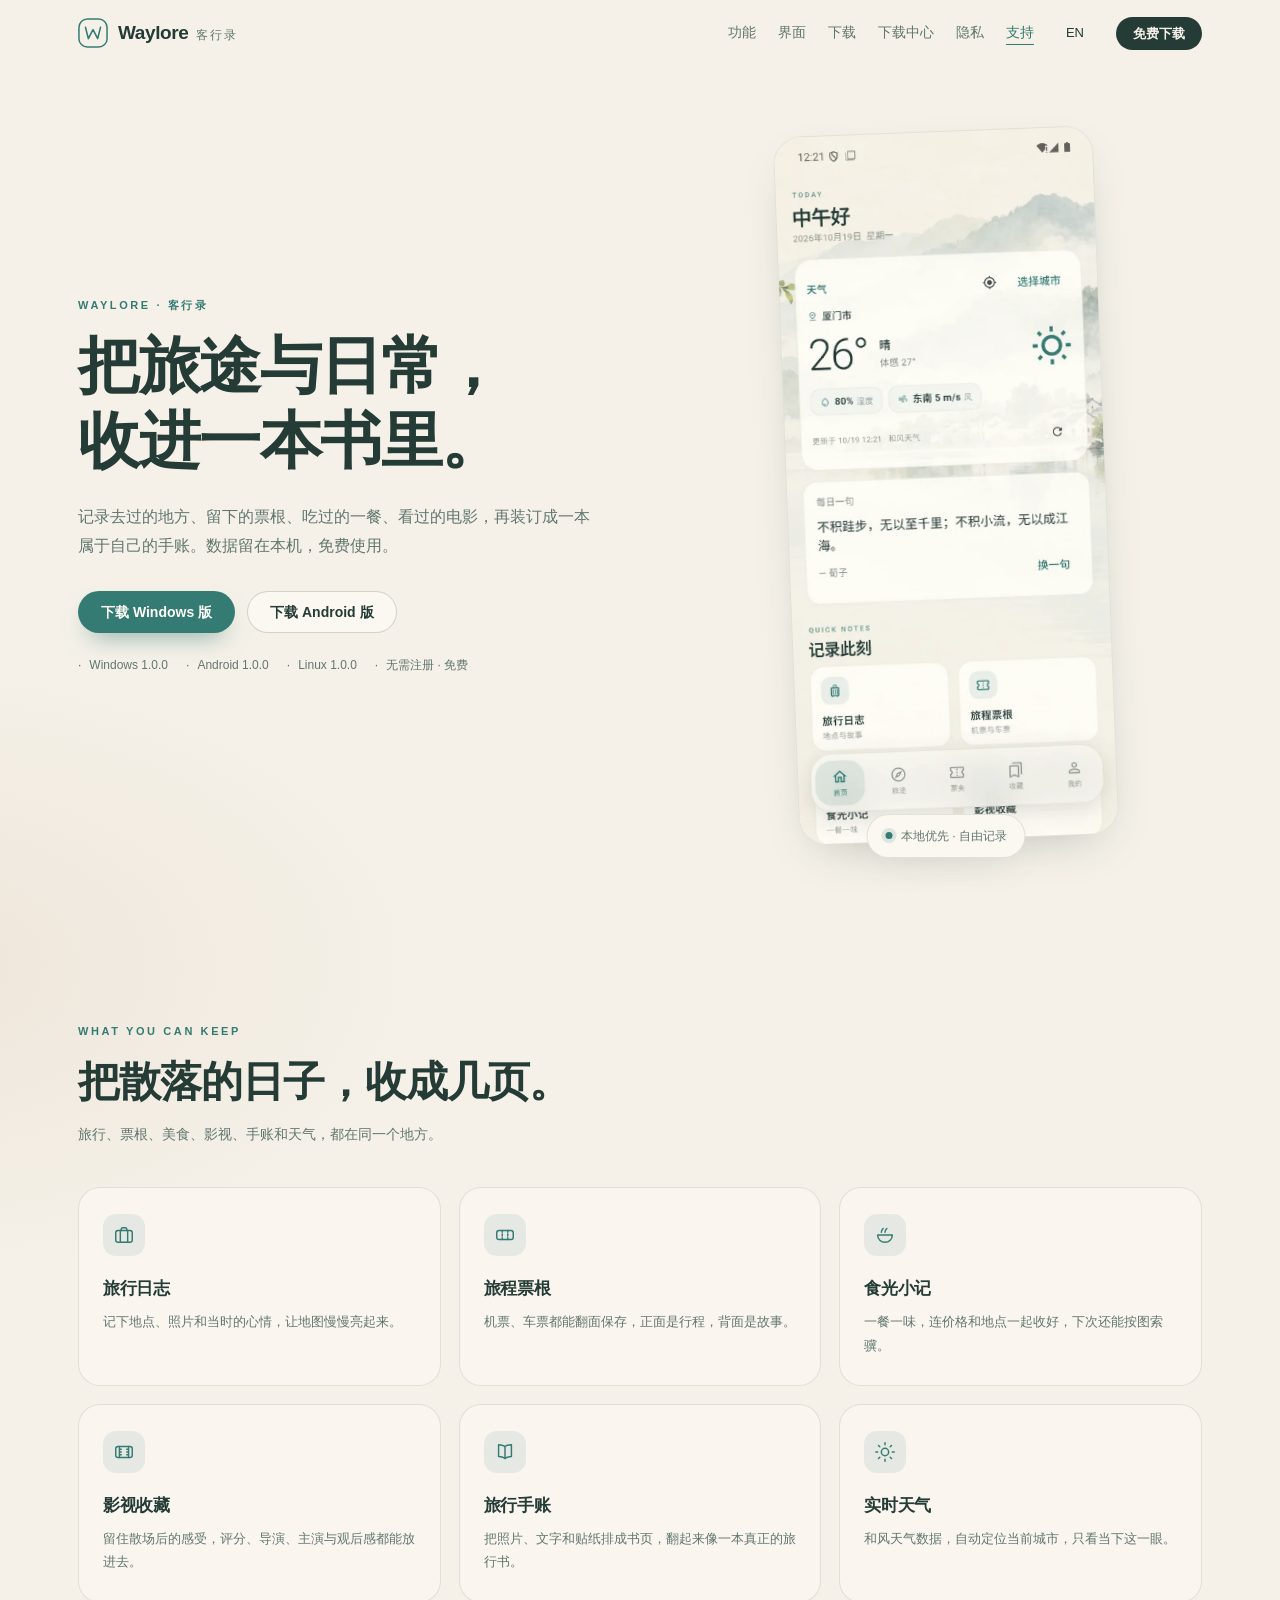
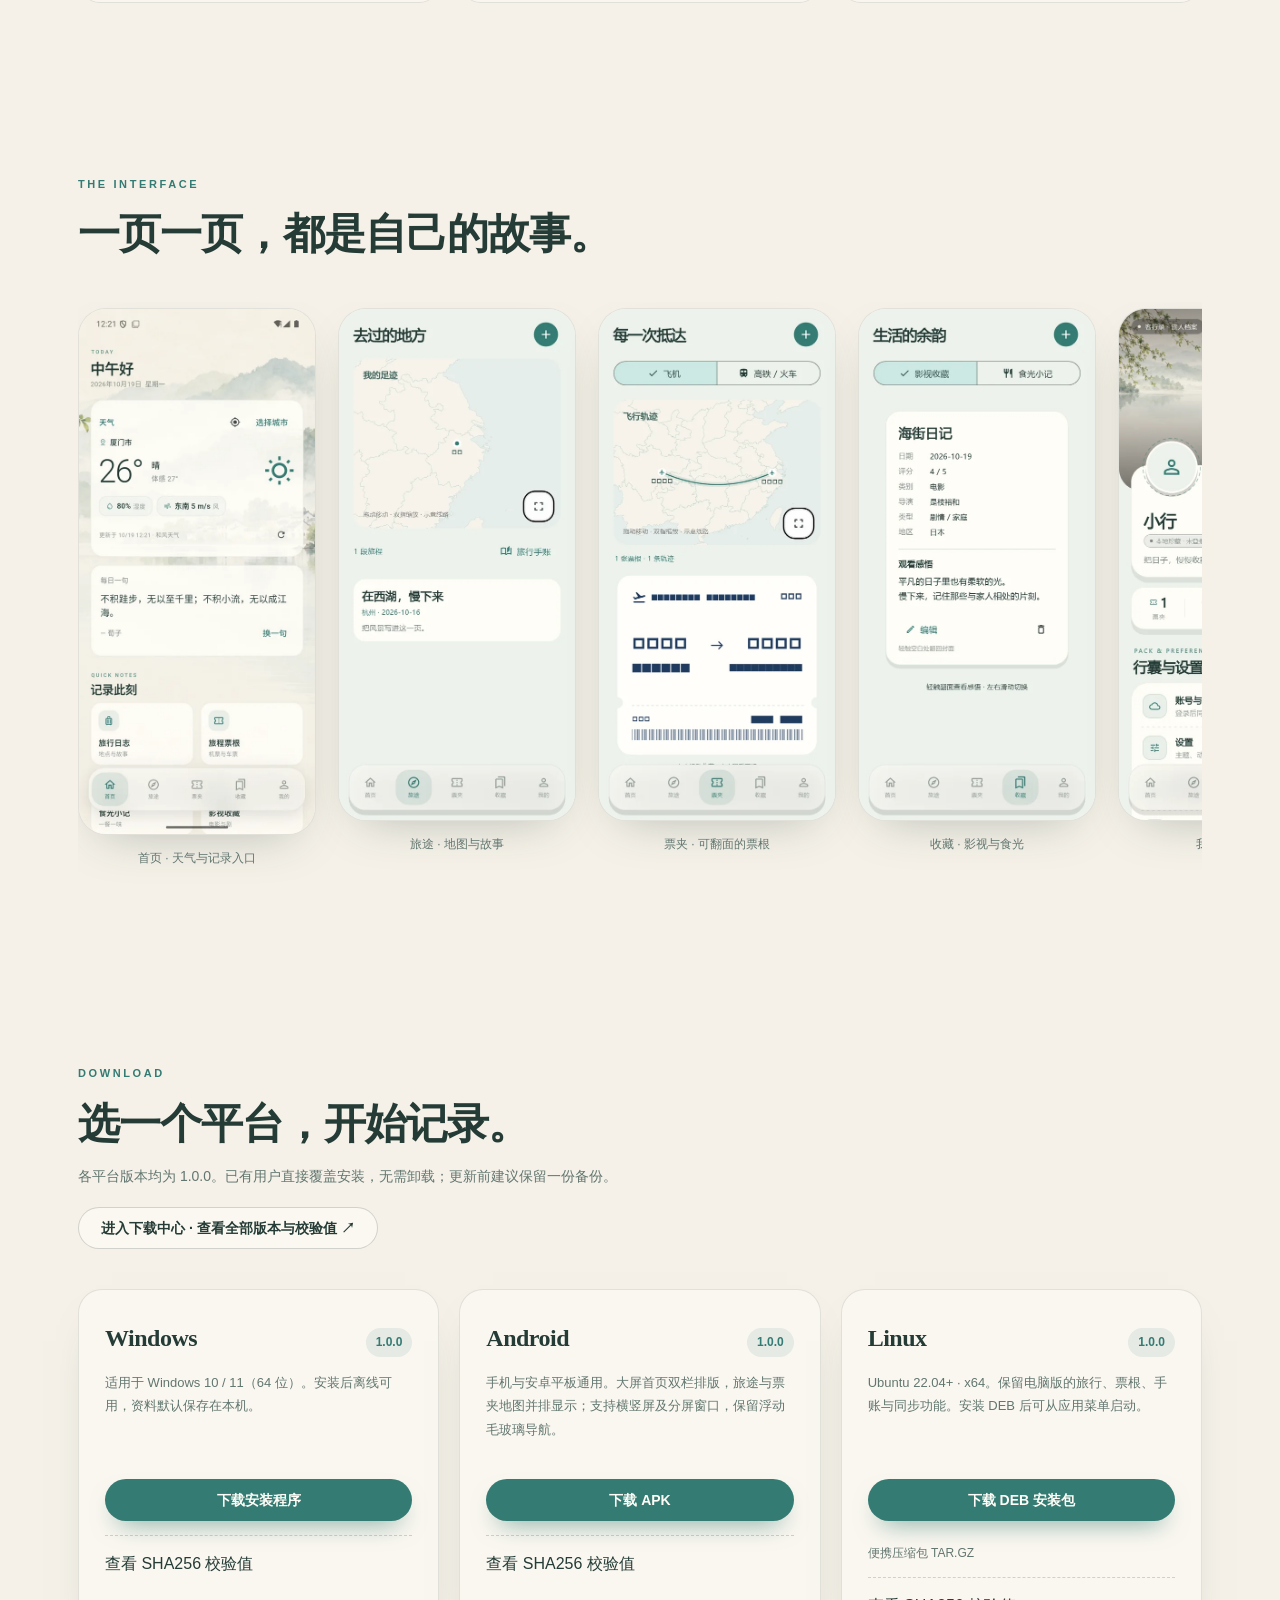
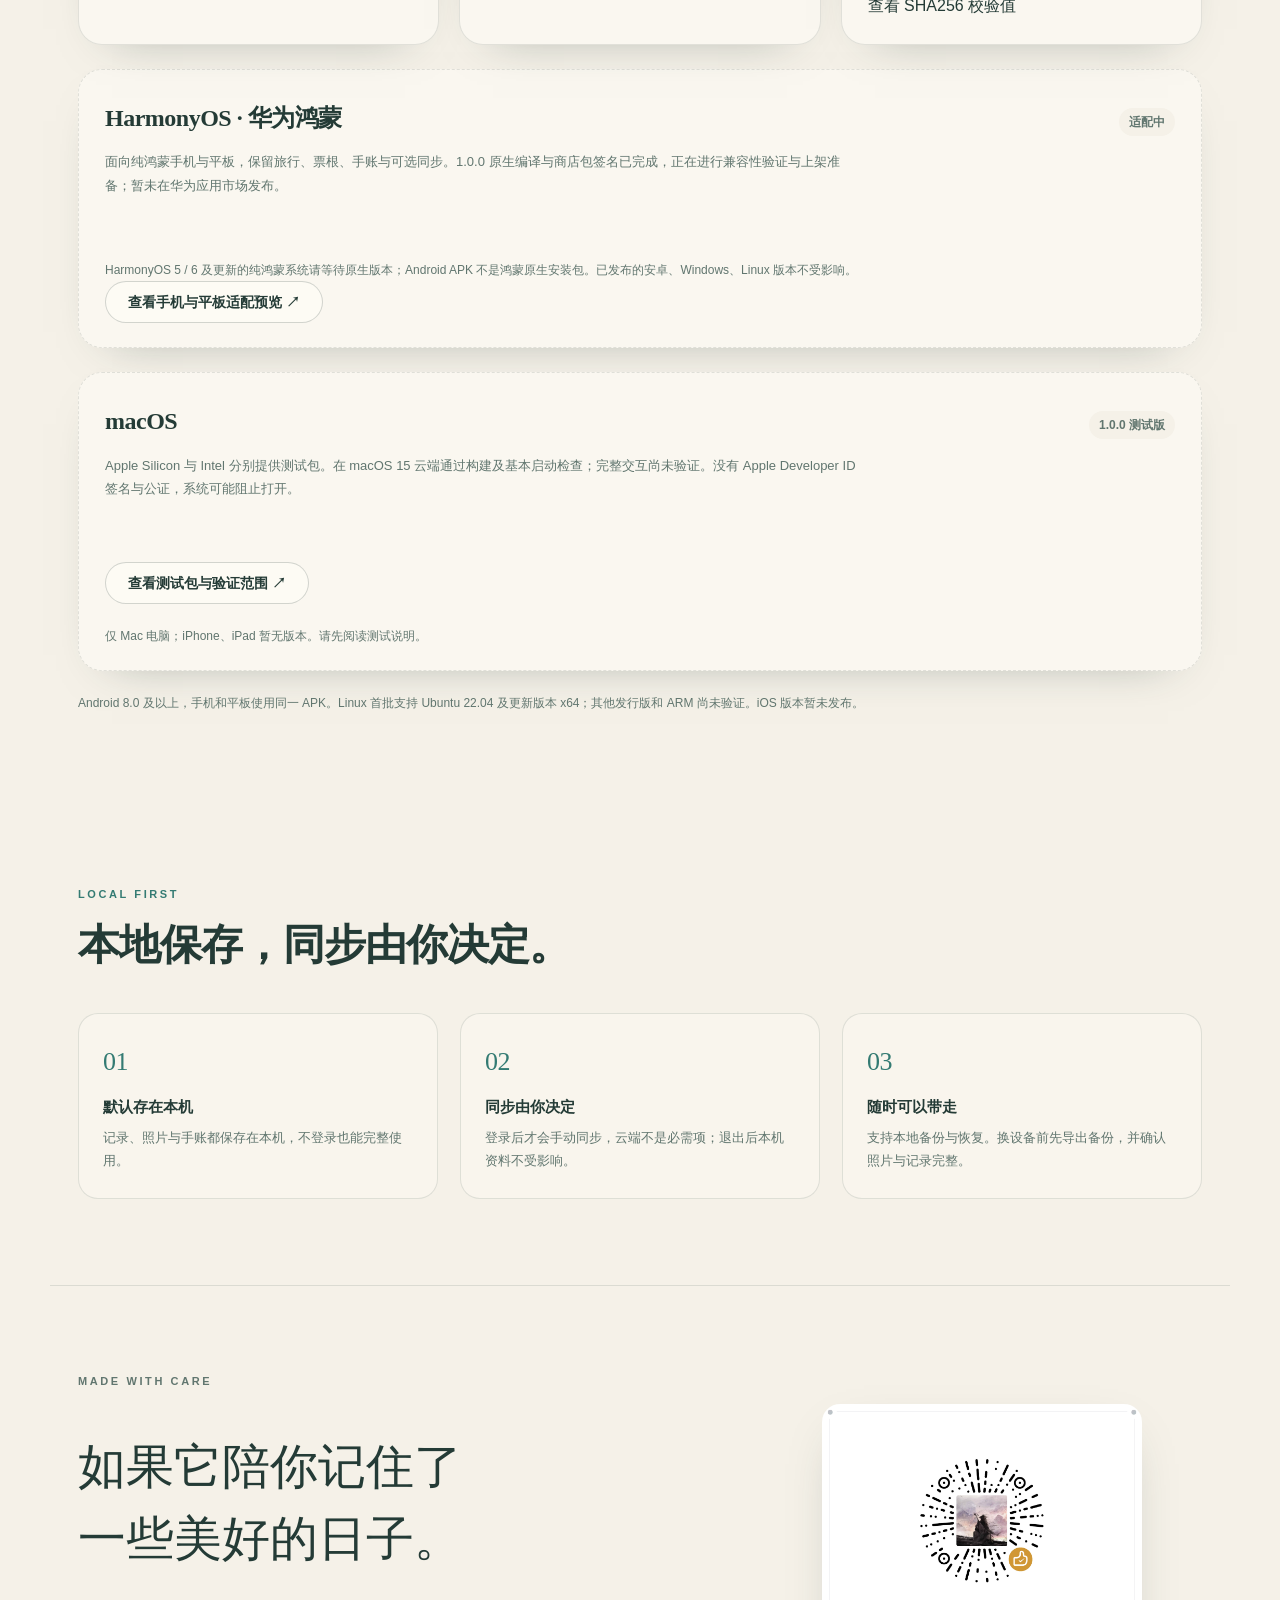
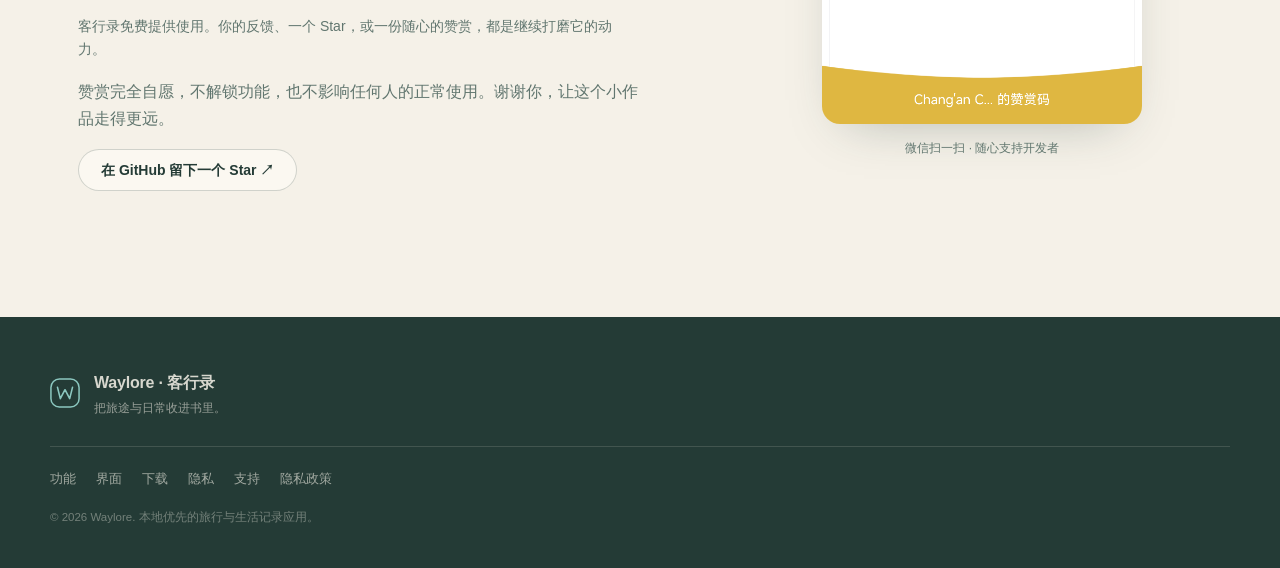
<file: index.html>
<!doctype html>
<html lang="zh-CN">
<head>
  <meta charset="utf-8">
  <meta name="viewport" content="width=device-width, initial-scale=1">
  <title>Waylore · 客行录 — 把旅途与日常收进书里</title>
  <meta name="description" content="Waylore（客行录）是一款本地优先的旅行与生活记录应用：旅行日志、票根、食光、影视、手账与实时天气。支持 Windows 与 Android，免费下载。">
  <meta property="og:title" content="Waylore · 客行录">
  <meta property="og:description" content="把旅途与日常，收进一本书里。">
  <meta property="og:image" content="assets/app.png">
  <link rel="icon" href="assets/app.png">
  <link rel="stylesheet" href="styles.css">
</head>
<body>
  <header class="site-header">
    <a class="brand" href="#top" aria-label="Waylore 首页">
      <svg class="mark" viewBox="0 0 32 32" aria-hidden="true">
        <rect x="1" y="1" width="30" height="30" rx="9" fill="none" stroke="currentColor" stroke-width="1.6"/>
        <path d="M8 10l3 12 5-9.5 5 9.5 3-12" fill="none" stroke="currentColor" stroke-width="1.7" stroke-linecap="round" stroke-linejoin="round"/>
      </svg>
      <span class="brand-text">Waylore<span class="brand-cn">客行录</span></span>
    </a>
    <nav class="site-nav">
      <a href="#features">功能</a>
      <a href="#screens">界面</a>
      <a href="#download">下载</a>
      <a href="download.html">下载中心</a>
      <a href="#privacy">隐私</a>
      <a href="#support">支持</a>
    </nav>
    <a class="language-link" href="en.html" lang="en">EN</a>
    <a class="btn btn-small" href="#download">免费下载</a>
  </header>

  <main id="top">
    <section class="hero">
      <div class="hero-copy">
        <p class="eyebrow">WAYLORE · 客行录</p>
        <h1>把旅途与日常，<br>收进一本书里。</h1>
        <p class="lede">记录去过的地方、留下的票根、吃过的一餐、看过的电影，再装订成一本属于自己的手账。数据留在本机，免费使用。</p>
        <div class="cta-row">
          <a class="btn btn-primary" href="https://github.com/changanhe1205-afk/kexinglu/releases/latest/download/Kexinglu-Setup-1.0.0.exe" download>下载 Windows 版</a>
          <a class="btn btn-ghost" href="https://github.com/changanhe1205-afk/kexinglu/releases/latest/download/Kexinglu-Android-1.0.0.apk" download>下载 Android 版</a>
        </div>
        <ul class="hero-meta">
          <li>Windows 1.0.0</li>
          <li>Android 1.0.0</li>
          <li>Linux 1.0.0</li>
          <li>无需注册 · 免费</li>
        </ul>
      </div>
      <div class="hero-art">
        <div class="phone hero-phone">
          <img src="assets/screenshots/home.webp" alt="Waylore 首页：问候、实时天气、每日一句与快捷记录">
        </div>
        <div class="float-card"><span class="dot"></span>本地优先 · 自由记录</div>
      </div>
    </section>

    <section id="features" class="section">
      <div class="section-head">
        <p class="eyebrow">WHAT YOU CAN KEEP</p>
        <h2>把散落的日子，收成几页。</h2>
        <p class="section-sub">旅行、票根、美食、影视、手账和天气，都在同一个地方。</p>
      </div>
      <div class="feature-grid">
        <article class="feature">
          <span class="icon"><svg viewBox="0 0 24 24" fill="none" stroke="currentColor" stroke-width="1.6" stroke-linecap="round" stroke-linejoin="round"><rect x="3" y="7" width="18" height="13" rx="2.5"/><path d="M9 7V5.5A1.5 1.5 0 0 1 10.5 4h3A1.5 1.5 0 0 1 15 5.5V7"/><path d="M8 7v13M16 7v13"/></svg></span>
          <h3>旅行日志</h3>
          <p>记下地点、照片和当时的心情，让地图慢慢亮起来。</p>
        </article>
        <article class="feature">
          <span class="icon"><svg viewBox="0 0 24 24" fill="none" stroke="currentColor" stroke-width="1.6" stroke-linecap="round" stroke-linejoin="round"><rect x="3" y="7" width="18" height="10" rx="2.5"/><path d="M9 7v10M15 7v10" stroke-dasharray="2 2"/></svg></span>
          <h3>旅程票根</h3>
          <p>机票、车票都能翻面保存，正面是行程，背面是故事。</p>
        </article>
        <article class="feature">
          <span class="icon"><svg viewBox="0 0 24 24" fill="none" stroke="currentColor" stroke-width="1.6" stroke-linecap="round" stroke-linejoin="round"><path d="M4 12h16a8 8 0 0 1-16 0Z"/><path d="M8 9c0-2 1-3 2-4M12 9c0-2 1-3 2-4"/></svg></span>
          <h3>食光小记</h3>
          <p>一餐一味，连价格和地点一起收好，下次还能按图索骥。</p>
        </article>
        <article class="feature">
          <span class="icon"><svg viewBox="0 0 24 24" fill="none" stroke="currentColor" stroke-width="1.6" stroke-linecap="round" stroke-linejoin="round"><rect x="3" y="6" width="18" height="12" rx="2.5"/><path d="M7 6v12M17 6v12M7 9h2M7 12h2M7 15h2M15 9h2M15 12h2M15 15h2"/></svg></span>
          <h3>影视收藏</h3>
          <p>留住散场后的感受，评分、导演、主演与观后感都能放进去。</p>
        </article>
        <article class="feature">
          <span class="icon"><svg viewBox="0 0 24 24" fill="none" stroke="currentColor" stroke-width="1.6" stroke-linecap="round" stroke-linejoin="round"><path d="M12 6c-2-1.5-4.5-2-7-2v13c2.5 0 5 .5 7 2 2-1.5 4.5-2 7-2V4c-2.5 0-5 .5-7 2Z"/><path d="M12 6v13"/></svg></span>
          <h3>旅行手账</h3>
          <p>把照片、文字和贴纸排成书页，翻起来像一本真正的旅行书。</p>
        </article>
        <article class="feature">
          <span class="icon"><svg viewBox="0 0 24 24" fill="none" stroke="currentColor" stroke-width="1.6" stroke-linecap="round" stroke-linejoin="round"><circle cx="12" cy="12" r="4"/><path d="M12 2v2M12 20v2M2 12h2M20 12h2M4.9 4.9l1.4 1.4M17.7 17.7l1.4 1.4M19.1 4.9l-1.4 1.4M6.3 17.7l-1.4 1.4"/></svg></span>
          <h3>实时天气</h3>
          <p>和风天气数据，自动定位当前城市，只看当下这一眼。</p>
        </article>
      </div>
    </section>

    <section id="screens" class="section">
      <div class="section-head">
        <p class="eyebrow">THE INTERFACE</p>
        <h2>一页一页，都是自己的故事。</h2>
      </div>
      <div class="shots" aria-label="应用界面预览">
        <figure class="shot"><div class="phone"><img src="assets/screenshots/home.webp" alt="首页"></div><figcaption>首页 · 天气与记录入口</figcaption></figure>
        <figure class="shot"><div class="phone"><img src="assets/screenshots/travel.webp" alt="旅途"></div><figcaption>旅途 · 地图与故事</figcaption></figure>
        <figure class="shot"><div class="phone"><img src="assets/screenshots/tickets.webp" alt="票夹"></div><figcaption>票夹 · 可翻面的票根</figcaption></figure>
        <figure class="shot"><div class="phone"><img src="assets/screenshots/collection.webp" alt="收藏"></div><figcaption>收藏 · 影视与食光</figcaption></figure>
        <figure class="shot"><div class="phone"><img src="assets/screenshots/profile.webp" alt="我的"></div><figcaption>我的 · 旅人档案</figcaption></figure>
        <figure class="shot"><div class="phone"><img src="assets/screenshots/search.webp" alt="城市搜索"></div><figcaption>城市搜索 · 全国区县</figcaption></figure>
      </div>
    </section>

    <section id="download" class="section download">
      <div class="section-head">
        <p class="eyebrow">DOWNLOAD</p>
        <h2>选一个平台，开始记录。</h2>
        <p class="section-sub">各平台版本均为 1.0.0。已有用户直接覆盖安装，无需卸载；更新前建议保留一份备份。</p>
        <p style="margin-top:18px"><a class="btn btn-ghost" href="download.html">进入下载中心 · 查看全部版本与校验值 ↗</a></p>
      </div>
      <div class="download-grid">
        <article class="download-card">
          <div class="download-top">
            <span class="platform">Windows</span>
            <span class="ver">1.0.0</span>
          </div>
          <p class="desc">适用于 Windows 10 / 11（64 位）。安装后离线可用，资料默认保存在本机。</p>
          <a class="btn btn-primary full" href="https://github.com/changanhe1205-afk/kexinglu/releases/latest/download/Kexinglu-Setup-1.0.0.exe" download>下载安装程序</a>
          <div class="hash"><a href="https://github.com/changanhe1205-afk/kexinglu/releases/latest/download/SHA256SUMS.txt">查看 SHA256 校验值</a></div>
        </article>
        <article class="download-card">
          <div class="download-top">
            <span class="platform">Android</span>
            <span class="ver">1.0.0</span>
          </div>
          <p class="desc">手机与安卓平板通用。大屏首页双栏排版，旅途与票夹地图并排显示；支持横竖屏及分屏窗口，保留浮动毛玻璃导航。</p>
          <a class="btn btn-primary full" href="https://github.com/changanhe1205-afk/kexinglu/releases/latest/download/Kexinglu-Android-1.0.0.apk" download>下载 APK</a>
          <div class="hash"><a href="https://github.com/changanhe1205-afk/kexinglu/releases/latest/download/SHA256SUMS.txt">查看 SHA256 校验值</a></div>
        </article>
        <article class="download-card"><div class="download-top"><span class="platform">Linux</span><span class="ver">1.0.0</span></div><p class="desc">Ubuntu 22.04+ · x64。保留电脑版的旅行、票根、手账与同步功能。安装 DEB 后可从应用菜单启动。</p><a class="btn btn-primary full" href="https://github.com/changanhe1205-afk/kexinglu/releases/latest/download/Kexinglu-Linux-1.0.0-amd64.deb">下载 DEB 安装包</a><p class="note"><a href="https://github.com/changanhe1205-afk/kexinglu/releases/latest/download/Kexinglu-Linux-1.0.0-x86_64.tar.gz">便携压缩包 TAR.GZ</a></p><div class="hash"><a href="https://github.com/changanhe1205-afk/kexinglu/releases/latest/download/SHA256SUMS.txt">查看 SHA256 校验值</a></div></article>
      </div>
      <article class="download-card harmony-status" id="harmonyos">
        <div class="download-top"><span class="platform">HarmonyOS · 华为鸿蒙</span><span class="ver">适配中</span></div>
        <p class="desc">面向纯鸿蒙手机与平板，保留旅行、票根、手账与可选同步。1.0.0 原生编译与商店包签名已完成，正在进行兼容性验证与上架准备；暂未在华为应用市场发布。</p>
        <p class="note">HarmonyOS 5 / 6 及更新的纯鸿蒙系统请等待原生版本；Android APK 不是鸿蒙原生安装包。已发布的安卓、Windows、Linux 版本不受影响。</p>
        <a class="btn btn-ghost" href="harmony.html">查看手机与平板适配预览 ↗</a>
      </article>
      <article class="download-card harmony-status" id="macos"><div class="download-top"><span class="platform">macOS</span><span class="ver">1.0.0 测试版</span></div><p class="desc">Apple Silicon 与 Intel 分别提供测试包。在 macOS 15 云端通过构建及基本启动检查；完整交互尚未验证。没有 Apple Developer ID 签名与公证，系统可能阻止打开。</p><a class="btn btn-ghost" href="https://github.com/changanhe1205-afk/kexinglu/releases/tag/v1.0.0-macos-preview1">查看测试包与验证范围 ↗</a><p class="note">仅 Mac 电脑；iPhone、iPad 暂无版本。请先阅读测试说明。</p></article>
      <p class="note">Android 8.0 及以上，手机和平板使用同一 APK。Linux 首批支持 Ubuntu 22.04 及更新版本 x64；其他发行版和 ARM 尚未验证。iOS 版本暂未发布。</p>
    </section>

    <section id="privacy" class="section privacy">
      <div class="section-head">
        <p class="eyebrow">LOCAL FIRST</p>
        <h2>本地保存，同步由你决定。</h2>
      </div>
      <div class="privacy-grid">
        <article><span class="num">01</span><h3>默认存在本机</h3><p>记录、照片与手账都保存在本机，不登录也能完整使用。</p></article>
        <article><span class="num">02</span><h3>同步由你决定</h3><p>登录后才会手动同步，云端不是必需项；退出后本机资料不受影响。</p></article>
        <article><span class="num">03</span><h3>随时可以带走</h3><p>支持本地备份与恢复。换设备前先导出备份，并确认照片与记录完整。</p></article>
      </div>
    </section>
    <section id="support" class="section support-section">
      <div><p class="eyebrow">MADE WITH CARE</p><h2>如果它陪你记住了<br>一些美好的日子。</h2>
      <p class="section-sub">客行录免费提供使用。你的反馈、一个 Star，或一份随心的赞赏，都是继续打磨它的动力。</p>
      <p>赞赏完全自愿，不解锁功能，也不影响任何人的正常使用。谢谢你，让这个小作品走得更远。</p>
      <a class="btn btn-ghost" href="https://github.com/changanhe1205-afk/kexinglu" target="_blank" rel="noopener">在 GitHub 留下一个 Star ↗</a></div>
      <figure class="support-code"><a href="assets/support-wechat.png" target="_blank" rel="noopener"><img src="assets/support-wechat.png" alt="开发者的微信赞赏码，点击查看原图" loading="lazy" width="1229" height="1229"></a><figcaption>微信扫一扫 · 随心支持开发者</figcaption></figure>
    </section>
  </main>

  <footer class="site-footer">
    <div class="footer-brand">
      <svg class="mark" viewBox="0 0 32 32" aria-hidden="true">
        <rect x="1" y="1" width="30" height="30" rx="9" fill="none" stroke="currentColor" stroke-width="1.6"/>
        <path d="M8 10l3 12 5-9.5 5 9.5 3-12" fill="none" stroke="currentColor" stroke-width="1.7" stroke-linecap="round" stroke-linejoin="round"/>
      </svg>
      <div>
        <strong>Waylore · 客行录</strong>
        <span>把旅途与日常收进书里。</span>
      </div>
    </div>
    <div class="footer-links">
      <a href="#features">功能</a>
      <a href="#screens">界面</a>
      <a href="#download">下载</a>
      <a href="#privacy">隐私</a>
      <a href="#support">支持</a>
      <a href="privacy.html">隐私政策</a>
    </div>
    <p class="copyright">© 2026 Waylore. 本地优先的旅行与生活记录应用。</p>
  </footer>

  <script src="app.js"></script>
</body>
</html>
</file>
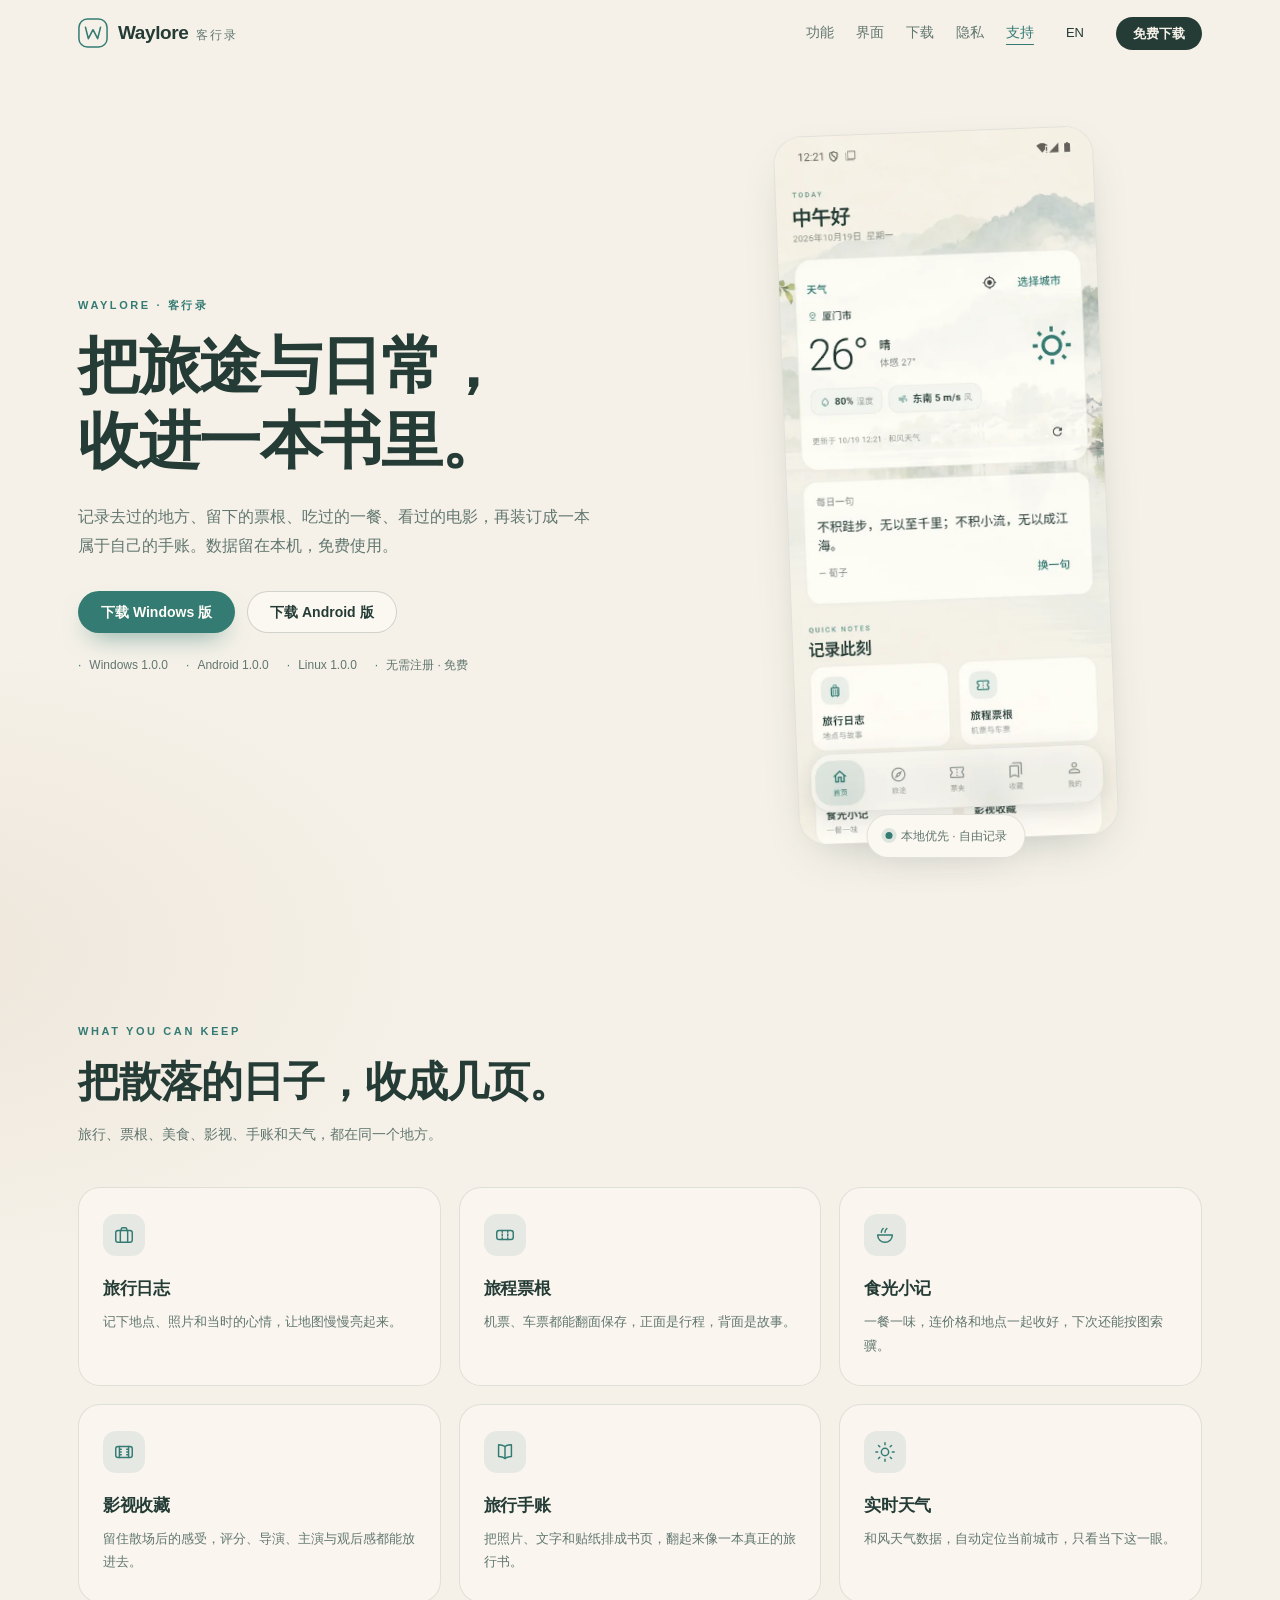
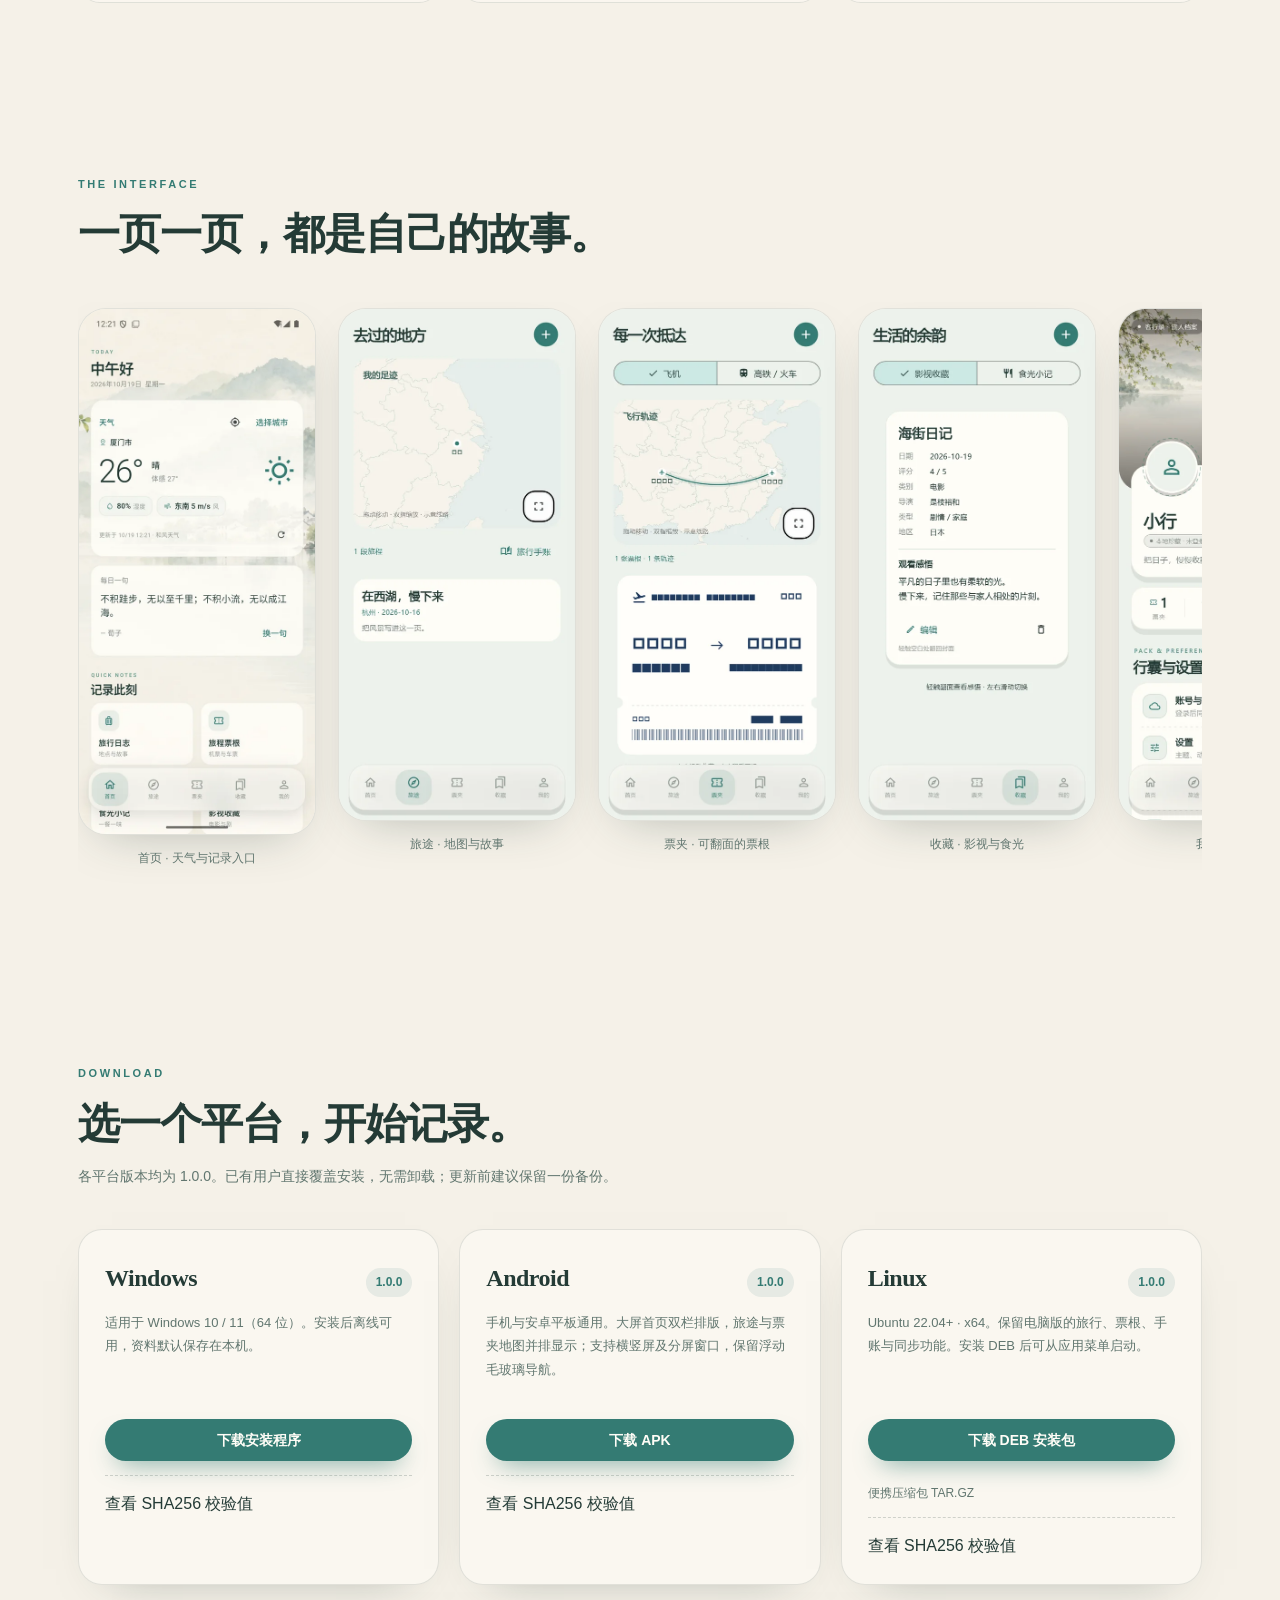
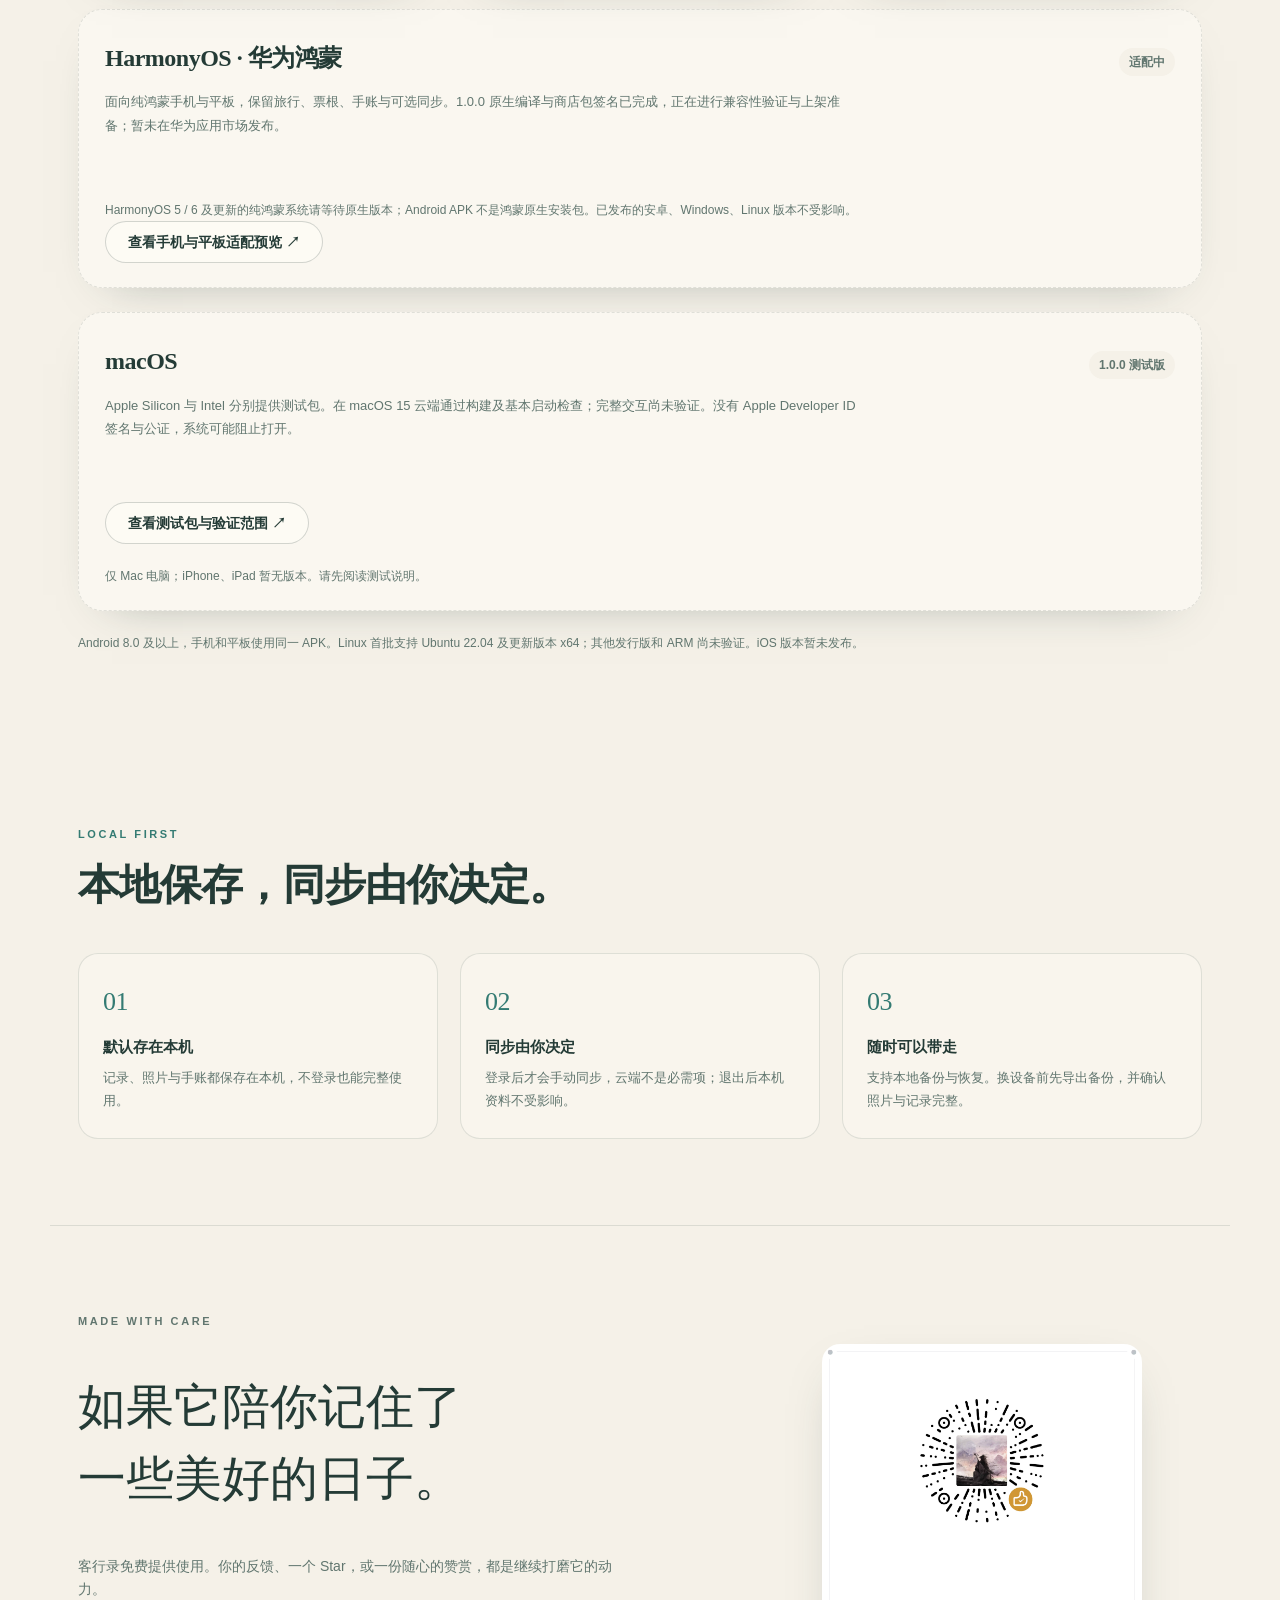
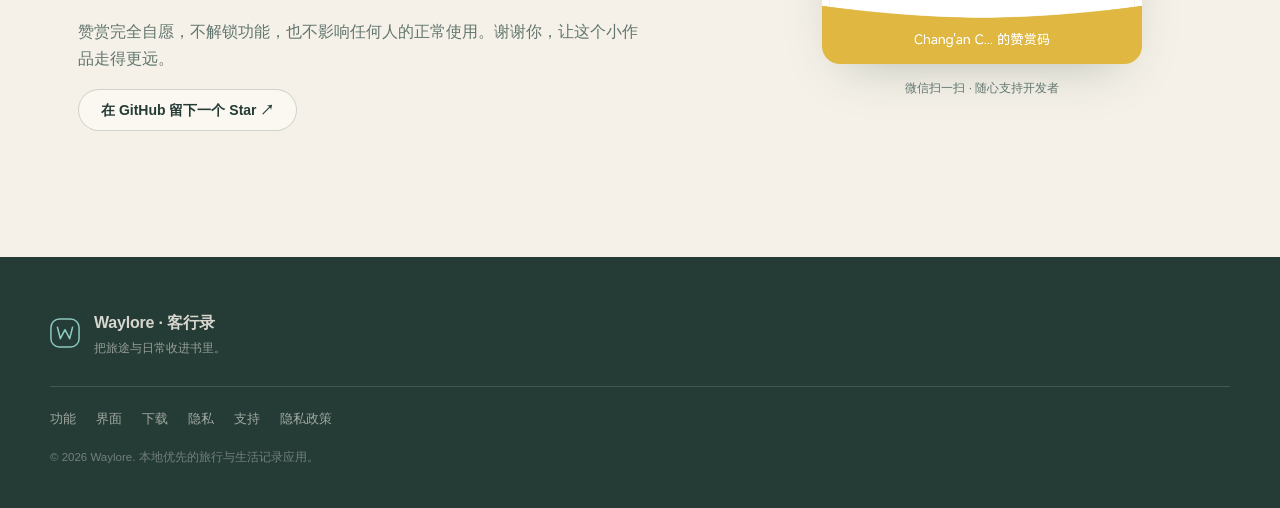
<file: website/index.html>
<!doctype html>
<html lang="zh-CN">
<head>
  <meta charset="utf-8">
  <meta name="viewport" content="width=device-width, initial-scale=1">
  <title>Waylore · 客行录 — 把旅途与日常收进书里</title>
  <meta name="description" content="Waylore（客行录）是一款本地优先的旅行与生活记录应用：旅行日志、票根、食光、影视、手账与实时天气。支持 Windows 与 Android，免费下载。">
  <meta property="og:title" content="Waylore · 客行录">
  <meta property="og:description" content="把旅途与日常，收进一本书里。">
  <meta property="og:image" content="assets/app.png">
  <link rel="icon" href="assets/app.png">
  <link rel="stylesheet" href="styles.css">
</head>
<body>
  <header class="site-header">
    <a class="brand" href="#top" aria-label="Waylore 首页">
      <svg class="mark" viewBox="0 0 32 32" aria-hidden="true">
        <rect x="1" y="1" width="30" height="30" rx="9" fill="none" stroke="currentColor" stroke-width="1.6"/>
        <path d="M8 10l3 12 5-9.5 5 9.5 3-12" fill="none" stroke="currentColor" stroke-width="1.7" stroke-linecap="round" stroke-linejoin="round"/>
      </svg>
      <span class="brand-text">Waylore<span class="brand-cn">客行录</span></span>
    </a>
    <nav class="site-nav">
      <a href="#features">功能</a>
      <a href="#screens">界面</a>
      <a href="#download">下载</a>
      <a href="#privacy">隐私</a>
      <a href="#support">支持</a>
    </nav>
    <a class="language-link" href="en.html" lang="en">EN</a>
    <a class="btn btn-small" href="#download">免费下载</a>
  </header>

  <main id="top">
    <section class="hero">
      <div class="hero-copy">
        <p class="eyebrow">WAYLORE · 客行录</p>
        <h1>把旅途与日常，<br>收进一本书里。</h1>
        <p class="lede">记录去过的地方、留下的票根、吃过的一餐、看过的电影，再装订成一本属于自己的手账。数据留在本机，免费使用。</p>
        <div class="cta-row">
          <a class="btn btn-primary" href="https://github.com/changanhe1205-afk/kexinglu/releases/latest/download/Kexinglu-Setup-1.0.0.exe" download>下载 Windows 版</a>
          <a class="btn btn-ghost" href="https://github.com/changanhe1205-afk/kexinglu/releases/latest/download/Kexinglu-Android-1.0.0.apk" download>下载 Android 版</a>
        </div>
        <ul class="hero-meta">
          <li>Windows 1.0.0</li>
          <li>Android 1.0.0</li>
          <li>Linux 1.0.0</li>
          <li>无需注册 · 免费</li>
        </ul>
      </div>
      <div class="hero-art">
        <div class="phone hero-phone">
          <img src="assets/screenshots/home.webp" alt="Waylore 首页：问候、实时天气、每日一句与快捷记录">
        </div>
        <div class="float-card"><span class="dot"></span>本地优先 · 自由记录</div>
      </div>
    </section>

    <section id="features" class="section">
      <div class="section-head">
        <p class="eyebrow">WHAT YOU CAN KEEP</p>
        <h2>把散落的日子，收成几页。</h2>
        <p class="section-sub">旅行、票根、美食、影视、手账和天气，都在同一个地方。</p>
      </div>
      <div class="feature-grid">
        <article class="feature">
          <span class="icon"><svg viewBox="0 0 24 24" fill="none" stroke="currentColor" stroke-width="1.6" stroke-linecap="round" stroke-linejoin="round"><rect x="3" y="7" width="18" height="13" rx="2.5"/><path d="M9 7V5.5A1.5 1.5 0 0 1 10.5 4h3A1.5 1.5 0 0 1 15 5.5V7"/><path d="M8 7v13M16 7v13"/></svg></span>
          <h3>旅行日志</h3>
          <p>记下地点、照片和当时的心情，让地图慢慢亮起来。</p>
        </article>
        <article class="feature">
          <span class="icon"><svg viewBox="0 0 24 24" fill="none" stroke="currentColor" stroke-width="1.6" stroke-linecap="round" stroke-linejoin="round"><rect x="3" y="7" width="18" height="10" rx="2.5"/><path d="M9 7v10M15 7v10" stroke-dasharray="2 2"/></svg></span>
          <h3>旅程票根</h3>
          <p>机票、车票都能翻面保存，正面是行程，背面是故事。</p>
        </article>
        <article class="feature">
          <span class="icon"><svg viewBox="0 0 24 24" fill="none" stroke="currentColor" stroke-width="1.6" stroke-linecap="round" stroke-linejoin="round"><path d="M4 12h16a8 8 0 0 1-16 0Z"/><path d="M8 9c0-2 1-3 2-4M12 9c0-2 1-3 2-4"/></svg></span>
          <h3>食光小记</h3>
          <p>一餐一味，连价格和地点一起收好，下次还能按图索骥。</p>
        </article>
        <article class="feature">
          <span class="icon"><svg viewBox="0 0 24 24" fill="none" stroke="currentColor" stroke-width="1.6" stroke-linecap="round" stroke-linejoin="round"><rect x="3" y="6" width="18" height="12" rx="2.5"/><path d="M7 6v12M17 6v12M7 9h2M7 12h2M7 15h2M15 9h2M15 12h2M15 15h2"/></svg></span>
          <h3>影视收藏</h3>
          <p>留住散场后的感受，评分、导演、主演与观后感都能放进去。</p>
        </article>
        <article class="feature">
          <span class="icon"><svg viewBox="0 0 24 24" fill="none" stroke="currentColor" stroke-width="1.6" stroke-linecap="round" stroke-linejoin="round"><path d="M12 6c-2-1.5-4.5-2-7-2v13c2.5 0 5 .5 7 2 2-1.5 4.5-2 7-2V4c-2.5 0-5 .5-7 2Z"/><path d="M12 6v13"/></svg></span>
          <h3>旅行手账</h3>
          <p>把照片、文字和贴纸排成书页，翻起来像一本真正的旅行书。</p>
        </article>
        <article class="feature">
          <span class="icon"><svg viewBox="0 0 24 24" fill="none" stroke="currentColor" stroke-width="1.6" stroke-linecap="round" stroke-linejoin="round"><circle cx="12" cy="12" r="4"/><path d="M12 2v2M12 20v2M2 12h2M20 12h2M4.9 4.9l1.4 1.4M17.7 17.7l1.4 1.4M19.1 4.9l-1.4 1.4M6.3 17.7l-1.4 1.4"/></svg></span>
          <h3>实时天气</h3>
          <p>和风天气数据，自动定位当前城市，只看当下这一眼。</p>
        </article>
      </div>
    </section>

    <section id="screens" class="section">
      <div class="section-head">
        <p class="eyebrow">THE INTERFACE</p>
        <h2>一页一页，都是自己的故事。</h2>
      </div>
      <div class="shots" aria-label="应用界面预览">
        <figure class="shot"><div class="phone"><img src="assets/screenshots/home.webp" alt="首页"></div><figcaption>首页 · 天气与记录入口</figcaption></figure>
        <figure class="shot"><div class="phone"><img src="assets/screenshots/travel.webp" alt="旅途"></div><figcaption>旅途 · 地图与故事</figcaption></figure>
        <figure class="shot"><div class="phone"><img src="assets/screenshots/tickets.webp" alt="票夹"></div><figcaption>票夹 · 可翻面的票根</figcaption></figure>
        <figure class="shot"><div class="phone"><img src="assets/screenshots/collection.webp" alt="收藏"></div><figcaption>收藏 · 影视与食光</figcaption></figure>
        <figure class="shot"><div class="phone"><img src="assets/screenshots/profile.webp" alt="我的"></div><figcaption>我的 · 旅人档案</figcaption></figure>
        <figure class="shot"><div class="phone"><img src="assets/screenshots/search.webp" alt="城市搜索"></div><figcaption>城市搜索 · 全国区县</figcaption></figure>
      </div>
    </section>

    <section id="download" class="section download">
      <div class="section-head">
        <p class="eyebrow">DOWNLOAD</p>
        <h2>选一个平台，开始记录。</h2>
        <p class="section-sub">各平台版本均为 1.0.0。已有用户直接覆盖安装，无需卸载；更新前建议保留一份备份。</p>
      </div>
      <div class="download-grid">
        <article class="download-card">
          <div class="download-top">
            <span class="platform">Windows</span>
            <span class="ver">1.0.0</span>
          </div>
          <p class="desc">适用于 Windows 10 / 11（64 位）。安装后离线可用，资料默认保存在本机。</p>
          <a class="btn btn-primary full" href="https://github.com/changanhe1205-afk/kexinglu/releases/latest/download/Kexinglu-Setup-1.0.0.exe" download>下载安装程序</a>
          <div class="hash"><a href="https://github.com/changanhe1205-afk/kexinglu/releases/latest/download/SHA256SUMS.txt">查看 SHA256 校验值</a></div>
        </article>
        <article class="download-card">
          <div class="download-top">
            <span class="platform">Android</span>
            <span class="ver">1.0.0</span>
          </div>
          <p class="desc">手机与安卓平板通用。大屏首页双栏排版，旅途与票夹地图并排显示；支持横竖屏及分屏窗口，保留浮动毛玻璃导航。</p>
          <a class="btn btn-primary full" href="https://github.com/changanhe1205-afk/kexinglu/releases/latest/download/Kexinglu-Android-1.0.0.apk" download>下载 APK</a>
          <div class="hash"><a href="https://github.com/changanhe1205-afk/kexinglu/releases/latest/download/SHA256SUMS.txt">查看 SHA256 校验值</a></div>
        </article>
        <article class="download-card"><div class="download-top"><span class="platform">Linux</span><span class="ver">1.0.0</span></div><p class="desc">Ubuntu 22.04+ · x64。保留电脑版的旅行、票根、手账与同步功能。安装 DEB 后可从应用菜单启动。</p><a class="btn btn-primary full" href="https://github.com/changanhe1205-afk/kexinglu/releases/latest/download/Kexinglu-Linux-1.0.0-amd64.deb">下载 DEB 安装包</a><p class="note"><a href="https://github.com/changanhe1205-afk/kexinglu/releases/latest/download/Kexinglu-Linux-1.0.0-x86_64.tar.gz">便携压缩包 TAR.GZ</a></p><div class="hash"><a href="https://github.com/changanhe1205-afk/kexinglu/releases/latest/download/SHA256SUMS.txt">查看 SHA256 校验值</a></div></article>
      </div>
      <article class="download-card harmony-status" id="harmonyos">
        <div class="download-top"><span class="platform">HarmonyOS · 华为鸿蒙</span><span class="ver">适配中</span></div>
        <p class="desc">面向纯鸿蒙手机与平板，保留旅行、票根、手账与可选同步。1.0.0 原生编译与商店包签名已完成，正在进行兼容性验证与上架准备；暂未在华为应用市场发布。</p>
        <p class="note">HarmonyOS 5 / 6 及更新的纯鸿蒙系统请等待原生版本；Android APK 不是鸿蒙原生安装包。已发布的安卓、Windows、Linux 版本不受影响。</p>
        <a class="btn btn-ghost" href="harmony.html">查看手机与平板适配预览 ↗</a>
      </article>
      <article class="download-card harmony-status" id="macos"><div class="download-top"><span class="platform">macOS</span><span class="ver">1.0.0 测试版</span></div><p class="desc">Apple Silicon 与 Intel 分别提供测试包。在 macOS 15 云端通过构建及基本启动检查；完整交互尚未验证。没有 Apple Developer ID 签名与公证，系统可能阻止打开。</p><a class="btn btn-ghost" href="https://github.com/changanhe1205-afk/kexinglu/releases/tag/v1.0.0-macos-preview1">查看测试包与验证范围 ↗</a><p class="note">仅 Mac 电脑；iPhone、iPad 暂无版本。请先阅读测试说明。</p></article>
      <p class="note">Android 8.0 及以上，手机和平板使用同一 APK。Linux 首批支持 Ubuntu 22.04 及更新版本 x64；其他发行版和 ARM 尚未验证。iOS 版本暂未发布。</p>
    </section>

    <section id="privacy" class="section privacy">
      <div class="section-head">
        <p class="eyebrow">LOCAL FIRST</p>
        <h2>本地保存，同步由你决定。</h2>
      </div>
      <div class="privacy-grid">
        <article><span class="num">01</span><h3>默认存在本机</h3><p>记录、照片与手账都保存在本机，不登录也能完整使用。</p></article>
        <article><span class="num">02</span><h3>同步由你决定</h3><p>登录后才会手动同步，云端不是必需项；退出后本机资料不受影响。</p></article>
        <article><span class="num">03</span><h3>随时可以带走</h3><p>支持本地备份与恢复。换设备前先导出备份，并确认照片与记录完整。</p></article>
      </div>
    </section>
    <section id="support" class="section support-section">
      <div><p class="eyebrow">MADE WITH CARE</p><h2>如果它陪你记住了<br>一些美好的日子。</h2>
      <p class="section-sub">客行录免费提供使用。你的反馈、一个 Star，或一份随心的赞赏，都是继续打磨它的动力。</p>
      <p>赞赏完全自愿，不解锁功能，也不影响任何人的正常使用。谢谢你，让这个小作品走得更远。</p>
      <a class="btn btn-ghost" href="https://github.com/changanhe1205-afk/kexinglu" target="_blank" rel="noopener">在 GitHub 留下一个 Star ↗</a></div>
      <figure class="support-code"><a href="assets/support-wechat.png" target="_blank" rel="noopener"><img src="assets/support-wechat.png" alt="开发者的微信赞赏码，点击查看原图" loading="lazy" width="1229" height="1229"></a><figcaption>微信扫一扫 · 随心支持开发者</figcaption></figure>
    </section>
  </main>

  <footer class="site-footer">
    <div class="footer-brand">
      <svg class="mark" viewBox="0 0 32 32" aria-hidden="true">
        <rect x="1" y="1" width="30" height="30" rx="9" fill="none" stroke="currentColor" stroke-width="1.6"/>
        <path d="M8 10l3 12 5-9.5 5 9.5 3-12" fill="none" stroke="currentColor" stroke-width="1.7" stroke-linecap="round" stroke-linejoin="round"/>
      </svg>
      <div>
        <strong>Waylore · 客行录</strong>
        <span>把旅途与日常收进书里。</span>
      </div>
    </div>
    <div class="footer-links">
      <a href="#features">功能</a>
      <a href="#screens">界面</a>
      <a href="#download">下载</a>
      <a href="#privacy">隐私</a>
      <a href="#support">支持</a>
      <a href="privacy.html">隐私政策</a>
    </div>
    <p class="copyright">© 2026 Waylore. 本地优先的旅行与生活记录应用。</p>
  </footer>

  <script src="app.js"></script>
</body>
</html>
</file>
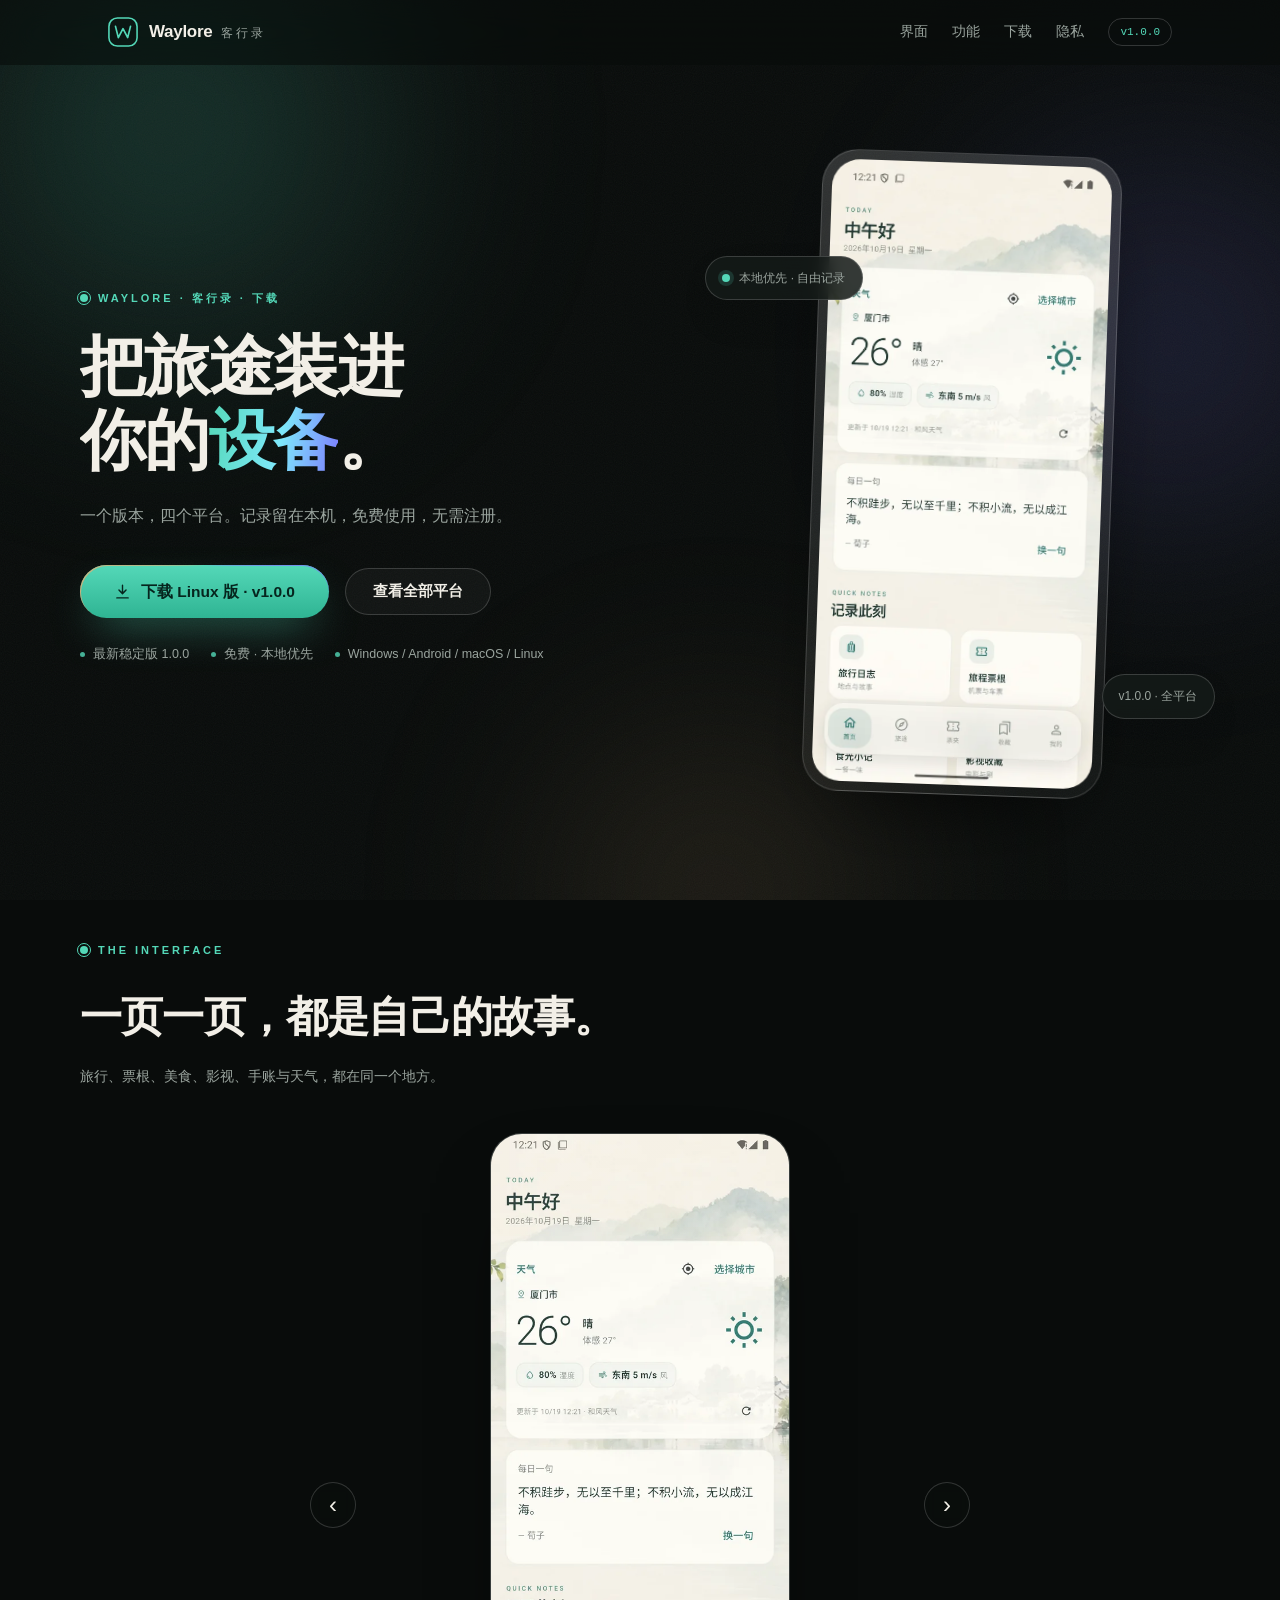
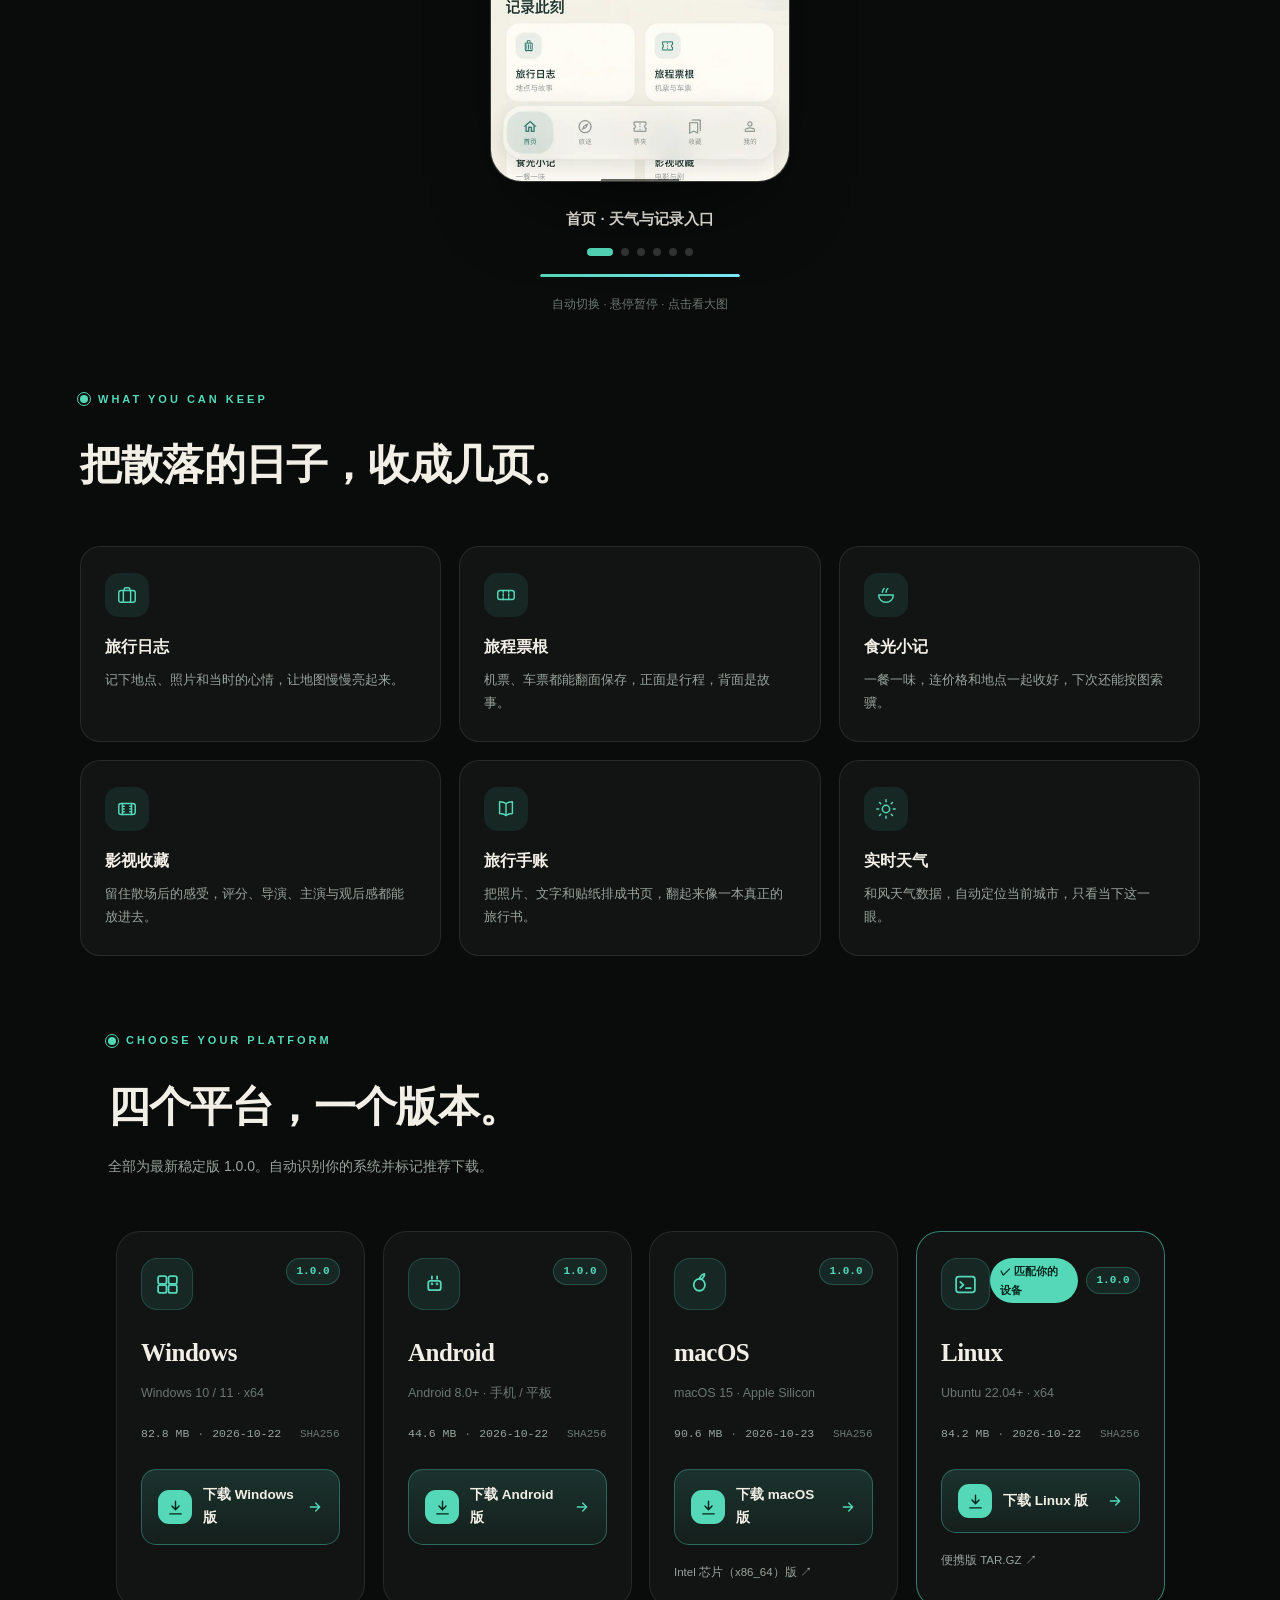
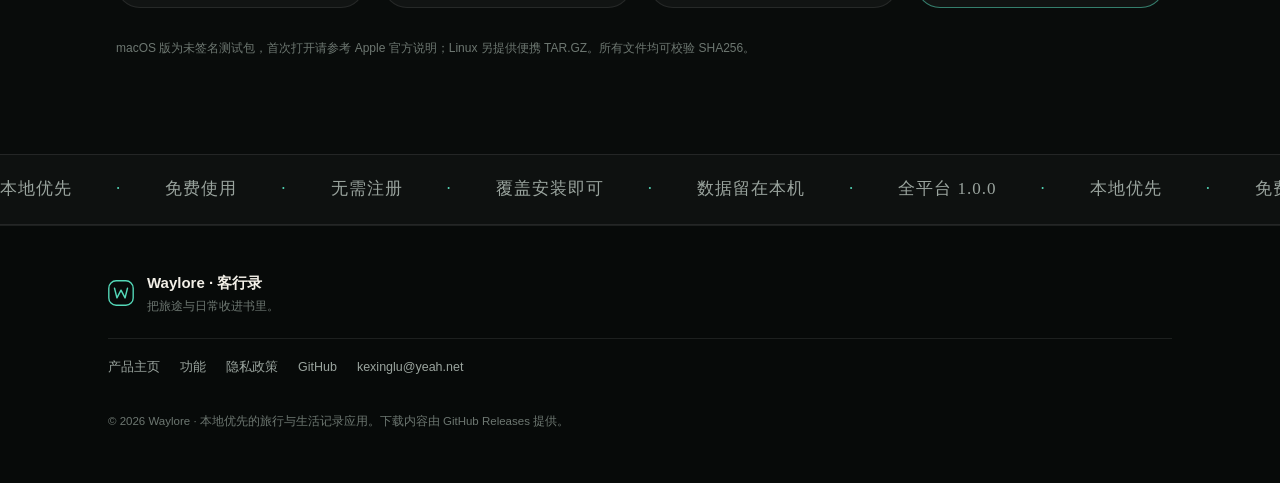
<file: download.html>
<!doctype html>
<html lang="zh-CN">
<head>
  <meta charset="utf-8">
  <meta name="viewport" content="width=device-width, initial-scale=1">
  <title>下载客行录 · Waylore — Windows / macOS / Linux / Android</title>
  <meta name="description" content="下载客行录（Waylore）最新版 1.0.0：Windows、Android、macOS 与 Linux，各平台一个安装包，免费、本地优先。">
  <meta property="og:title" content="下载客行录 · Waylore">
  <meta property="og:description" content="选择你的平台，获取最新版。免费、本地优先。">
  <meta property="og:image" content="assets/app.png">
  <link rel="icon" href="assets/app.png">
  <link rel="stylesheet" href="download.css">
</head>
<body>

  <div class="bg" aria-hidden="true">
    <span class="orb orb-1"></span>
    <span class="orb orb-2"></span>
    <span class="orb orb-3"></span>
  </div>

  <header class="nav" id="nav">
    <div class="container nav-inner">
      <a class="brand" href="index.html" aria-label="客行录 产品主页">
        <svg class="mark" viewBox="0 0 32 32" aria-hidden="true">
          <rect x="1" y="1" width="30" height="30" rx="9" fill="none" stroke="currentColor" stroke-width="1.7"/>
          <path d="M8 10l3 12 5-9.5 5 9.5 3-12" fill="none" stroke="currentColor" stroke-width="1.8" stroke-linecap="round" stroke-linejoin="round"/>
        </svg>
        <span class="brand-text">Waylore<span class="brand-cn">客行录</span></span>
      </a>
      <nav class="nav-links">
        <a href="#showcase">界面</a>
        <a href="#features">功能</a>
        <a href="#platforms">下载</a>
        <a href="index.html#privacy">隐私</a>
      </nav>
      <span class="nav-version">v1.0.0</span>
    </div>
  </header>

  <main>
    <section class="container hero">
      <div class="hero-copy">
        <p class="eyebrow"><span class="pulse"></span>Waylore · 客行录 · 下载</p>
        <h1 class="hero-title">
          <span class="line"><span class="line-inner">把旅途装进</span></span>
          <span class="line"><span class="line-inner">你的<span class="accent">设备</span>。</span></span>
        </h1>
        <p class="lede">一个版本，四个平台。记录留在本机，免费使用，无需注册。</p>
        <div class="cta-row">
          <a class="btn btn-primary btn-big btn-aurora shine" id="hero-cta" href="#platforms" data-magnetic>
            <svg class="ico" viewBox="0 0 24 24" fill="none" stroke="currentColor" stroke-width="2" stroke-linecap="round" stroke-linejoin="round" aria-hidden="true"><path d="M12 3v12m0 0l-5-5m5 5l5-5"/><path d="M4 21h16"/></svg>
            <span id="hero-cta-label">下载最新版</span>
          </a>
          <a class="btn btn-ghost" href="#platforms" data-magnetic>查看全部平台</a>
        </div>
        <ul class="hero-meta">
          <li>最新稳定版 1.0.0</li>
          <li>免费 · 本地优先</li>
          <li>Windows / Android / macOS / Linux</li>
        </ul>
      </div>
      <div class="hero-art">
        <div class="device" id="device">
          <img src="assets/screenshots/home.webp" alt="客行录首页：问候、实时天气、每日一句与快捷记录">
        </div>
        <span class="hero-chip chip-1"><span class="dot"></span>本地优先 · 自由记录</span>
        <span class="hero-chip chip-2">v1.0.0 · 全平台</span>
      </div>
    </section>

    <!-- 应用界面展示 -->
    <section class="container showcase" id="showcase">
      <div class="section-head">
        <p class="eyebrow"><span class="pulse"></span>The interface</p>
        <h2>一页一页，都是自己的故事。</h2>
        <p class="section-sub">旅行、票根、美食、影视、手账与天气，都在同一个地方。</p>
      </div>
      <div class="stage">
        <button class="stage-arrow stage-prev" id="stage-prev" type="button" aria-label="上一张">‹</button>
        <div class="stage-view">
          <div class="stage-phone" id="stage-phone">
            <img class="stage-img is-active" id="stage-img-a" src="assets/screenshots/home.webp" alt="首页：问候、实时天气、每日一句与快捷记录">
            <img class="stage-img" id="stage-img-b" src="assets/screenshots/travel.webp" alt="旅途：地图与故事">
          </div>
          <p class="stage-caption" id="stage-caption">首页 · 天气与记录入口</p>
          <div class="stage-dots" id="stage-dots"></div>
          <div class="stage-bar"><span id="stage-bar-fill"></span></div>
        </div>
        <button class="stage-arrow stage-next" id="stage-next" type="button" aria-label="下一张">›</button>
      </div>
      <p class="scroll-hint">自动切换 · 悬停暂停 · 点击看大图</p>
    </section>

    <!-- 功能简介 -->
    <section class="container features" id="features">
      <div class="section-head">
        <p class="eyebrow"><span class="pulse"></span>What you can keep</p>
        <h2>把散落的日子，收成几页。</h2>
      </div>
      <div class="feature-grid">
        <article class="feature">
          <span class="ficon"><svg class="ico" viewBox="0 0 24 24" fill="none" stroke="currentColor" stroke-width="1.6" stroke-linecap="round" stroke-linejoin="round" aria-hidden="true"><rect x="3" y="7" width="18" height="13" rx="2.5"/><path d="M9 7V5.5A1.5 1.5 0 0 1 10.5 4h3A1.5 1.5 0 0 1 15 5.5V7"/><path d="M8 7v13M16 7v13"/></svg></span>
          <h3>旅行日志</h3>
          <p>记下地点、照片和当时的心情，让地图慢慢亮起来。</p>
        </article>
        <article class="feature">
          <span class="ficon"><svg class="ico" viewBox="0 0 24 24" fill="none" stroke="currentColor" stroke-width="1.6" stroke-linecap="round" stroke-linejoin="round" aria-hidden="true"><rect x="3" y="7" width="18" height="10" rx="2.5"/><path d="M9 7v10M15 7v10" stroke-dasharray="2 2"/></svg></span>
          <h3>旅程票根</h3>
          <p>机票、车票都能翻面保存，正面是行程，背面是故事。</p>
        </article>
        <article class="feature">
          <span class="ficon"><svg class="ico" viewBox="0 0 24 24" fill="none" stroke="currentColor" stroke-width="1.6" stroke-linecap="round" stroke-linejoin="round" aria-hidden="true"><path d="M4 12h16a8 8 0 0 1-16 0Z"/><path d="M8 9c0-2 1-3 2-4M12 9c0-2 1-3 2-4"/></svg></span>
          <h3>食光小记</h3>
          <p>一餐一味，连价格和地点一起收好，下次还能按图索骥。</p>
        </article>
        <article class="feature">
          <span class="ficon"><svg class="ico" viewBox="0 0 24 24" fill="none" stroke="currentColor" stroke-width="1.6" stroke-linecap="round" stroke-linejoin="round" aria-hidden="true"><rect x="3" y="6" width="18" height="12" rx="2.5"/><path d="M7 6v12M17 6v12M7 9h2M7 12h2M7 15h2M15 9h2M15 12h2M15 15h2"/></svg></span>
          <h3>影视收藏</h3>
          <p>留住散场后的感受，评分、导演、主演与观后感都能放进去。</p>
        </article>
        <article class="feature">
          <span class="ficon"><svg class="ico" viewBox="0 0 24 24" fill="none" stroke="currentColor" stroke-width="1.6" stroke-linecap="round" stroke-linejoin="round" aria-hidden="true"><path d="M12 6c-2-1.5-4.5-2-7-2v13c2.5 0 5 .5 7 2 2-1.5 4.5-2 7-2V4c-2.5 0-5 .5-7 2Z"/><path d="M12 6v13"/></svg></span>
          <h3>旅行手账</h3>
          <p>把照片、文字和贴纸排成书页，翻起来像一本真正的旅行书。</p>
        </article>
        <article class="feature">
          <span class="ficon"><svg class="ico" viewBox="0 0 24 24" fill="none" stroke="currentColor" stroke-width="1.6" stroke-linecap="round" stroke-linejoin="round" aria-hidden="true"><circle cx="12" cy="12" r="4"/><path d="M12 2v2M12 20v2M2 12h2M20 12h2M4.9 4.9l1.4 1.4M17.7 17.7l1.4 1.4M19.1 4.9l-1.4 1.4M6.3 17.7l-1.4 1.4"/></svg></span>
          <h3>实时天气</h3>
          <p>和风天气数据，自动定位当前城市，只看当下这一眼。</p>
        </article>
      </div>
    </section>

    <section class="container" id="platforms">
      <div class="section-head">
        <p class="eyebrow"><span class="pulse"></span>Choose your platform</p>
        <h2>四个平台，一个版本。</h2>
        <p class="section-sub">全部为最新稳定版 1.0.0。自动识别你的系统并标记推荐下载。</p>
      </div>
      <div class="pcards" id="pcards"></div>
      <p class="grid-note">macOS 版为未签名测试包，首次打开请参考 Apple 官方说明；Linux 另提供便携 TAR.GZ。所有文件均可校验 SHA256。</p>
    </section>

    <div class="marquee" aria-hidden="true">
      <div class="marquee-track" id="marquee"></div>
    </div>
  </main>

  <footer class="footer">
    <div class="container footer-inner">
      <div class="footer-brand">
        <svg class="mark" viewBox="0 0 32 32" aria-hidden="true">
          <rect x="1" y="1" width="30" height="30" rx="9" fill="none" stroke="currentColor" stroke-width="1.7"/>
          <path d="M8 10l3 12 5-9.5 5 9.5 3-12" fill="none" stroke="currentColor" stroke-width="1.8" stroke-linecap="round" stroke-linejoin="round"/>
        </svg>
        <div>
          <strong>Waylore · 客行录</strong>
          <span>把旅途与日常收进书里。</span>
        </div>
      </div>
      <div class="footer-links">
        <a href="index.html">产品主页</a>
        <a href="index.html#features">功能</a>
        <a href="privacy.html">隐私政策</a>
        <a href="https://github.com/changanhe1205-afk/kexinglu" target="_blank" rel="noopener">GitHub</a>
        <a href="mailto:kexinglu@yeah.net">kexinglu@yeah.net</a>
      </div>
      <p class="copyright">© 2026 Waylore · 本地优先的旅行与生活记录应用。下载内容由 GitHub Releases 提供。</p>
    </div>
  </footer>

  <div class="toast" id="toast" role="status" aria-live="polite"></div>

  <script src="download.js"></script>
</body>
</html>
</file>
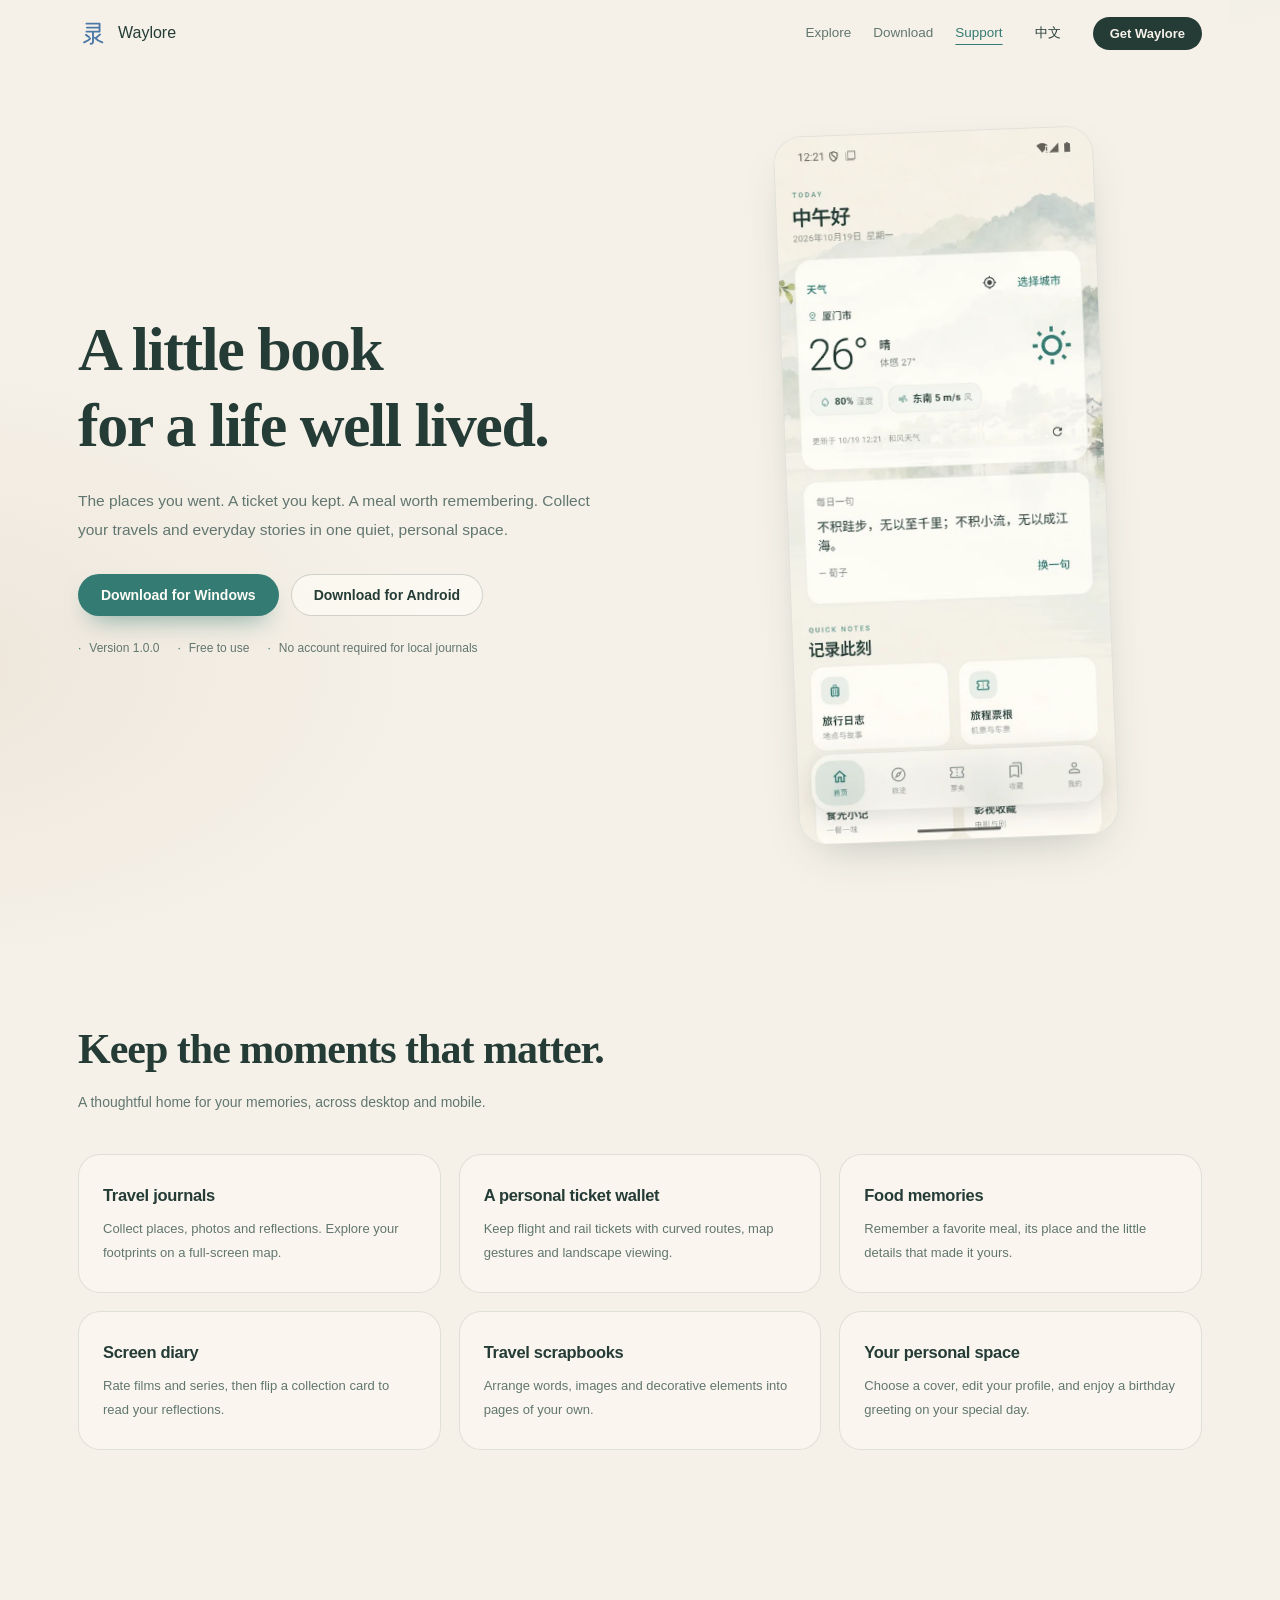
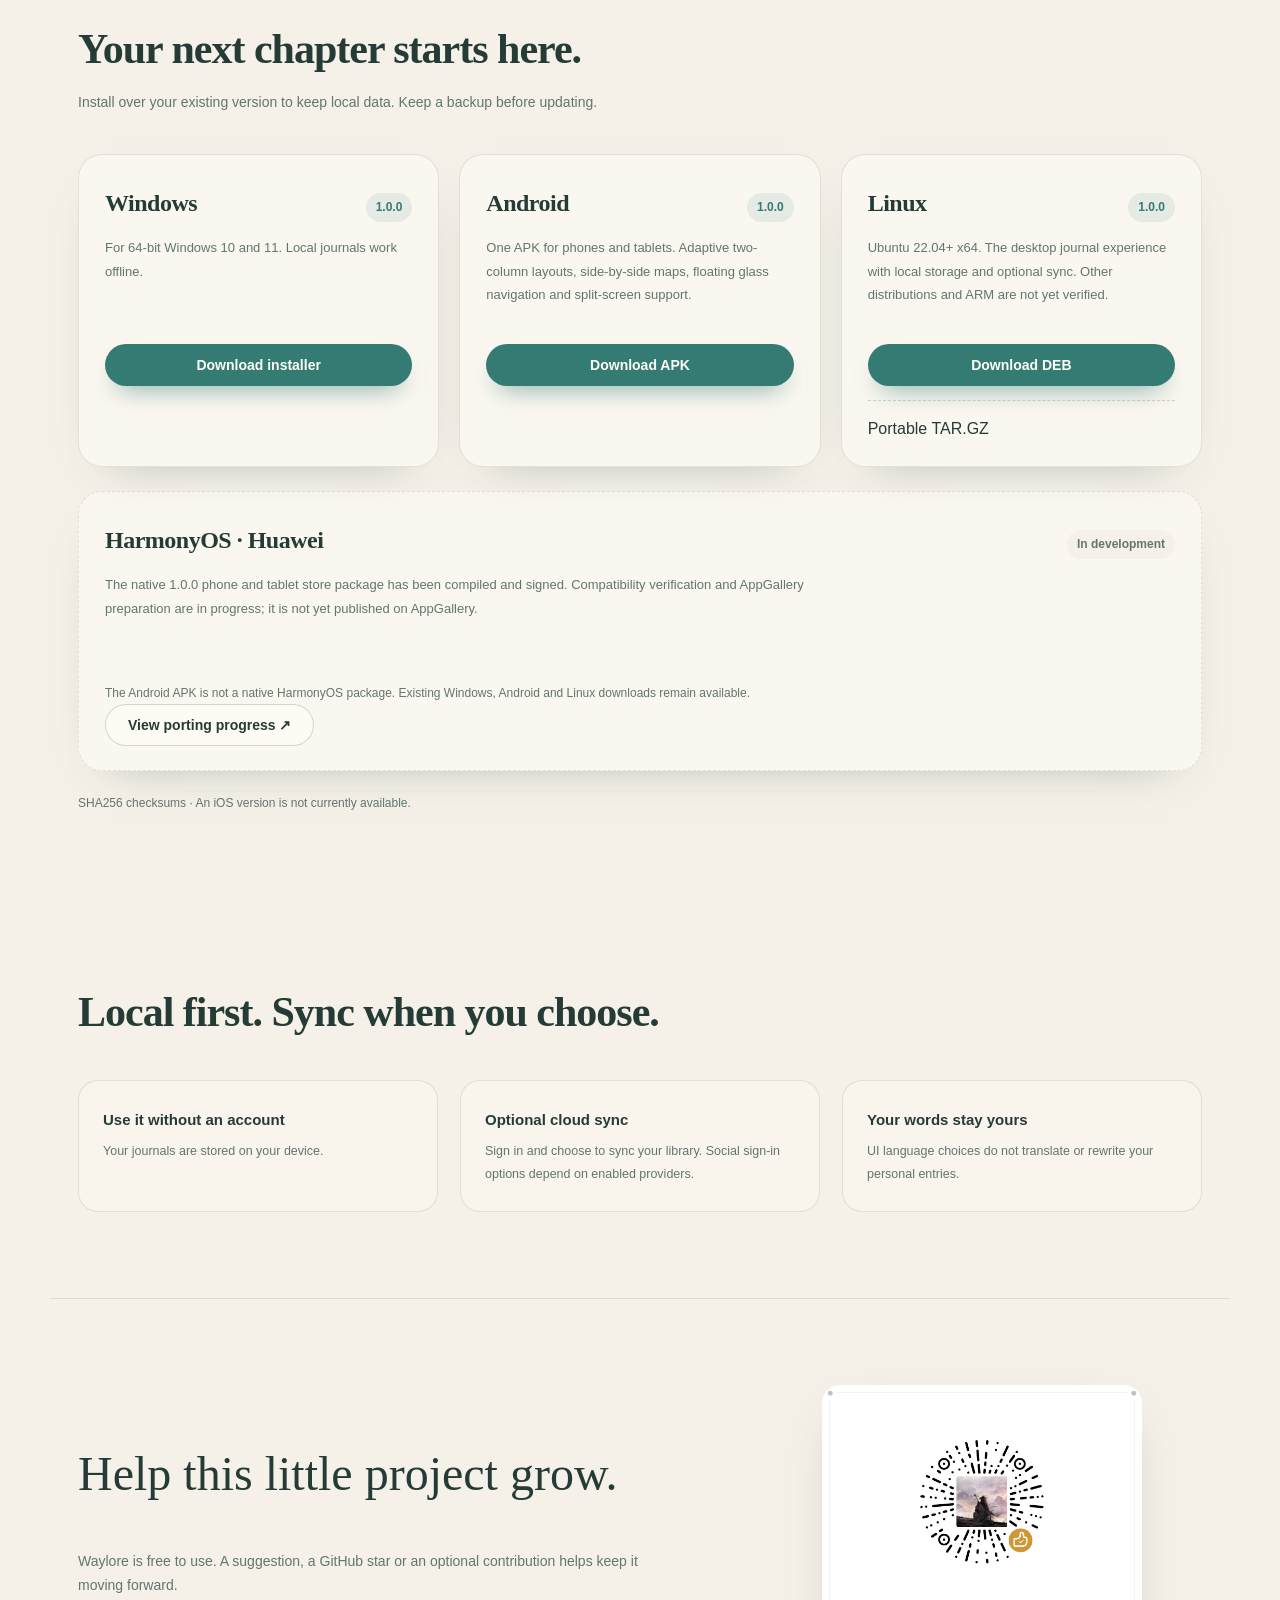
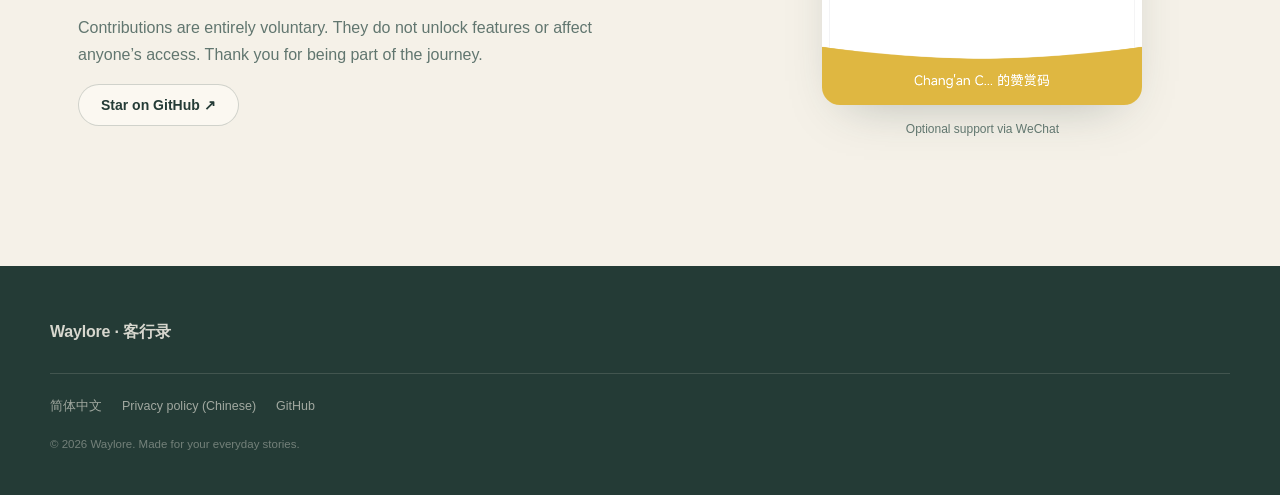
<file: en.html>
<!doctype html>
<html lang="en"><head><meta charset="utf-8"><meta name="viewport" content="width=device-width,initial-scale=1">
<title>Waylore — Keep your journeys and everyday stories</title><meta name="description" content="A free, local-first journal for Windows, Android and Linux. Collect trips, tickets, meals, movies and scrapbooks."><link rel="icon" href="assets/app.png"><link rel="stylesheet" href="styles.css"></head>
<body><header class="site-header"><a class="brand" href="#top"><img class="mark" src="assets/app-mark.svg" alt=""><span>Waylore</span></a><nav class="site-nav"><a href="#features">Explore</a><a href="#download">Download</a><a href="#support">Support</a></nav><a class="language-link" href="index.html" lang="zh-CN">中文</a><a class="btn btn-small" href="#download">Get Waylore</a></header>
<main id="top"><section class="hero"><div class="hero-copy"><h1>A little book<br>for a life well lived.</h1><p class="lede">The places you went. A ticket you kept. A meal worth remembering. Collect your travels and everyday stories in one quiet, personal space.</p><div class="cta-row"><a class="btn btn-primary" href="https://github.com/changanhe1205-afk/kexinglu/releases/latest/download/Kexinglu-Setup-1.0.0.exe">Download for Windows</a><a class="btn btn-ghost" href="https://github.com/changanhe1205-afk/kexinglu/releases/latest/download/Kexinglu-Android-1.0.0.apk">Download for Android</a></div><ul class="hero-meta"><li>Version 1.0.0</li><li>Free to use</li><li>No account required for local journals</li></ul></div><div class="hero-art"><div class="phone hero-phone"><img src="assets/screenshots/home.webp" alt="Waylore home screen in Chinese"></div></div></section>
<section id="features" class="section"><div class="section-head"><h2>Keep the moments that matter.</h2><p class="section-sub">A thoughtful home for your memories, across desktop and mobile.</p></div><div class="feature-grid">
<article class="feature"><h3>Travel journals</h3><p>Collect places, photos and reflections. Explore your footprints on a full-screen map.</p></article>
<article class="feature"><h3>A personal ticket wallet</h3><p>Keep flight and rail tickets with curved routes, map gestures and landscape viewing.</p></article>
<article class="feature"><h3>Food memories</h3><p>Remember a favorite meal, its place and the little details that made it yours.</p></article>
<article class="feature"><h3>Screen diary</h3><p>Rate films and series, then flip a collection card to read your reflections.</p></article>
<article class="feature"><h3>Travel scrapbooks</h3><p>Arrange words, images and decorative elements into pages of your own.</p></article>
<article class="feature"><h3>Your personal space</h3><p>Choose a cover, edit your profile, and enjoy a birthday greeting on your special day.</p></article>
</div></section>
<section id="download" class="section"><div class="section-head"><h2>Your next chapter starts here.</h2><p class="section-sub">Install over your existing version to keep local data. Keep a backup before updating.</p></div><div class="download-grid">
<article class="download-card"><div class="download-top"><span class="platform">Windows</span><span class="ver">1.0.0</span></div><p class="desc">For 64-bit Windows 10 and 11. Local journals work offline.</p><a class="btn btn-primary full" href="https://github.com/changanhe1205-afk/kexinglu/releases/latest/download/Kexinglu-Setup-1.0.0.exe">Download installer</a></article>
<article class="download-card"><div class="download-top"><span class="platform">Android</span><span class="ver">1.0.0</span></div><p class="desc">One APK for phones and tablets. Adaptive two-column layouts, side-by-side maps, floating glass navigation and split-screen support.</p><a class="btn btn-primary full" href="https://github.com/changanhe1205-afk/kexinglu/releases/latest/download/Kexinglu-Android-1.0.0.apk">Download APK</a></article>
<article class="download-card"><div class="download-top"><span class="platform">Linux</span><span class="ver">1.0.0</span></div><p class="desc">Ubuntu 22.04+ x64. The desktop journal experience with local storage and optional sync. Other distributions and ARM are not yet verified.</p><a class="btn btn-primary full" href="https://github.com/changanhe1205-afk/kexinglu/releases/latest/download/Kexinglu-Linux-1.0.0-amd64.deb">Download DEB</a><div class="hash"><a href="https://github.com/changanhe1205-afk/kexinglu/releases/latest/download/Kexinglu-Linux-1.0.0-x86_64.tar.gz">Portable TAR.GZ</a></div></article></div><article class="download-card harmony-status" id="harmonyos"><div class="download-top"><span class="platform">HarmonyOS · Huawei</span><span class="ver">In development</span></div><p class="desc">The native 1.0.0 phone and tablet store package has been compiled and signed. Compatibility verification and AppGallery preparation are in progress; it is not yet published on AppGallery.</p><p class="note">The Android APK is not a native HarmonyOS package. Existing Windows, Android and Linux downloads remain available.</p><a class="btn btn-ghost" href="https://github.com/changanhe1205-afk/kexinglu/tree/main/harmony" target="_blank" rel="noopener">View porting progress ↗</a></article><p class="note"><a href="https://github.com/changanhe1205-afk/kexinglu/releases/latest/download/SHA256SUMS.txt">SHA256 checksums</a> · An iOS version is not currently available.</p></section>
<section class="section privacy"><div class="section-head"><h2>Local first. Sync when you choose.</h2></div><div class="privacy-grid"><article><h3>Use it without an account</h3><p>Your journals are stored on your device.</p></article><article><h3>Optional cloud sync</h3><p>Sign in and choose to sync your library. Social sign-in options depend on enabled providers.</p></article><article><h3>Your words stay yours</h3><p>UI language choices do not translate or rewrite your personal entries.</p></article></div></section>
<section id="support" class="section support-section"><div><h2>Help this little project grow.</h2><p class="section-sub">Waylore is free to use. A suggestion, a GitHub star or an optional contribution helps keep it moving forward.</p><p>Contributions are entirely voluntary. They do not unlock features or affect anyone’s access. Thank you for being part of the journey.</p><a class="btn btn-ghost" href="https://github.com/changanhe1205-afk/kexinglu">Star on GitHub ↗</a></div><figure class="support-code"><a href="assets/support-wechat.png"><img src="assets/support-wechat.png" alt="Developer's optional WeChat appreciation code" loading="lazy" width="1229" height="1229"></a><figcaption>Optional support via WeChat</figcaption></figure></section></main>
<footer class="site-footer"><div class="footer-brand"><strong>Waylore · 客行录</strong></div><div class="footer-links"><a href="index.html">简体中文</a><a href="privacy.html">Privacy policy (Chinese)</a><a href="https://github.com/changanhe1205-afk/kexinglu">GitHub</a></div><p class="copyright">© 2026 Waylore. Made for your everyday stories.</p></footer><script src="app.js"></script></body></html>
</file>
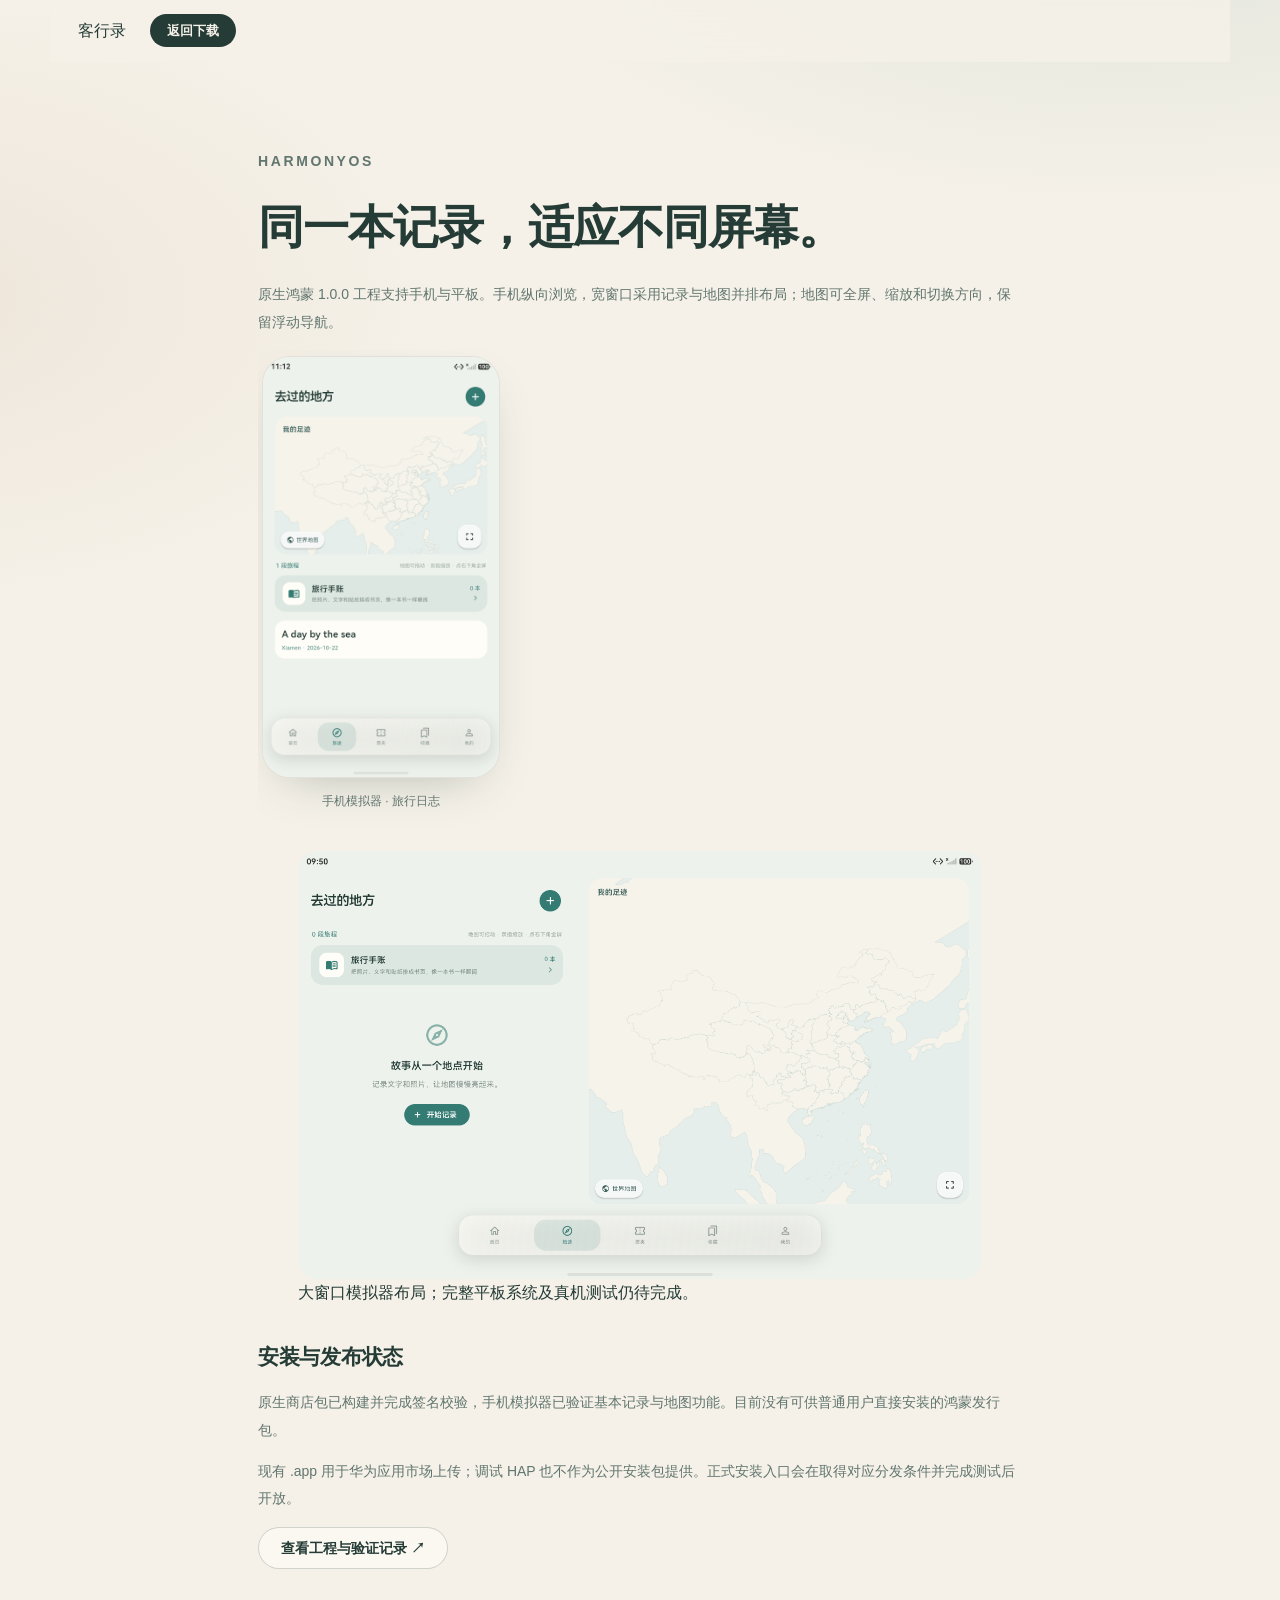
<file: harmony.html>
<!doctype html><html lang="zh-CN"><head><meta charset="utf-8"><meta name="viewport" content="width=device-width,initial-scale=1"><title>鸿蒙手机与平板 · 客行录</title><link rel="stylesheet" href="styles.css"></head><body><header class="site-header"><a class="brand" href="index.html">客行录</a><a class="btn btn-small" href="index.html#download">返回下载</a></header><main class="section prose"><p class="eyebrow">HARMONYOS</p><h1>同一本记录，适应不同屏幕。</h1><p>原生鸿蒙 1.0.0 工程支持手机与平板。手机纵向浏览，宽窗口采用记录与地图并排布局；地图可全屏、缩放和切换方向，保留浮动导航。</p><div class="shots"><figure class="shot"><div class="phone"><img src="assets/harmony/phone.png" alt="鸿蒙手机旅行日志实测界面"></div><figcaption>手机模拟器 · 旅行日志</figcaption></figure></div><figure><img src="assets/harmony/large-window.png" alt="大窗口记录与地图并排布局" style="width:100%;height:auto;border-radius:20px"><figcaption>大窗口模拟器布局；完整平板系统及真机测试仍待完成。</figcaption></figure><h2>安装与发布状态</h2><p>原生商店包已构建并完成签名校验，手机模拟器已验证基本记录与地图功能。目前没有可供普通用户直接安装的鸿蒙发行包。</p><p>现有 .app 用于华为应用市场上传；调试 HAP 也不作为公开安装包提供。正式安装入口会在取得对应分发条件并完成测试后开放。</p><a class="btn btn-ghost" href="https://github.com/changanhe1205-afk/kexinglu/tree/main/harmony">查看工程与验证记录 ↗</a></main><script src="app.js"></script></body></html>
</file>
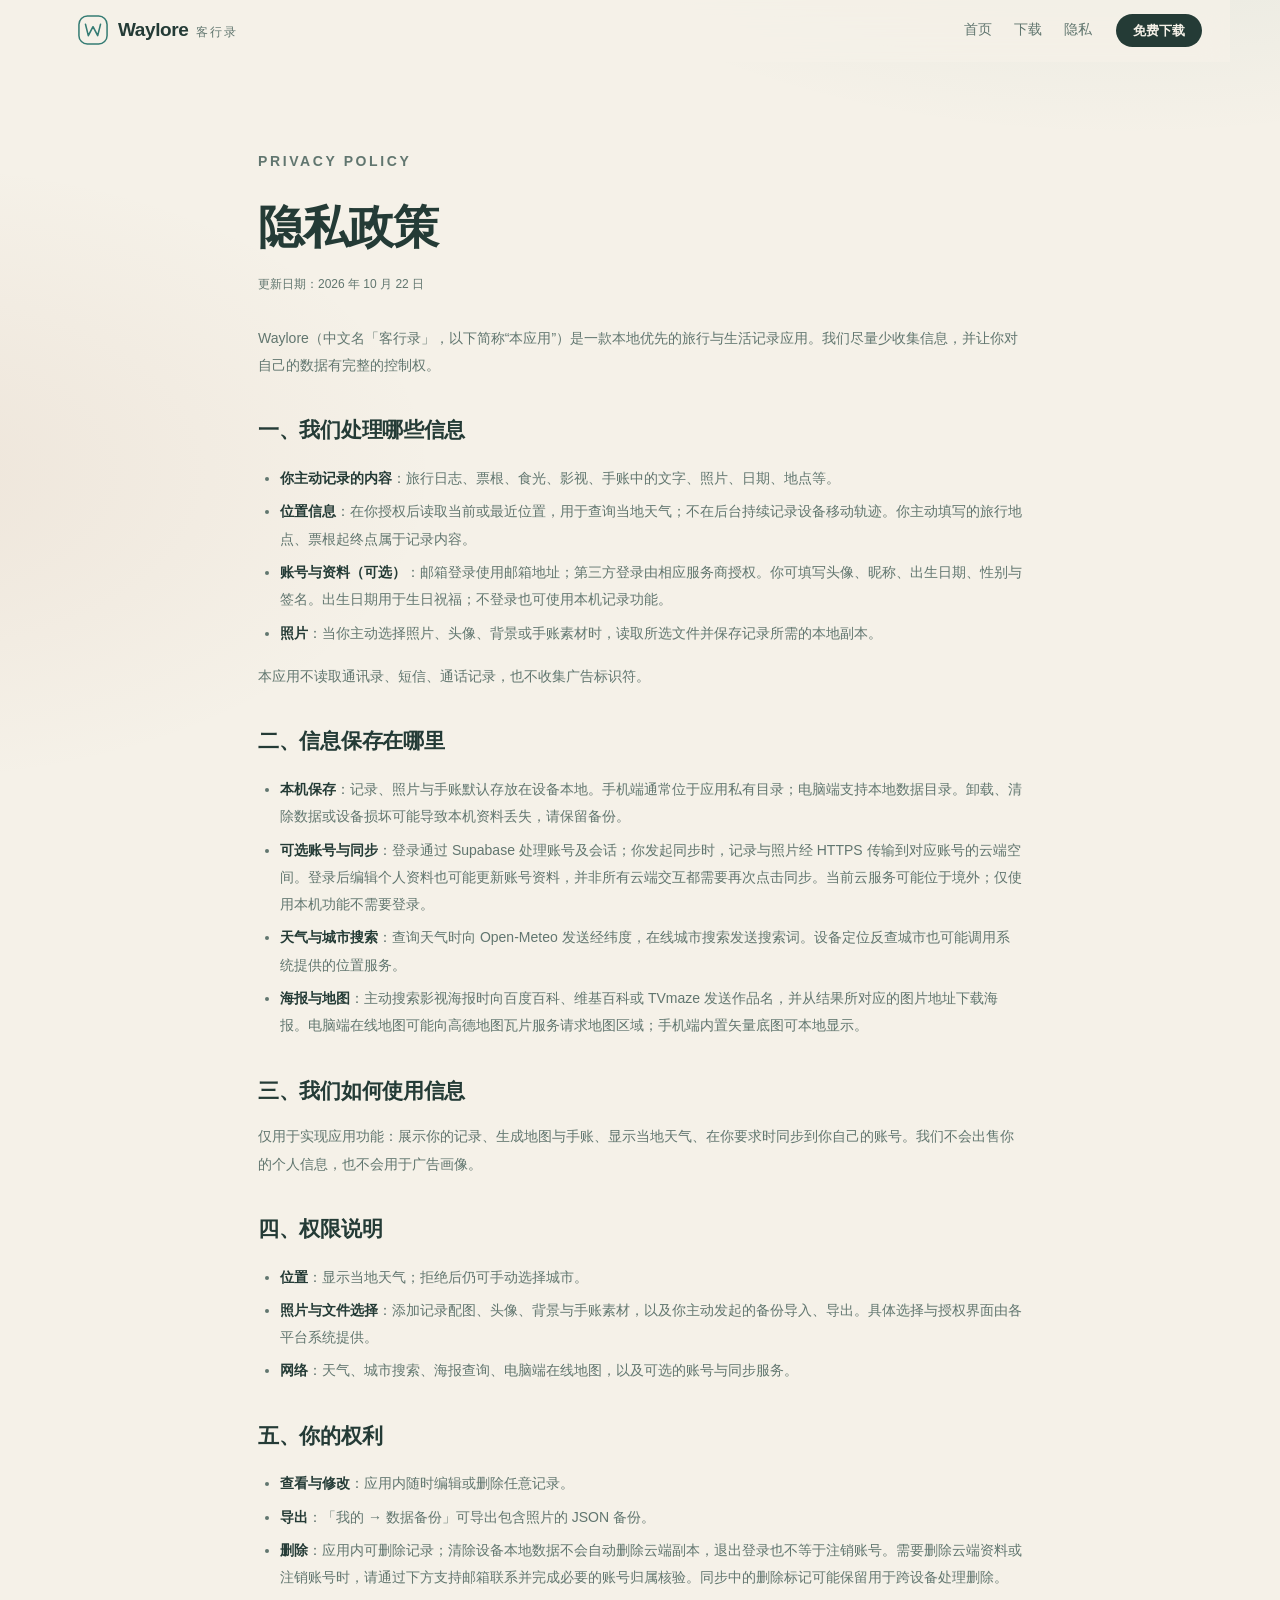
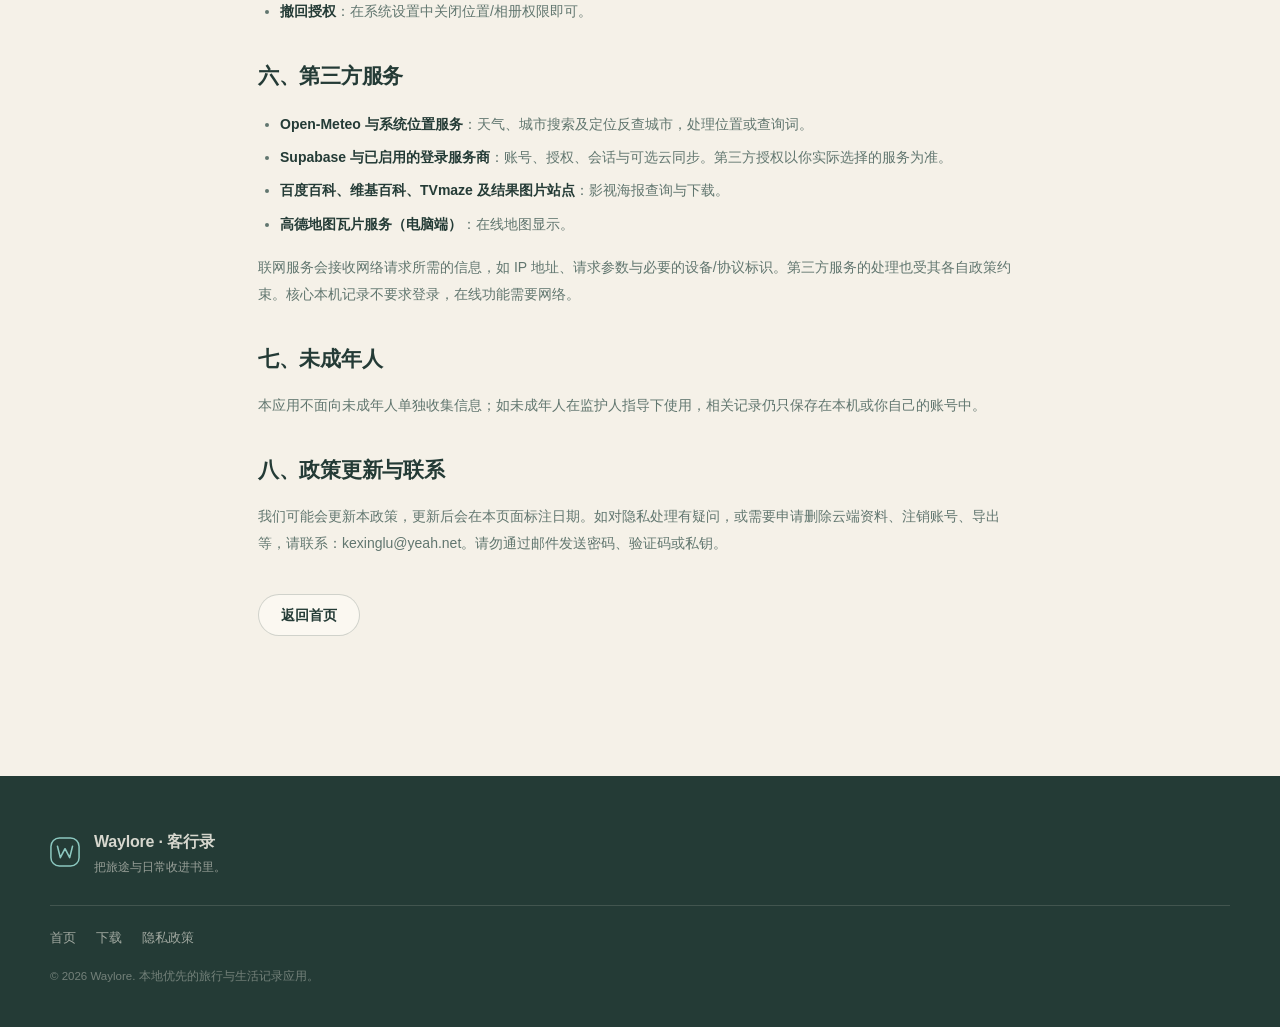
<file: privacy.html>
<!doctype html>
<html lang="zh-CN">
<head>
  <meta charset="utf-8">
  <meta name="viewport" content="width=device-width, initial-scale=1">
  <title>隐私政策 · Waylore 客行录</title>
  <meta name="description" content="Waylore（客行录）隐私政策：说明我们如何处理你的记录、照片、位置与账号信息。">
  <link rel="icon" href="assets/app.png">
  <link rel="stylesheet" href="styles.css">
</head>
<body>
  <header class="site-header">
    <a class="brand" href="index.html" aria-label="返回 Waylore 首页">
      <svg class="mark" viewBox="0 0 32 32" aria-hidden="true">
        <rect x="1" y="1" width="30" height="30" rx="9" fill="none" stroke="currentColor" stroke-width="1.6"/>
        <path d="M8 10l3 12 5-9.5 5 9.5 3-12" fill="none" stroke="currentColor" stroke-width="1.7" stroke-linecap="round" stroke-linejoin="round"/>
      </svg>
      <span class="brand-text">Waylore<span class="brand-cn">客行录</span></span>
    </a>
    <nav class="site-nav">
      <a href="index.html">首页</a>
      <a href="index.html#download">下载</a>
      <a href="privacy.html">隐私</a>
    </nav>
    <a class="btn btn-small" href="index.html#download">免费下载</a>
  </header>

  <main class="section prose">
    <p class="eyebrow">PRIVACY POLICY</p>
    <h1>隐私政策</h1>
    <p class="updated">更新日期：2026 年 10 月 22 日</p>

    <p>Waylore（中文名「客行录」，以下简称“本应用”）是一款本地优先的旅行与生活记录应用。我们尽量少收集信息，并让你对自己的数据有完整的控制权。</p>

    <h2>一、我们处理哪些信息</h2>
    <ul>
      <li><strong>你主动记录的内容</strong>：旅行日志、票根、食光、影视、手账中的文字、照片、日期、地点等。</li>
      <li><strong>位置信息</strong>：在你授权后读取当前或最近位置，用于查询当地天气；不在后台持续记录设备移动轨迹。你主动填写的旅行地点、票根起终点属于记录内容。</li>
      <li><strong>账号与资料（可选）</strong>：邮箱登录使用邮箱地址；第三方登录由相应服务商授权。你可填写头像、昵称、出生日期、性别与签名。出生日期用于生日祝福；不登录也可使用本机记录功能。</li>
      <li><strong>照片</strong>：当你主动选择照片、头像、背景或手账素材时，读取所选文件并保存记录所需的本地副本。</li>
    </ul>
    <p>本应用不读取通讯录、短信、通话记录，也不收集广告标识符。</p>

    <h2>二、信息保存在哪里</h2>
    <ul>
      <li><strong>本机保存</strong>：记录、照片与手账默认存放在设备本地。手机端通常位于应用私有目录；电脑端支持本地数据目录。卸载、清除数据或设备损坏可能导致本机资料丢失，请保留备份。</li>
      <li><strong>可选账号与同步</strong>：登录通过 Supabase 处理账号及会话；你发起同步时，记录与照片经 HTTPS 传输到对应账号的云端空间。登录后编辑个人资料也可能更新账号资料，并非所有云端交互都需要再次点击同步。当前云服务可能位于境外；仅使用本机功能不需要登录。</li>
      <li><strong>天气与城市搜索</strong>：查询天气时向 Open-Meteo 发送经纬度，在线城市搜索发送搜索词。设备定位反查城市也可能调用系统提供的位置服务。</li>
      <li><strong>海报与地图</strong>：主动搜索影视海报时向百度百科、维基百科或 TVmaze 发送作品名，并从结果所对应的图片地址下载海报。电脑端在线地图可能向高德地图瓦片服务请求地图区域；手机端内置矢量底图可本地显示。</li>
    </ul>

    <h2>三、我们如何使用信息</h2>
    <p>仅用于实现应用功能：展示你的记录、生成地图与手账、显示当地天气、在你要求时同步到你自己的账号。我们不会出售你的个人信息，也不会用于广告画像。</p>

    <h2>四、权限说明</h2>
    <ul>
      <li><strong>位置</strong>：显示当地天气；拒绝后仍可手动选择城市。</li>
      <li><strong>照片与文件选择</strong>：添加记录配图、头像、背景与手账素材，以及你主动发起的备份导入、导出。具体选择与授权界面由各平台系统提供。</li>
      <li><strong>网络</strong>：天气、城市搜索、海报查询、电脑端在线地图，以及可选的账号与同步服务。</li>
    </ul>

    <h2>五、你的权利</h2>
    <ul>
      <li><strong>查看与修改</strong>：应用内随时编辑或删除任意记录。</li>
      <li><strong>导出</strong>：「我的 → 数据备份」可导出包含照片的 JSON 备份。</li>
      <li><strong>删除</strong>：应用内可删除记录；清除设备本地数据不会自动删除云端副本，退出登录也不等于注销账号。需要删除云端资料或注销账号时，请通过下方支持邮箱联系并完成必要的账号归属核验。同步中的删除标记可能保留用于跨设备处理删除。</li>
      <li><strong>撤回授权</strong>：在系统设置中关闭位置/相册权限即可。</li>
    </ul>

    <h2>六、第三方服务</h2>
    <ul>
      <li><strong>Open-Meteo 与系统位置服务</strong>：天气、城市搜索及定位反查城市，处理位置或查询词。</li>
      <li><strong>Supabase 与已启用的登录服务商</strong>：账号、授权、会话与可选云同步。第三方授权以你实际选择的服务为准。</li>
      <li><strong>百度百科、维基百科、TVmaze 及结果图片站点</strong>：影视海报查询与下载。</li>
      <li><strong>高德地图瓦片服务（电脑端）</strong>：在线地图显示。</li>
    </ul>
    <p>联网服务会接收网络请求所需的信息，如 IP 地址、请求参数与必要的设备/协议标识。第三方服务的处理也受其各自政策约束。核心本机记录不要求登录，在线功能需要网络。</p>

    <h2>七、未成年人</h2>
    <p>本应用不面向未成年人单独收集信息；如未成年人在监护人指导下使用，相关记录仍只保存在本机或你自己的账号中。</p>

    <h2>八、政策更新与联系</h2>
    <p>我们可能会更新本政策，更新后会在本页面标注日期。如对隐私处理有疑问，或需要申请删除云端资料、注销账号、导出等，请联系：<a href="mailto:kexinglu@yeah.net">kexinglu@yeah.net</a>。请勿通过邮件发送密码、验证码或私钥。</p>

    <p class="back"><a class="btn btn-ghost" href="index.html">返回首页</a></p>
  </main>

  <footer class="site-footer">
    <div class="footer-brand">
      <svg class="mark" viewBox="0 0 32 32" aria-hidden="true">
        <rect x="1" y="1" width="30" height="30" rx="9" fill="none" stroke="currentColor" stroke-width="1.6"/>
        <path d="M8 10l3 12 5-9.5 5 9.5 3-12" fill="none" stroke="currentColor" stroke-width="1.7" stroke-linecap="round" stroke-linejoin="round"/>
      </svg>
      <div>
        <strong>Waylore · 客行录</strong>
        <span>把旅途与日常收进书里。</span>
      </div>
    </div>
    <div class="footer-links">
      <a href="index.html">首页</a>
      <a href="index.html#download">下载</a>
      <a href="privacy.html">隐私政策</a>
    </div>
    <p class="copyright">© 2026 Waylore. 本地优先的旅行与生活记录应用。</p>
  </footer>
</body>
</html>
</file>
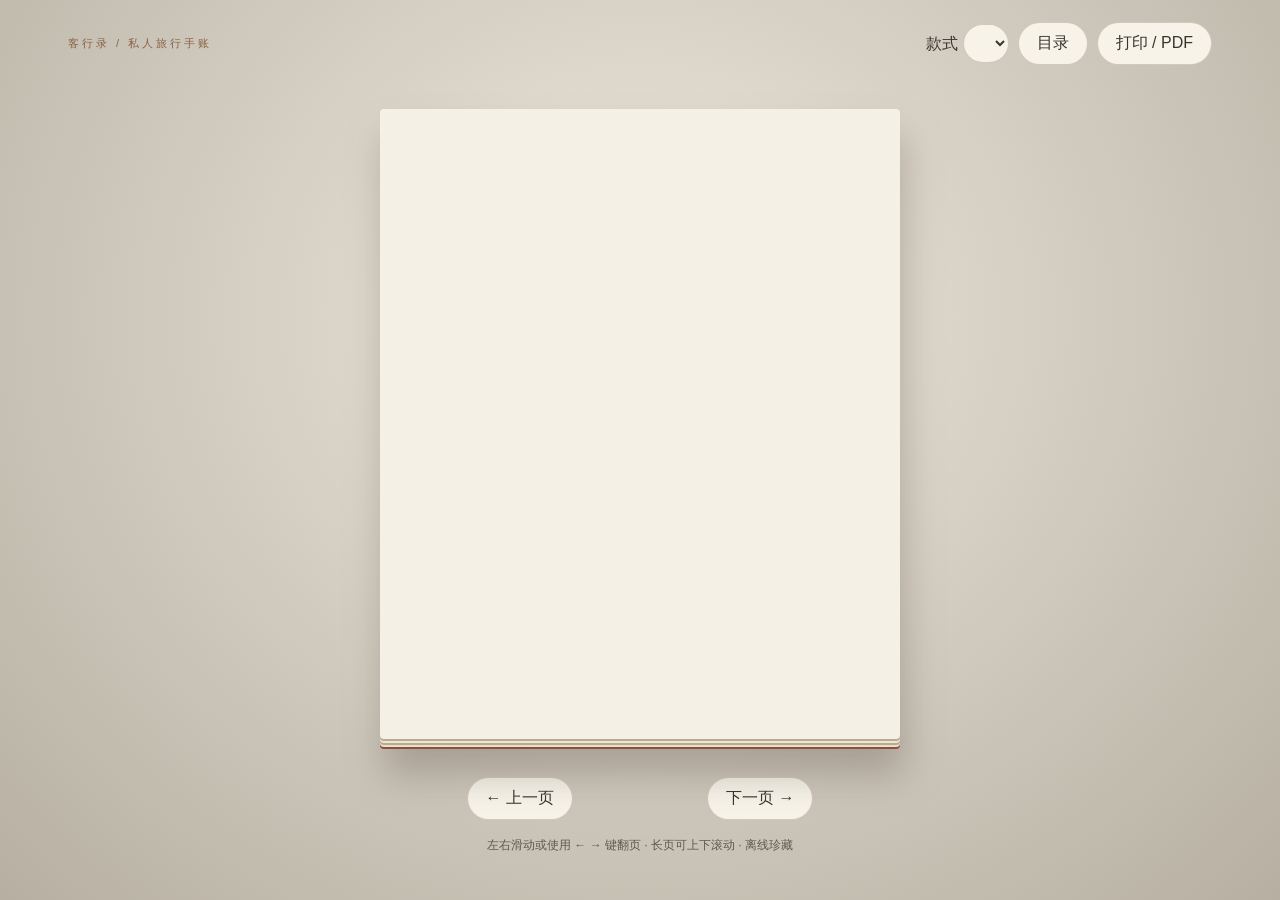
<file: assets/notebook_reader.html>
<!doctype html><html lang="zh-CN"><head><meta charset="utf-8">
<meta name="viewport" content="width=device-width,initial-scale=1"><title>$title</title>
<style>
*{box-sizing:border-box} :root{--paper:#F5F0E6;--ink:#322E28;--accent:#8B6345;--cover:#8C5139;--gold:#F1D5A2}
body{margin:0;background:radial-gradient(ellipse at 50% 35%,#eee8dd,#b6afa2);color:#39352e;font-family:"Microsoft YaHei",sans-serif;min-height:100dvh}
button,select{font:inherit;color:inherit}button{cursor:pointer;border:1px solid #938c7d66;background:#f7f3e9;padding:10px 18px;border-radius:30px}button:disabled{opacity:.35;cursor:default}button:focus-visible,a:focus-visible,select:focus-visible{outline:3px solid #86643a;outline-offset:4px}
header{max-width:1200px;margin:auto;padding:22px 28px;display:flex;align-items:center;justify-content:space-between;gap:15px;flex-wrap:wrap}header small{letter-spacing:3px}header .tools{display:flex;gap:9px;align-items:center;flex-wrap:wrap}select{background:#f7f3e9;border:1px solid #938c7d66;border-radius:20px;padding:9px 12px}
.desk{padding:22px 30px 32px;display:flex;justify-content:center}.book{position:relative;width:min(1040px,90vw);height:min(650px,70vh);min-height:330px;perspective:2200px;filter:drop-shadow(4px 26px 19px #3e312944);transition:transform .4s ease;touch-action:pan-y pinch-zoom}.book.closed{transform:translateX(-25%)}
.leaf{position:absolute;width:50%;height:100%;top:0;background:var(--paper);border-radius:4px;box-shadow:0 2px 0 #b6aa94,0 4px 0 #eee5d3,0 6px 0 #b6aa94,0 8px 0 #e9dfca,0 10px 0 var(--cover);color:var(--ink)}
.left{left:0}.right{left:50%}.empty{background:transparent;box-shadow:none}.paper,.cover,.end{height:100%;overflow:auto;overscroll-behavior:contain;padding:36px 38px 28px;position:relative;scrollbar-width:thin;scrollbar-color:#9e947966 transparent}
.paper:after,.cover:after,.end:after{content:"";position:absolute;pointer-events:none;top:0;bottom:0;width:30px;left:0;background:linear-gradient(90deg,#0003,#00000008,transparent)}
.left .paper:after,.left .end:after{left:auto;right:0;transform:scaleX(-1)}
.cover{background:var(--cover);color:var(--gold);border:1px solid #0002;display:flex;flex-direction:column;justify-content:center;padding:50px 42px;box-shadow:inset 7px 0 9px #0003,inset -1px 0 #fff4;border-radius:3px 8px 8px 3px}
.cover:before{content:"";position:absolute;inset:18px;border:1px solid var(--gold);opacity:.36;pointer-events:none}.cover h1{font:36px/1.55 Georgia,"SimSun",serif;letter-spacing:3px;margin:32px 0;overflow-wrap:anywhere}.cover small,.cover footer{color:var(--gold)}
small,.meta,footer{font-size:11px;color:var(--accent);letter-spacing:2px}.paper h2{font:26px/1.5 Georgia,"SimSun",serif;overflow-wrap:anywhere;margin:22px 0 10px}.note{font-size:14px;line-height:2;white-space:pre-wrap;overflow-wrap:anywhere;margin:24px 0}.photos{display:grid;gap:22px}figure{margin:0;break-inside:avoid}img{width:100%;height:auto;display:block}figcaption{font-size:11px;line-height:1.8;margin-top:9px;white-space:pre-wrap;overflow-wrap:anywhere}footer{margin-top:32px;padding-top:15px;border-top:1px solid #99856655}
.end{display:flex;flex-direction:column;justify-content:center;text-align:center}.end h2{font:30px/2 "SimSun",serif}.spine{position:absolute;z-index:2;left:calc(50% - 3px);width:6px;top:0;bottom:0;background:linear-gradient(90deg,#0001,#0005,#fff3);pointer-events:none}.bookmark{position:absolute;z-index:3;left:54%;width:16px;height:58px;top:-7px;background:var(--cover);clip-path:polygon(0 0,100% 0,100% 100%,50% 84%,0 100%);filter:drop-shadow(2px 3px 2px #0005);pointer-events:none}
.rings{position:absolute;z-index:4;top:8%;bottom:8%;left:calc(50% - 14px);width:28px;display:none;flex-direction:column;justify-content:space-around;pointer-events:none}.rings i{height:10px;border-radius:10px;background:linear-gradient(#fff,#979a9b 40%,#555 60%,#ccc);border:1px solid #535858;box-shadow:1px 2px 2px #0004}
[data-binding=rings] .rings{display:flex}[data-binding=sewn] .rings{display:flex;width:17px;left:calc(50% - 8px)}[data-binding=sewn] .rings i{height:2px;background:#b4a082;border:0}
[data-texture=cloth] .cover{background-image:repeating-linear-gradient(0deg,#fff1 0 1px,transparent 1px 4px),repeating-linear-gradient(90deg,#0001 0 1px,transparent 1px 5px)}
[data-texture=grain] .cover{background-image:repeating-linear-gradient(12deg,#ffffff08 0 1px,transparent 1px 7px)}[data-texture=leather] .cover{background-image:radial-gradient(ellipse at 75% 20%,#ffffff12,transparent 65%)}[data-texture=floral] .cover:before{border-radius:40px 2px 40px 2px;border:3px double var(--gold)}
[data-style=kraft] .paper,[data-style=linen] .paper,[data-style=ocean] .paper{background-image:repeating-linear-gradient(transparent 0 27px,#867d6214 27px 28px)}
[data-style=mono] figure,[data-style=kraft] figure,[data-style=rose] figure{padding:9px 9px 22px;background:#fffdf8;box-shadow:2px 4px 9px #0003;transform:rotate(-1deg);color:#49423a}[data-style=mono] figure:nth-child(even){transform:rotate(1deg)}
.flipper{position:absolute;top:0;width:50%;height:100%;z-index:10;transform-style:preserve-3d;transition:transform 680ms cubic-bezier(.4,.05,.25,1);pointer-events:none}.flipper.forward{left:50%;transform-origin:left center}.flipper.backward{left:0;transform-origin:right center}.face{position:absolute;inset:0;background:var(--paper);color:var(--ink);backface-visibility:hidden;overflow:hidden;box-shadow:6px 0 24px #0004}.back{transform:rotateY(180deg)}.face:after{content:"";position:absolute;inset:0;background:linear-gradient(90deg,#0003,transparent 38%,#ffffff12);pointer-events:none}.flipper.forward.turning{transform:rotateY(-180deg)}.flipper.backward.turning{transform:rotateY(180deg)}
.closed .spine,.closed .rings,.closed .bookmark{display:none}.controls{text-align:center;padding:6px 16px 25px}.controls .line{display:flex;gap:22px;align-items:center;justify-content:center}.hint{font-size:12px;color:#60594d;margin:17px 0}.counter{min-width:90px;font-size:13px}aside{position:fixed;inset:0;background:#171a1970;z-index:30;display:none;align-items:center;justify-content:center}aside.open{display:flex}aside nav{width:min(440px,90vw);max-height:75vh;overflow:auto;background:#f7f2e7;padding:30px;border-radius:12px}nav a{display:block;color:#39352e;line-height:2.5;text-decoration:none}#source{display:none}
@media(max-width:650px){header{padding:16px}header small{font-size:10px}.desk{padding:20px 8px}.book{width:96vw;height:64vh}.paper,.end{padding:20px 14px}.cover{padding:25px 17px}.cover h1{font-size:23px}.paper h2{font-size:19px}.note{font-size:12px}.cover:before{inset:8px}.hint{font-size:10px}.tools button,select{padding:8px;font-size:12px}}
@media(prefers-reduced-motion:reduce){.flipper,.book{transition:none}}
@media print{body{background:white}header,.desk,.controls,aside{display:none!important}#source{display:block}.paper,.cover,.end{height:auto;overflow:visible;break-after:page;background:var(--paper);color:var(--ink);box-shadow:none}.cover{min-height:85vh}.paper:after,.cover:after{display:none}.cover h1,.cover small,.cover footer{color:var(--ink)}*{print-color-adjust:exact}}
.collage-paper{padding:0;display:flex;align-items:center;justify-content:center;overflow:hidden;background:var(--paper)}
.collage-sheet{position:relative;width:100%;max-height:100%;aspect-ratio:420/580;container-type:inline-size;overflow:hidden;flex-shrink:0}
.scrap{position:absolute;white-space:pre-wrap;overflow:hidden;padding:1.667%;line-height:1.4;border-radius:2px;overflow-wrap:anywhere}
.scrap-photo{background:#fffefa!important;padding:1.667% 1.667% 5%!important;box-shadow:1px 3px 6px #0003}.scrap-photo img{height:100%;object-fit:cover}
.scrap-image{padding:0}.scrap-image img{height:100%;object-fit:contain}.scrap-tape{box-shadow:1px 2px 4px #0002}.collage-sheet{max-width:calc(70vh * 420 / 580)}
@media print{.collage-sheet{max-width:none;width:100%;max-height:none}.collage-paper{height:auto;aspect-ratio:420/580}}
</style></head><body>
<header><small>客行录 / 私人旅行手账</small><div class="tools"><label>款式 <select id="style" aria-label="手账款式">$options</select></label><button id="contents">目录</button><button id="print">打印 / PDF</button></div></header>
<main class="desk"><div class="book closed" id="book" aria-label="可翻页的旅行手账">
<div class="leaf left empty" id="left"></div><div class="leaf right" id="right"></div><div class="spine"></div><div class="bookmark"></div><div class="rings"><i></i><i></i><i></i><i></i><i></i><i></i></div></div></main>
<div class="controls"><div class="line"><button id="prev" aria-label="上一页">← 上一页</button><span class="counter" id="counter" aria-live="polite"></span><button id="next" aria-label="下一页">下一页 →</button></div><p class="hint">左右滑动或使用 ← → 键翻页 · 长页可上下滚动 · 离线珍藏</p></div>
<aside id="toc" role="dialog" aria-modal="true" aria-label="手账目录"><nav><button id="close-toc">返回书页</button><h2>旅途目录</h2><a href="#cover" data-page="0">封面</a>$contents</nav></aside>
<div id="source"><section class="cover" id="cover"><small>客行录 / TRAVEL NOTEBOOK</small><h1>$title</h1><div class="note">$subtitle</div><footer>$count 篇旅途手记 · 私人珍藏</footer></section>$pages</div>
<script>
(()=>{'use strict';
const styles=$styles, initial=$initial;
const book=document.getElementById('book'),left=document.getElementById('left'),right=document.getElementById('right'),counter=document.getElementById('counter'),prev=document.getElementById('prev'),next=document.getElementById('next');
const source=[...document.querySelector('#source').children].map(x=>x.outerHTML),end='<section class="end"><small>客行录 / FIN</small><h2>旅途未完，<br>故事待续。</h2><p>下一次出发，再写一页。</p></section>';
const spreads=[['',source[0]]];for(let i=1;i<source.length;i+=2)spreads.push([source[i],source[i+1]||end]);
let index=0,busy=false;
function applyStyle(key){const s=styles[key]||styles.paper;for(const k of ['paper','ink','accent','cover','gold'])document.documentElement.style.setProperty('--'+k,s[k]);book.dataset.binding=s.binding;book.dataset.texture=s.texture;book.dataset.style=key;}
function state(){prev.disabled=busy||index===0;next.disabled=busy||index===spreads.length-1;counter.textContent=index===0?'封面':(index*2-1)+'–'+Math.min(index*2,source.length-1)+' / '+(source.length-1);book.dataset.spread=String(index);book.setAttribute('aria-busy',String(busy));}
function render(){left.innerHTML=spreads[index][0];right.innerHTML=spreads[index][1];left.classList.toggle('empty',index===0);book.classList.toggle('closed',index===0);state();}
async function turn(target){if(busy||target<0||target>=spreads.length||target===index)return;busy=true;state();
if(matchMedia('(prefers-reduced-motion: reduce)').matches){index=target;busy=false;render();return;}
const forward=target>index,flip=document.createElement('div');flip.className='flipper '+(forward?'forward':'backward');
book.classList.remove('closed');
const front=document.createElement('div'),back=document.createElement('div');front.className='face front';back.className='face back';front.innerHTML=spreads[index][forward?1:0];back.innerHTML=spreads[target][forward?0:1];flip.append(front,back);book.append(flip);
if(forward)right.innerHTML=spreads[target][1];else left.innerHTML=spreads[target][0];
await new Promise(resolve=>requestAnimationFrame(()=>requestAnimationFrame(resolve)));flip.classList.add('turning');
await new Promise(resolve=>{const timer=setTimeout(resolve,760);flip.addEventListener('transitionend',()=>{clearTimeout(timer);resolve();},{once:true});});
index=target;flip.remove();busy=false;render();}
prev.onclick=()=>turn(index-1);next.onclick=()=>turn(index+1);document.getElementById('style').onchange=e=>applyStyle(e.target.value);document.getElementById('print').onclick=()=>window.print();
const toc=document.getElementById('toc'),contents=document.getElementById('contents');function closeToc(){toc.classList.remove('open');contents.focus();}contents.onclick=()=>{toc.classList.add('open');document.getElementById('close-toc').focus();};document.getElementById('close-toc').onclick=closeToc;toc.onclick=e=>{if(e.target===toc)closeToc();};
toc.querySelectorAll('a').forEach(a=>a.onclick=e=>{e.preventDefault();closeToc();turn(Math.ceil(Number(a.dataset.page)/2));});
document.addEventListener('keydown',e=>{if(e.key==='Escape'){closeToc();return;}if(toc.classList.contains('open')||['SELECT','INPUT','TEXTAREA'].includes(document.activeElement.tagName))return;if(e.key==='ArrowRight'){e.preventDefault();turn(index+1);}if(e.key==='ArrowLeft'){e.preventDefault();turn(index-1);}});
book.addEventListener('dragstart',e=>e.preventDefault());
let start=null;book.addEventListener('pointerdown',e=>{if(e.button===0)start={x:e.clientX,y:e.clientY};});book.addEventListener('pointerup',e=>{if(!start)return;const dx=e.clientX-start.x,dy=e.clientY-start.y;start=null;if(Math.abs(dx)>55&&Math.abs(dx)>Math.abs(dy)*1.4)turn(index+(dx<0?1:-1));});book.addEventListener('pointercancel',()=>start=null);
applyStyle(initial);render();window.notebook={get index(){return index},get busy(){return busy},turn};
})();
</script></body></html>
</file>
<file: styles.css>
:root {
  --paper: #f5f1e8;
  --paper-2: #fbf8f1;
  --ink: #243b36;
  --muted: #61766f;
  --accent: #347b73;
  --accent-deep: #285f59;
  --line: rgba(36, 59, 54, 0.12);
  --line-strong: rgba(36, 59, 54, 0.2);
  --shadow: 0 18px 50px -24px rgba(36, 59, 54, 0.35);
  --serif: "Noto Serif SC", "Songti SC", "STSong", "SimSun", Georgia, serif;
  --sans: -apple-system, BlinkMacSystemFont, "Segoe UI", "PingFang SC", "Microsoft YaHei", sans-serif;
}

* { box-sizing: border-box; }

html { scroll-behavior: smooth; }

body {
  margin: 0;
  color: var(--ink);
  background:
    radial-gradient(1100px 560px at 88% -8%, rgba(52, 123, 115, 0.11), transparent 62%),
    radial-gradient(900px 520px at -8% 18%, rgba(166, 109, 76, 0.09), transparent 60%),
    var(--paper);
  font-family: var(--sans);
  line-height: 1.7;
  -webkit-font-smoothing: antialiased;
}

a { color: inherit; text-decoration: none; }

img { max-width: 100%; display: block; }

/* ---------- header ---------- */

.site-header {
  position: sticky;
  top: 0;
  z-index: 20;
  display: flex;
  align-items: center;
  gap: 24px;
  max-width: 1180px;
  margin: 0 auto;
  padding: 14px 28px;
  background: rgba(245, 241, 232, 0.78);
  backdrop-filter: blur(14px);
  border-bottom: 1px solid transparent;
  transition: border-color 0.2s ease;
}

.site-header.is-scrolled { border-bottom-color: var(--line); }

.brand {
  display: flex;
  align-items: center;
  gap: 10px;
  flex: none;
}

.mark {
  width: 30px;
  height: 30px;
  color: var(--accent);
  flex: none;
}

.brand-text {
  display: flex;
  align-items: baseline;
  gap: 8px;
  font-size: 19px;
  font-weight: 700;
  letter-spacing: -0.4px;
}

.brand-cn {
  font-size: 12px;
  font-weight: 500;
  letter-spacing: 2px;
  color: var(--muted);
}

.site-nav {
  display: flex;
  gap: 22px;
  margin-left: auto;
  font-size: 13.5px;
  color: var(--muted);
}

.site-nav a { transition: color 0.2s ease; }
.site-nav a:hover { color: var(--accent); }

.btn {
  display: inline-flex;
  align-items: center;
  justify-content: center;
  gap: 8px;
  padding: 13px 22px;
  border-radius: 999px;
  border: 1px solid transparent;
  font-size: 14px;
  font-weight: 600;
  line-height: 1;
  cursor: pointer;
  transition: transform 0.15s ease, background 0.2s ease, box-shadow 0.2s ease;
}

.btn:hover { transform: translateY(-1px); }

.btn-primary {
  background: var(--accent);
  color: #fffdf7;
  box-shadow: 0 12px 26px -12px rgba(52, 123, 115, 0.75);
}

.btn-primary:hover { background: var(--accent-deep); }

.btn-ghost {
  border-color: var(--line-strong);
  color: var(--ink);
  background: rgba(255, 253, 247, 0.6);
}

.btn-ghost:hover { border-color: var(--accent); color: var(--accent); }

.btn-small { padding: 9px 16px; font-size: 13px; background: var(--ink); color: var(--paper); }
.btn-small:hover { background: var(--accent-deep); }

.btn.full { width: 100%; }

/* ---------- hero ---------- */

.hero {
  display: grid;
  grid-template-columns: minmax(0, 1.05fr) minmax(0, 0.95fr);
  gap: 48px;
  align-items: center;
  max-width: 1180px;
  margin: 0 auto;
  padding: 64px 28px 96px;
}

.eyebrow {
  margin: 0 0 14px;
  font-size: 11px;
  font-weight: 700;
  letter-spacing: 2.6px;
  color: var(--accent);
}

.hero h1 {
  margin: 0;
  font-family: var(--serif);
  font-size: clamp(38px, 5.2vw, 62px);
  font-weight: 600;
  line-height: 1.22;
  letter-spacing: -1.5px;
}

.lede {
  margin: 22px 0 0;
  max-width: 520px;
  font-size: 15.5px;
  line-height: 1.9;
  color: var(--muted);
}

.cta-row {
  display: flex;
  flex-wrap: wrap;
  gap: 12px;
  margin-top: 30px;
}

.hero-meta {
  display: flex;
  flex-wrap: wrap;
  gap: 8px 18px;
  margin: 22px 0 0;
  padding: 0;
  list-style: none;
  font-size: 12px;
  color: var(--muted);
}

.hero-meta li::before {
  content: "·";
  margin-right: 8px;
  color: var(--accent);
}

.hero-art {
  position: relative;
  display: flex;
  justify-content: center;
}

.phone {
  width: 100%;
  border-radius: 28px;
  overflow: hidden;
  background: var(--paper-2);
  border: 1px solid var(--line);
  box-shadow: var(--shadow);
}

.hero-phone {
  width: min(320px, 78%);
  transform: rotate(-2.2deg);
}

.hero-phone img { width: 100%; }

.float-card {
  position: absolute;
  left: 50%;
  bottom: -18px;
  transform: translateX(-50%);
  display: inline-flex;
  align-items: center;
  gap: 8px;
  padding: 11px 18px;
  border-radius: 999px;
  background: var(--paper-2);
  border: 1px solid var(--line);
  box-shadow: 0 14px 34px -20px rgba(36, 59, 54, 0.5);
  font-size: 12px;
  color: var(--muted);
  white-space: nowrap;
}

.dot {
  width: 7px;
  height: 7px;
  border-radius: 50%;
  background: var(--accent);
  box-shadow: 0 0 0 4px rgba(52, 123, 115, 0.15);
}

/* ---------- sections ---------- */

.section {
  max-width: 1180px;
  margin: 0 auto;
  padding: 86px 28px;
}

.section-head {
  max-width: 640px;
  margin-bottom: 40px;
}

.section-head h2 {
  margin: 0;
  font-family: var(--serif);
  font-size: clamp(28px, 3.6vw, 42px);
  font-weight: 600;
  line-height: 1.3;
  letter-spacing: -1px;
}

.section-sub {
  margin: 14px 0 0;
  font-size: 14px;
  color: var(--muted);
}

/* ---------- features ---------- */

.feature-grid {
  display: grid;
  grid-template-columns: repeat(3, minmax(0, 1fr));
  gap: 18px;
}

.feature {
  padding: 26px 24px 28px;
  border-radius: 22px;
  background: rgba(251, 248, 241, 0.78);
  border: 1px solid var(--line);
  transition: transform 0.18s ease, box-shadow 0.2s ease;
}

.feature:hover {
  transform: translateY(-3px);
  box-shadow: 0 20px 44px -30px rgba(36, 59, 54, 0.45);
}

.feature .icon {
  display: inline-flex;
  width: 42px;
  height: 42px;
  align-items: center;
  justify-content: center;
  border-radius: 13px;
  background: rgba(52, 123, 115, 0.1);
  color: var(--accent);
  margin-bottom: 18px;
}

.feature .icon svg { width: 22px; height: 22px; }

.feature h3 {
  margin: 0 0 8px;
  font-size: 16.5px;
  font-weight: 700;
  letter-spacing: -0.3px;
}

.feature p {
  margin: 0;
  font-size: 13px;
  line-height: 1.8;
  color: var(--muted);
}

/* ---------- screenshots ---------- */

.shots {
  display: flex;
  gap: 22px;
  overflow-x: auto;
  padding: 6px 4px 24px;
  scroll-snap-type: x mandatory;
  scrollbar-width: thin;
}

.shot {
  flex: 0 0 auto;
  width: 238px;
  margin: 0;
  scroll-snap-align: start;
}

.shot .phone { width: 100%; }

.shot figcaption {
  margin-top: 13px;
  text-align: center;
  font-size: 12px;
  color: var(--muted);
}

/* ---------- download ---------- */

.download-grid {
  display: grid;
  grid-template-columns: repeat(auto-fit, minmax(min(100%, 280px), 1fr));
  gap: 20px;
}

.download-card {
  padding: 28px 26px 24px;
  border-radius: 24px;
  background: rgba(251, 248, 241, 0.9);
  border: 1px solid var(--line);
  box-shadow: 0 18px 46px -34px rgba(36, 59, 54, 0.5);
}

.download-top {
  display: flex;
  align-items: baseline;
  justify-content: space-between;
  gap: 12px;
}

.platform {
  font-family: var(--serif);
  font-size: 24px;
  font-weight: 600;
  letter-spacing: -0.5px;
}

.ver {
  font-size: 12px;
  font-weight: 600;
  color: var(--accent);
  background: rgba(52, 123, 115, 0.1);
  padding: 4px 10px;
  border-radius: 999px;
}

.download-card .desc {
  margin: 12px 0 20px;
  font-size: 13px;
  line-height: 1.8;
  color: var(--muted);
  min-height: 3.6em;
}

.hash {
  display: flex;
  align-items: center;
  gap: 10px;
  margin-top: 14px;
  padding-top: 14px;
  border-top: 1px dashed var(--line-strong);
}

.hash code {
  font-size: 11px;
  color: var(--muted);
  letter-spacing: 0.4px;
}

.hash button {
  margin-left: auto;
  border: 0;
  background: none;
  padding: 4px 0;
  font-size: 11.5px;
  font-weight: 600;
  color: var(--accent);
  cursor: pointer;
}

.hash button:hover { color: var(--accent-deep); text-decoration: underline; }

.note {
  margin: 22px 0 0;
  font-size: 12px;
  color: var(--muted);
}

/* ---------- privacy ---------- */

.privacy-grid {
  display: grid;
  grid-template-columns: repeat(3, minmax(0, 1fr));
  gap: 22px;
}

.privacy-grid article {
  padding: 26px 24px;
  border-radius: 20px;
  border: 1px solid var(--line);
  background: rgba(251, 248, 241, 0.55);
}

.num {
  display: block;
  font-family: var(--serif);
  font-size: 26px;
  color: var(--accent);
  letter-spacing: -0.5px;
  margin-bottom: 10px;
}

.privacy-grid h3 {
  margin: 0 0 8px;
  font-size: 15px;
  font-weight: 700;
}

.privacy-grid p {
  margin: 0;
  font-size: 12.5px;
  line-height: 1.8;
  color: var(--muted);
}

/* ---------- prose (privacy / docs) ---------- */

.prose { max-width: 820px; }

.prose h1 {
  margin: 0 0 6px;
  font-family: var(--serif);
  font-size: clamp(32px, 4.5vw, 46px);
  font-weight: 600;
  letter-spacing: -1px;
}

.prose .updated {
  margin: 0 0 28px;
  font-size: 12px;
  color: var(--muted);
}

.prose h2 {
  margin: 34px 0 10px;
  font-family: var(--serif);
  font-size: 21px;
  font-weight: 600;
  letter-spacing: -0.3px;
}

.prose p,
.prose li {
  font-size: 14px;
  line-height: 1.95;
  color: var(--muted);
}

.prose ul { padding-left: 22px; }
.prose li { margin: 6px 0; }
.prose strong { color: var(--ink); font-weight: 600; }

.prose .back { margin-top: 36px; }

/* ---------- footer ---------- */

.site-footer {
  margin-top: 40px;
  padding: 52px 28px 40px;
  background: var(--ink);
  color: rgba(245, 241, 232, 0.86);
}

.footer-brand {
  display: flex;
  align-items: center;
  gap: 14px;
  max-width: 1180px;
  margin: 0 auto;
}

.footer-brand .mark { color: #8cc8c0; }

.footer-brand strong {
  display: block;
  font-size: 16px;
  letter-spacing: -0.2px;
}

.footer-brand span {
  display: block;
  margin-top: 2px;
  font-size: 12px;
  color: rgba(245, 241, 232, 0.55);
}

.footer-links {
  display: flex;
  gap: 20px;
  max-width: 1180px;
  margin: 28px auto 0;
  padding-top: 22px;
  border-top: 1px solid rgba(245, 241, 232, 0.14);
  font-size: 12.5px;
  color: rgba(245, 241, 232, 0.6);
}

.footer-links a:hover { color: #8cc8c0; }

.copyright {
  max-width: 1180px;
  margin: 18px auto 0;
  font-size: 11.5px;
  color: rgba(245, 241, 232, 0.38);
}

/* ---------- responsive ---------- */

@media (max-width: 920px) {
  .hero { grid-template-columns: 1fr; padding-top: 40px; gap: 36px; }
  .hero-art { order: -1; }
  .hero-phone { transform: none; width: min(300px, 68%); }
  .feature-grid { grid-template-columns: repeat(2, minmax(0, 1fr)); }
  .privacy-grid { grid-template-columns: 1fr; }
}

@media (max-width: 700px) {
  .site-nav { display: none; }
  .site-header { padding: 12px 18px; }
  .hero { padding: 30px 18px 72px; }
  .section { padding: 64px 18px; }
  .download-grid { grid-template-columns: 1fr; }
  .feature-grid { grid-template-columns: 1fr; }
  .hero h1 { letter-spacing: -1px; }
  .float-card { font-size: 11px; padding: 9px 14px; }
}

.reveal {
  opacity: 0;
  transform: translateY(14px);
  transition: opacity 0.55s ease, transform 0.55s ease;
}

.reveal.is-visible {
  opacity: 1;
  transform: none;
}

@media (prefers-reduced-motion: reduce) {
  html { scroll-behavior: auto; }
  * { transition: none !important; }
  .reveal { opacity: 1; transform: none; }
}

.support-section{display:grid;grid-template-columns:1.4fr 1fr;gap:70px;align-items:center;border-top:1px solid var(--line)}
.support-section h2{font-family:var(--serif);font-size:clamp(30px,4vw,48px);font-weight:500;line-height:1.5}
.support-section p{max-width:560px;color:var(--muted)}
.support-code{margin:0;max-width:320px;justify-self:center;text-align:center}
.support-code img{width:100%;height:auto;border-radius:18px;box-shadow:var(--shadow)}
.support-code figcaption{font-size:12px;color:var(--muted);margin-top:14px}
.language-link{font-size:13px;padding:8px}
@media(max-width:700px){.support-section{grid-template-columns:1fr;gap:32px}.support-code{max-width:250px}.hero-art{order:0}.hero-copy{order:-1}}

@media(min-width:701px){.download-card .desc{min-height:88px}}

.harmony-status{margin-top:24px;border-style:dashed}.harmony-status .desc{max-width:760px}.harmony-status .ver{background:var(--paper);color:var(--muted)}

/* Local assets, restrained motion, keyboard-accessible previews. */
.hero-phone{transition:transform .45s cubic-bezier(.2,.7,.2,1);will-change:transform}
.preview-trigger{display:block;width:100%;padding:0;border:0;background:none;cursor:zoom-in;border-radius:inherit}
.preview-trigger:focus-visible{outline:3px solid var(--accent,#367f74);outline-offset:6px}
.shot .phone{transition:transform .4s cubic-bezier(.2,.7,.2,1),box-shadow .4s}
.shot:hover .phone{transform:translateY(-8px);box-shadow:0 24px 55px #173c3020}
.site-nav a.active{color:var(--accent,#367f74);text-decoration:underline;text-underline-offset:7px}
.image-preview{border:0;border-radius:20px;background:#f6f7f3;padding:14px;max-width:92vw;max-height:94dvh;box-shadow:0 35px 120px #0005}
.image-preview::backdrop{background:#102a26bd;backdrop-filter:blur(12px)}
.image-preview img{display:block;max-width:84vw;max-height:84dvh;object-fit:contain;border-radius:10px}
.image-preview button{position:absolute;right:20px;top:20px;border:0;border-radius:50%;width:44px;height:44px;font-size:28px;background:#fff;color:#173c30;cursor:pointer;box-shadow:0 3px 20px #0002}
.btn{transition:transform .22s,box-shadow .22s,background .22s}
.btn:active{transform:scale(.97)}
@media(prefers-reduced-motion:reduce){.hero-phone,.shot .phone,.btn{transition:none!important;transform:none!important}}

.preview-open{overflow:hidden}
.image-preview{padding:20px;overflow:auto}
.image-preview img{max-height:72dvh;margin:auto}
.image-preview .preview-close{position:absolute;right:22px;top:22px;width:44px;height:44px}
.preview-caption{text-align:center;margin:16px 6px 12px;font-size:14px;color:#34554e}
.preview-controls{display:flex;justify-content:space-between;gap:16px}
.image-preview .preview-controls button{position:static;width:auto;height:auto;border-radius:12px;font-size:13px;padding:12px 18px;box-shadow:none;border:1px solid #34554e22}
.image-preview button:focus-visible{outline:3px solid #367f74;outline-offset:3px}
.image-preview[open]{animation:preview-enter .25s ease-out}
@keyframes preview-enter{from{opacity:0;transform:translateY(12px) scale(.98)}to{opacity:1;transform:none}}
@media(max-width:600px){.image-preview{padding:12px;max-width:96vw}.image-preview img{max-width:86vw}.image-preview .preview-controls button{padding:12px 10px;font-size:11px}}
@media(prefers-reduced-motion:reduce){.image-preview[open]{animation:none}}
</file>
<file: website/styles.css>
:root {
  --paper: #f5f1e8;
  --paper-2: #fbf8f1;
  --ink: #243b36;
  --muted: #61766f;
  --accent: #347b73;
  --accent-deep: #285f59;
  --line: rgba(36, 59, 54, 0.12);
  --line-strong: rgba(36, 59, 54, 0.2);
  --shadow: 0 18px 50px -24px rgba(36, 59, 54, 0.35);
  --serif: "Noto Serif SC", "Songti SC", "STSong", "SimSun", Georgia, serif;
  --sans: -apple-system, BlinkMacSystemFont, "Segoe UI", "PingFang SC", "Microsoft YaHei", sans-serif;
}

* { box-sizing: border-box; }

html { scroll-behavior: smooth; }

body {
  margin: 0;
  color: var(--ink);
  background:
    radial-gradient(1100px 560px at 88% -8%, rgba(52, 123, 115, 0.11), transparent 62%),
    radial-gradient(900px 520px at -8% 18%, rgba(166, 109, 76, 0.09), transparent 60%),
    var(--paper);
  font-family: var(--sans);
  line-height: 1.7;
  -webkit-font-smoothing: antialiased;
}

a { color: inherit; text-decoration: none; }

img { max-width: 100%; display: block; }

/* ---------- header ---------- */

.site-header {
  position: sticky;
  top: 0;
  z-index: 20;
  display: flex;
  align-items: center;
  gap: 24px;
  max-width: 1180px;
  margin: 0 auto;
  padding: 14px 28px;
  background: rgba(245, 241, 232, 0.78);
  backdrop-filter: blur(14px);
  border-bottom: 1px solid transparent;
  transition: border-color 0.2s ease;
}

.site-header.is-scrolled { border-bottom-color: var(--line); }

.brand {
  display: flex;
  align-items: center;
  gap: 10px;
  flex: none;
}

.mark {
  width: 30px;
  height: 30px;
  color: var(--accent);
  flex: none;
}

.brand-text {
  display: flex;
  align-items: baseline;
  gap: 8px;
  font-size: 19px;
  font-weight: 700;
  letter-spacing: -0.4px;
}

.brand-cn {
  font-size: 12px;
  font-weight: 500;
  letter-spacing: 2px;
  color: var(--muted);
}

.site-nav {
  display: flex;
  gap: 22px;
  margin-left: auto;
  font-size: 13.5px;
  color: var(--muted);
}

.site-nav a { transition: color 0.2s ease; }
.site-nav a:hover { color: var(--accent); }

.btn {
  display: inline-flex;
  align-items: center;
  justify-content: center;
  gap: 8px;
  padding: 13px 22px;
  border-radius: 999px;
  border: 1px solid transparent;
  font-size: 14px;
  font-weight: 600;
  line-height: 1;
  cursor: pointer;
  transition: transform 0.15s ease, background 0.2s ease, box-shadow 0.2s ease;
}

.btn:hover { transform: translateY(-1px); }

.btn-primary {
  background: var(--accent);
  color: #fffdf7;
  box-shadow: 0 12px 26px -12px rgba(52, 123, 115, 0.75);
}

.btn-primary:hover { background: var(--accent-deep); }

.btn-ghost {
  border-color: var(--line-strong);
  color: var(--ink);
  background: rgba(255, 253, 247, 0.6);
}

.btn-ghost:hover { border-color: var(--accent); color: var(--accent); }

.btn-small { padding: 9px 16px; font-size: 13px; background: var(--ink); color: var(--paper); }
.btn-small:hover { background: var(--accent-deep); }

.btn.full { width: 100%; }

/* ---------- hero ---------- */

.hero {
  display: grid;
  grid-template-columns: minmax(0, 1.05fr) minmax(0, 0.95fr);
  gap: 48px;
  align-items: center;
  max-width: 1180px;
  margin: 0 auto;
  padding: 64px 28px 96px;
}

.eyebrow {
  margin: 0 0 14px;
  font-size: 11px;
  font-weight: 700;
  letter-spacing: 2.6px;
  color: var(--accent);
}

.hero h1 {
  margin: 0;
  font-family: var(--serif);
  font-size: clamp(38px, 5.2vw, 62px);
  font-weight: 600;
  line-height: 1.22;
  letter-spacing: -1.5px;
}

.lede {
  margin: 22px 0 0;
  max-width: 520px;
  font-size: 15.5px;
  line-height: 1.9;
  color: var(--muted);
}

.cta-row {
  display: flex;
  flex-wrap: wrap;
  gap: 12px;
  margin-top: 30px;
}

.hero-meta {
  display: flex;
  flex-wrap: wrap;
  gap: 8px 18px;
  margin: 22px 0 0;
  padding: 0;
  list-style: none;
  font-size: 12px;
  color: var(--muted);
}

.hero-meta li::before {
  content: "·";
  margin-right: 8px;
  color: var(--accent);
}

.hero-art {
  position: relative;
  display: flex;
  justify-content: center;
}

.phone {
  width: 100%;
  border-radius: 28px;
  overflow: hidden;
  background: var(--paper-2);
  border: 1px solid var(--line);
  box-shadow: var(--shadow);
}

.hero-phone {
  width: min(320px, 78%);
  transform: rotate(-2.2deg);
}

.hero-phone img { width: 100%; }

.float-card {
  position: absolute;
  left: 50%;
  bottom: -18px;
  transform: translateX(-50%);
  display: inline-flex;
  align-items: center;
  gap: 8px;
  padding: 11px 18px;
  border-radius: 999px;
  background: var(--paper-2);
  border: 1px solid var(--line);
  box-shadow: 0 14px 34px -20px rgba(36, 59, 54, 0.5);
  font-size: 12px;
  color: var(--muted);
  white-space: nowrap;
}

.dot {
  width: 7px;
  height: 7px;
  border-radius: 50%;
  background: var(--accent);
  box-shadow: 0 0 0 4px rgba(52, 123, 115, 0.15);
}

/* ---------- sections ---------- */

.section {
  max-width: 1180px;
  margin: 0 auto;
  padding: 86px 28px;
}

.section-head {
  max-width: 640px;
  margin-bottom: 40px;
}

.section-head h2 {
  margin: 0;
  font-family: var(--serif);
  font-size: clamp(28px, 3.6vw, 42px);
  font-weight: 600;
  line-height: 1.3;
  letter-spacing: -1px;
}

.section-sub {
  margin: 14px 0 0;
  font-size: 14px;
  color: var(--muted);
}

/* ---------- features ---------- */

.feature-grid {
  display: grid;
  grid-template-columns: repeat(3, minmax(0, 1fr));
  gap: 18px;
}

.feature {
  padding: 26px 24px 28px;
  border-radius: 22px;
  background: rgba(251, 248, 241, 0.78);
  border: 1px solid var(--line);
  transition: transform 0.18s ease, box-shadow 0.2s ease;
}

.feature:hover {
  transform: translateY(-3px);
  box-shadow: 0 20px 44px -30px rgba(36, 59, 54, 0.45);
}

.feature .icon {
  display: inline-flex;
  width: 42px;
  height: 42px;
  align-items: center;
  justify-content: center;
  border-radius: 13px;
  background: rgba(52, 123, 115, 0.1);
  color: var(--accent);
  margin-bottom: 18px;
}

.feature .icon svg { width: 22px; height: 22px; }

.feature h3 {
  margin: 0 0 8px;
  font-size: 16.5px;
  font-weight: 700;
  letter-spacing: -0.3px;
}

.feature p {
  margin: 0;
  font-size: 13px;
  line-height: 1.8;
  color: var(--muted);
}

/* ---------- screenshots ---------- */

.shots {
  display: flex;
  gap: 22px;
  overflow-x: auto;
  padding: 6px 4px 24px;
  scroll-snap-type: x mandatory;
  scrollbar-width: thin;
}

.shot {
  flex: 0 0 auto;
  width: 238px;
  margin: 0;
  scroll-snap-align: start;
}

.shot .phone { width: 100%; }

.shot figcaption {
  margin-top: 13px;
  text-align: center;
  font-size: 12px;
  color: var(--muted);
}

/* ---------- download ---------- */

.download-grid {
  display: grid;
  grid-template-columns: repeat(auto-fit, minmax(min(100%, 280px), 1fr));
  gap: 20px;
}

.download-card {
  padding: 28px 26px 24px;
  border-radius: 24px;
  background: rgba(251, 248, 241, 0.9);
  border: 1px solid var(--line);
  box-shadow: 0 18px 46px -34px rgba(36, 59, 54, 0.5);
}

.download-top {
  display: flex;
  align-items: baseline;
  justify-content: space-between;
  gap: 12px;
}

.platform {
  font-family: var(--serif);
  font-size: 24px;
  font-weight: 600;
  letter-spacing: -0.5px;
}

.ver {
  font-size: 12px;
  font-weight: 600;
  color: var(--accent);
  background: rgba(52, 123, 115, 0.1);
  padding: 4px 10px;
  border-radius: 999px;
}

.download-card .desc {
  margin: 12px 0 20px;
  font-size: 13px;
  line-height: 1.8;
  color: var(--muted);
  min-height: 3.6em;
}

.hash {
  display: flex;
  align-items: center;
  gap: 10px;
  margin-top: 14px;
  padding-top: 14px;
  border-top: 1px dashed var(--line-strong);
}

.hash code {
  font-size: 11px;
  color: var(--muted);
  letter-spacing: 0.4px;
}

.hash button {
  margin-left: auto;
  border: 0;
  background: none;
  padding: 4px 0;
  font-size: 11.5px;
  font-weight: 600;
  color: var(--accent);
  cursor: pointer;
}

.hash button:hover { color: var(--accent-deep); text-decoration: underline; }

.note {
  margin: 22px 0 0;
  font-size: 12px;
  color: var(--muted);
}

/* ---------- privacy ---------- */

.privacy-grid {
  display: grid;
  grid-template-columns: repeat(3, minmax(0, 1fr));
  gap: 22px;
}

.privacy-grid article {
  padding: 26px 24px;
  border-radius: 20px;
  border: 1px solid var(--line);
  background: rgba(251, 248, 241, 0.55);
}

.num {
  display: block;
  font-family: var(--serif);
  font-size: 26px;
  color: var(--accent);
  letter-spacing: -0.5px;
  margin-bottom: 10px;
}

.privacy-grid h3 {
  margin: 0 0 8px;
  font-size: 15px;
  font-weight: 700;
}

.privacy-grid p {
  margin: 0;
  font-size: 12.5px;
  line-height: 1.8;
  color: var(--muted);
}

/* ---------- prose (privacy / docs) ---------- */

.prose { max-width: 820px; }

.prose h1 {
  margin: 0 0 6px;
  font-family: var(--serif);
  font-size: clamp(32px, 4.5vw, 46px);
  font-weight: 600;
  letter-spacing: -1px;
}

.prose .updated {
  margin: 0 0 28px;
  font-size: 12px;
  color: var(--muted);
}

.prose h2 {
  margin: 34px 0 10px;
  font-family: var(--serif);
  font-size: 21px;
  font-weight: 600;
  letter-spacing: -0.3px;
}

.prose p,
.prose li {
  font-size: 14px;
  line-height: 1.95;
  color: var(--muted);
}

.prose ul { padding-left: 22px; }
.prose li { margin: 6px 0; }
.prose strong { color: var(--ink); font-weight: 600; }

.prose .back { margin-top: 36px; }

/* ---------- footer ---------- */

.site-footer {
  margin-top: 40px;
  padding: 52px 28px 40px;
  background: var(--ink);
  color: rgba(245, 241, 232, 0.86);
}

.footer-brand {
  display: flex;
  align-items: center;
  gap: 14px;
  max-width: 1180px;
  margin: 0 auto;
}

.footer-brand .mark { color: #8cc8c0; }

.footer-brand strong {
  display: block;
  font-size: 16px;
  letter-spacing: -0.2px;
}

.footer-brand span {
  display: block;
  margin-top: 2px;
  font-size: 12px;
  color: rgba(245, 241, 232, 0.55);
}

.footer-links {
  display: flex;
  gap: 20px;
  max-width: 1180px;
  margin: 28px auto 0;
  padding-top: 22px;
  border-top: 1px solid rgba(245, 241, 232, 0.14);
  font-size: 12.5px;
  color: rgba(245, 241, 232, 0.6);
}

.footer-links a:hover { color: #8cc8c0; }

.copyright {
  max-width: 1180px;
  margin: 18px auto 0;
  font-size: 11.5px;
  color: rgba(245, 241, 232, 0.38);
}

/* ---------- responsive ---------- */

@media (max-width: 920px) {
  .hero { grid-template-columns: 1fr; padding-top: 40px; gap: 36px; }
  .hero-art { order: -1; }
  .hero-phone { transform: none; width: min(300px, 68%); }
  .feature-grid { grid-template-columns: repeat(2, minmax(0, 1fr)); }
  .privacy-grid { grid-template-columns: 1fr; }
}

@media (max-width: 700px) {
  .site-nav { display: none; }
  .site-header { padding: 12px 18px; }
  .hero { padding: 30px 18px 72px; }
  .section { padding: 64px 18px; }
  .download-grid { grid-template-columns: 1fr; }
  .feature-grid { grid-template-columns: 1fr; }
  .hero h1 { letter-spacing: -1px; }
  .float-card { font-size: 11px; padding: 9px 14px; }
}

.reveal {
  opacity: 0;
  transform: translateY(14px);
  transition: opacity 0.55s ease, transform 0.55s ease;
}

.reveal.is-visible {
  opacity: 1;
  transform: none;
}

@media (prefers-reduced-motion: reduce) {
  html { scroll-behavior: auto; }
  * { transition: none !important; }
  .reveal { opacity: 1; transform: none; }
}

.support-section{display:grid;grid-template-columns:1.4fr 1fr;gap:70px;align-items:center;border-top:1px solid var(--line)}
.support-section h2{font-family:var(--serif);font-size:clamp(30px,4vw,48px);font-weight:500;line-height:1.5}
.support-section p{max-width:560px;color:var(--muted)}
.support-code{margin:0;max-width:320px;justify-self:center;text-align:center}
.support-code img{width:100%;height:auto;border-radius:18px;box-shadow:var(--shadow)}
.support-code figcaption{font-size:12px;color:var(--muted);margin-top:14px}
.language-link{font-size:13px;padding:8px}
@media(max-width:700px){.support-section{grid-template-columns:1fr;gap:32px}.support-code{max-width:250px}.hero-art{order:0}.hero-copy{order:-1}}

@media(min-width:701px){.download-card .desc{min-height:88px}}

.harmony-status{margin-top:24px;border-style:dashed}.harmony-status .desc{max-width:760px}.harmony-status .ver{background:var(--paper);color:var(--muted)}

/* Local assets, restrained motion, keyboard-accessible previews. */
.hero-phone{transition:transform .45s cubic-bezier(.2,.7,.2,1);will-change:transform}
.preview-trigger{display:block;width:100%;padding:0;border:0;background:none;cursor:zoom-in;border-radius:inherit}
.preview-trigger:focus-visible{outline:3px solid var(--accent,#367f74);outline-offset:6px}
.shot .phone{transition:transform .4s cubic-bezier(.2,.7,.2,1),box-shadow .4s}
.shot:hover .phone{transform:translateY(-8px);box-shadow:0 24px 55px #173c3020}
.site-nav a.active{color:var(--accent,#367f74);text-decoration:underline;text-underline-offset:7px}
.image-preview{border:0;border-radius:20px;background:#f6f7f3;padding:14px;max-width:92vw;max-height:94dvh;box-shadow:0 35px 120px #0005}
.image-preview::backdrop{background:#102a26bd;backdrop-filter:blur(12px)}
.image-preview img{display:block;max-width:84vw;max-height:84dvh;object-fit:contain;border-radius:10px}
.image-preview button{position:absolute;right:20px;top:20px;border:0;border-radius:50%;width:44px;height:44px;font-size:28px;background:#fff;color:#173c30;cursor:pointer;box-shadow:0 3px 20px #0002}
.btn{transition:transform .22s,box-shadow .22s,background .22s}
.btn:active{transform:scale(.97)}
@media(prefers-reduced-motion:reduce){.hero-phone,.shot .phone,.btn{transition:none!important;transform:none!important}}

.preview-open{overflow:hidden}
.image-preview{padding:20px;overflow:auto}
.image-preview img{max-height:72dvh;margin:auto}
.image-preview .preview-close{position:absolute;right:22px;top:22px;width:44px;height:44px}
.preview-caption{text-align:center;margin:16px 6px 12px;font-size:14px;color:#34554e}
.preview-controls{display:flex;justify-content:space-between;gap:16px}
.image-preview .preview-controls button{position:static;width:auto;height:auto;border-radius:12px;font-size:13px;padding:12px 18px;box-shadow:none;border:1px solid #34554e22}
.image-preview button:focus-visible{outline:3px solid #367f74;outline-offset:3px}
.image-preview[open]{animation:preview-enter .25s ease-out}
@keyframes preview-enter{from{opacity:0;transform:translateY(12px) scale(.98)}to{opacity:1;transform:none}}
@media(max-width:600px){.image-preview{padding:12px;max-width:96vw}.image-preview img{max-width:86vw}.image-preview .preview-controls button{padding:12px 10px;font-size:11px}}
@media(prefers-reduced-motion:reduce){.image-preview[open]{animation:none}}
</file>
<file: download.css>
/* ============================================================
   Waylore · 客行录 — 下载
   极简 · 高级感 · 强动效
   ============================================================ */

@property --ang {
  syntax: '<angle>';
  inherits: false;
  initial-value: 0deg;
}

:root {
  --bg: #090c0b;
  --surface: rgba(255, 255, 255, 0.035);
  --surface-2: rgba(255, 255, 255, 0.06);
  --border: rgba(255, 255, 255, 0.09);
  --border-strong: rgba(255, 255, 255, 0.17);
  --text: #f2efe7;
  --muted: #9aa49e;
  --muted-2: #6d7771;
  --accent: #54d8b8;
  --accent-2: #2fb493;
  --accent-3: #7ee8fa;
  --violet: #7d7bff;
  --gold: #dfae76;

  --serif: "Noto Serif SC", "Songti SC", "STSong", "SimSun", Georgia, serif;
  --sans: -apple-system, BlinkMacSystemFont, "Segoe UI", "PingFang SC",
    "Microsoft YaHei", "HarmonyOS Sans SC", sans-serif;
  --mono: "SF Mono", "JetBrains Mono", "Cascadia Code", "Roboto Mono",
    ui-monospace, Consolas, monospace;

  --shadow: 0 40px 90px -40px rgba(0, 0, 0, 0.8);
  --ease-out: cubic-bezier(0.16, 1, 0.3, 1);
}

* { box-sizing: border-box; }
html { scroll-behavior: smooth; -webkit-text-size-adjust: 100%; }

body {
  margin: 0;
  color: var(--text);
  background: var(--bg);
  font-family: var(--sans);
  line-height: 1.7;
  -webkit-font-smoothing: antialiased;
  text-rendering: optimizeLegibility;
  overflow-x: hidden;
}

/* 噪点 */
body::after {
  content: "";
  position: fixed;
  inset: 0;
  z-index: 0;
  pointer-events: none;
  opacity: 0.045;
  background-image: url("data:image/svg+xml,%3Csvg xmlns='http://www.w3.org/2000/svg' width='140' height='140'%3E%3Cfilter id='n'%3E%3CfeTurbulence type='fractalNoise' baseFrequency='0.9' numOctaves='2' stitchTiles='stitch'/%3E%3C/filter%3E%3Crect width='100%25' height='100%25' filter='url(%23n)'/%3E%3C/svg%3E");
}

a { color: inherit; text-decoration: none; }
img { max-width: 100%; display: block; }
button { font-family: inherit; }
::selection { background: rgba(84, 216, 184, 0.28); }

.ico { width: 1em; height: 1em; flex: none; display: inline-block; vertical-align: -0.125em; }

/* ---------- 动态背景光斑 ---------- */

.bg { position: fixed; inset: 0; z-index: 0; overflow: hidden; pointer-events: none; }

.orb {
  position: absolute;
  border-radius: 50%;
  filter: blur(110px);
  opacity: 0.5;
  will-change: transform;
}

.orb-1 {
  width: 620px; height: 620px;
  left: -140px; top: -180px;
  background: radial-gradient(circle, rgba(84, 216, 184, 0.55), transparent 70%);
  animation: drift-1 22s ease-in-out infinite alternate;
}
.orb-2 {
  width: 540px; height: 540px;
  right: -160px; top: 8%;
  background: radial-gradient(circle, rgba(125, 123, 255, 0.5), transparent 70%);
  animation: drift-2 26s ease-in-out infinite alternate;
}
.orb-3 {
  width: 460px; height: 460px;
  left: 38%; bottom: -220px;
  background: radial-gradient(circle, rgba(223, 174, 118, 0.4), transparent 70%);
  animation: drift-3 30s ease-in-out infinite alternate;
}

@keyframes drift-1 {
  from { transform: translate(0, 0) scale(1); }
  to { transform: translate(160px, 90px) scale(1.18); }
}
@keyframes drift-2 {
  from { transform: translate(0, 0) scale(1.05); }
  to { transform: translate(-140px, 120px) scale(0.92); }
}
@keyframes drift-3 {
  from { transform: translate(0, 0) scale(1); }
  to { transform: translate(-120px, -70px) scale(1.22); }
}

.container {
  max-width: 1120px;
  margin: 0 auto;
  padding: 0 28px;
  position: relative;
  z-index: 1;
}

/* ---------- nav ---------- */

.nav {
  position: sticky;
  top: 0;
  z-index: 50;
  background: rgba(9, 12, 11, 0.6);
  backdrop-filter: blur(18px) saturate(1.4);
  -webkit-backdrop-filter: blur(18px) saturate(1.4);
  border-bottom: 1px solid transparent;
  transition: border-color 0.3s ease, background 0.3s ease;
}
.nav.is-scrolled { border-bottom-color: var(--border); background: rgba(9, 12, 11, 0.8); }

.nav-inner { display: flex; align-items: center; gap: 22px; height: 64px; }

.brand { display: flex; align-items: center; gap: 11px; flex: none; }
.brand .mark { width: 30px; height: 30px; color: var(--accent); }
.brand-text { display: flex; align-items: baseline; gap: 9px; font-size: 17px; font-weight: 700; letter-spacing: -0.3px; }
.brand-cn { font-size: 11.5px; font-weight: 500; letter-spacing: 3px; color: var(--muted); }

.nav-links { display: flex; gap: 20px; margin-left: auto; font-size: 13.5px; color: var(--muted); }
.nav-links a { padding: 6px 2px; transition: color 0.2s ease; }
.nav-links a:hover { color: var(--text); }

.nav-version {
  font-family: var(--mono);
  font-size: 11px;
  color: var(--accent);
  border: 1px solid var(--border-strong);
  border-radius: 999px;
  padding: 4px 11px;
  white-space: nowrap;
}

/* ---------- hero ---------- */

.hero {
  display: grid;
  grid-template-columns: minmax(0, 1.05fr) minmax(0, 0.85fr);
  gap: 56px;
  align-items: center;
  padding: 88px 0 110px;
}

.eyebrow {
  display: inline-flex;
  align-items: center;
  gap: 10px;
  margin: 0 0 22px;
  font-size: 11px;
  font-weight: 700;
  letter-spacing: 3px;
  color: var(--accent);
  text-transform: uppercase;
}

.pulse {
  position: relative;
  width: 8px; height: 8px;
  border-radius: 50%;
  background: var(--accent);
  flex: none;
}
.pulse::after {
  content: "";
  position: absolute; inset: -3px;
  border-radius: 50%;
  border: 1px solid var(--accent);
  animation: pulse 2.2s ease-out infinite;
}
@keyframes pulse {
  0% { transform: scale(0.5); opacity: 0.9; }
  100% { transform: scale(2.1); opacity: 0; }
}

.hero-title { margin: 0; font-family: var(--serif); font-weight: 600; font-size: clamp(40px, 5.6vw, 66px); line-height: 1.12; letter-spacing: -1.6px; }

.hero-title .line { display: block; overflow: hidden; padding-bottom: 0.08em; margin-bottom: -0.08em; }
.hero-title .line-inner { display: block; transform: translateY(115%); animation: rise 0.95s var(--ease-out) forwards; }
.hero-title .line:nth-child(2) .line-inner { animation-delay: 0.13s; }

@keyframes rise { to { transform: translateY(0); } }

.accent {
  background: linear-gradient(100deg, var(--accent), var(--accent-3) 55%, var(--violet));
  -webkit-background-clip: text;
  background-clip: text;
  color: transparent;
}

.lede {
  margin: 24px 0 0;
  max-width: 520px;
  font-size: 15.5px;
  line-height: 1.9;
  color: var(--muted);
  opacity: 0;
  animation: fade-up 0.8s var(--ease-out) 0.32s forwards;
}

.cta-row {
  display: flex;
  flex-wrap: wrap;
  align-items: center;
  gap: 16px;
  margin-top: 34px;
  opacity: 0;
  animation: fade-up 0.8s var(--ease-out) 0.46s forwards;
}

@keyframes fade-up {
  from { opacity: 0; transform: translateY(16px); }
  to { opacity: 1; transform: none; }
}

.hero-meta {
  display: flex;
  flex-wrap: wrap;
  gap: 9px 22px;
  margin: 26px 0 0;
  padding: 0;
  list-style: none;
  font-size: 12.5px;
  color: var(--muted);
  opacity: 0;
  animation: fade-up 0.8s var(--ease-out) 0.6s forwards;
}
.hero-meta li { display: flex; align-items: center; gap: 8px; }
.hero-meta li::before { content: ""; width: 5px; height: 5px; border-radius: 50%; background: var(--accent); opacity: 0.8; }

/* ---------- 按钮 ---------- */

.btn {
  position: relative;
  display: inline-flex;
  align-items: center;
  justify-content: center;
  gap: 10px;
  padding: 15px 27px;
  border-radius: 999px;
  border: 1px solid transparent;
  font-size: 14.5px;
  font-weight: 600;
  line-height: 1;
  cursor: pointer;
  transition: transform 0.25s var(--ease-out), box-shadow 0.25s ease, background 0.25s ease, border-color 0.25s ease;
  will-change: transform;
}
.btn:active { transform: scale(0.96) !important; }

.btn-primary {
  background: linear-gradient(180deg, var(--accent), var(--accent-2));
  color: #06251e;
  box-shadow: 0 18px 44px -16px rgba(84, 216, 184, 0.6);
}
.btn-primary:hover { box-shadow: 0 24px 56px -16px rgba(84, 216, 184, 0.75); }

.btn-ghost {
  border-color: var(--border-strong);
  color: var(--text);
  background: var(--surface);
}
.btn-ghost:hover { border-color: var(--accent); color: var(--accent); }

.btn .ico { width: 17px; height: 17px; }

.btn-big { padding: 18px 34px; font-size: 15.5px; }

/* 旋转渐变描边（主 CTA） */
.btn-aurora { border: none; }
.btn-aurora::before {
  content: "";
  position: absolute;
  inset: -1.5px;
  border-radius: inherit;
  padding: 1.5px;
  background: conic-gradient(from var(--ang), var(--accent), var(--violet), var(--accent-3), var(--gold), var(--accent));
  -webkit-mask: linear-gradient(#000 0 0) content-box, linear-gradient(#000 0 0);
  mask: linear-gradient(#000 0 0) content-box, linear-gradient(#000 0 0);
  -webkit-mask-composite: xor;
  mask-composite: exclude;
  animation: spin-ang 4.5s linear infinite;
  opacity: 0.9;
}
@keyframes spin-ang { to { --ang: 360deg; } }

/* 光泽扫过 */
.shine { overflow: hidden; }
.shine::after {
  content: "";
  position: absolute;
  top: 0; bottom: 0;
  left: -80%;
  width: 55%;
  background: linear-gradient(105deg, transparent, rgba(255, 255, 255, 0.45), transparent);
  transform: skewX(-20deg);
  transition: left 0.6s var(--ease-out);
}
.shine:hover::after { left: 130%; }

/* ---------- 手机 mockup ---------- */

.hero-art { position: relative; display: flex; justify-content: center; perspective: 1200px; }

.device {
  width: min(300px, 82%);
  border-radius: 36px;
  padding: 9px;
  background: linear-gradient(160deg, rgba(255, 255, 255, 0.16), rgba(255, 255, 255, 0.04));
  border: 1px solid var(--border-strong);
  box-shadow: var(--shadow);
  transform: rotate(2deg);
  transition: transform 0.45s var(--ease-out);
  will-change: transform;
  animation: floaty 6s ease-in-out infinite;
}
.device img { width: 100%; border-radius: 28px; }

@keyframes floaty {
  0%, 100% { translate: 0 0; }
  50% { translate: 0 -12px; }
}

.hero-chip {
  position: absolute;
  display: inline-flex;
  align-items: center;
  gap: 9px;
  padding: 11px 16px;
  border-radius: 999px;
  background: rgba(20, 26, 24, 0.86);
  border: 1px solid var(--border-strong);
  box-shadow: 0 18px 44px -20px rgba(0, 0, 0, 0.7);
  backdrop-filter: blur(8px);
  font-size: 12px;
  color: var(--muted);
  white-space: nowrap;
  animation: floaty 5s ease-in-out infinite;
}
.hero-chip .dot { width: 8px; height: 8px; border-radius: 50%; background: var(--accent); box-shadow: 0 0 0 4px rgba(84, 216, 184, 0.16); }
.hero-chip.chip-1 { left: -4%; top: 16%; animation-delay: 0.8s; }
.hero-chip.chip-2 { right: -3%; bottom: 12%; animation-delay: 1.6s; }

/* ---------- 区块标题 ---------- */

.section-head { max-width: 640px; margin-bottom: 44px; }
.section-head h2 { margin: 0; font-family: var(--serif); font-size: clamp(28px, 3.4vw, 42px); font-weight: 600; letter-spacing: -0.8px; }
.section-sub { margin: 12px 0 0; font-size: 14px; color: var(--muted); }

/* ---------- 平台卡片 ---------- */

.pcards {
  display: grid;
  grid-template-columns: repeat(4, minmax(0, 1fr));
  gap: 18px;
  padding: 8px;
}

.pcard {
  position: relative;
  border-radius: 24px;
  background: var(--surface);
  border: 1px solid var(--border);
  overflow: hidden;
  transform-style: preserve-3d;
  will-change: transform;
  transition: border-color 0.35s ease, box-shadow 0.35s ease;
}

.pcard:hover { border-color: var(--border-strong); box-shadow: 0 30px 70px -36px rgba(0, 0, 0, 0.9); }
.pcard.matched { border-color: rgba(84, 216, 184, 0.55); }

/* 鼠标跟随聚光 */
.spot, .glare {
  position: absolute;
  inset: 0;
  pointer-events: none;
  opacity: 0;
  transition: opacity 0.35s ease;
}
.spot {
  background: radial-gradient(340px circle at var(--mx, 50%) var(--my, 50%), rgba(84, 216, 184, 0.16), transparent 62%);
}
.glare {
  background: radial-gradient(200px circle at var(--mx, 50%) var(--my, 50%), rgba(255, 255, 255, 0.07), transparent 55%);
}
.pcard:hover .spot, .pcard:hover .glare { opacity: 1; }

.pcard-inner {
  position: relative;
  z-index: 1;
  display: flex;
  flex-direction: column;
  gap: 6px;
  padding: 26px 24px 24px;
  height: 100%;
}

.pcard-head { display: flex; align-items: flex-start; justify-content: space-between; }

.picon {
  display: inline-flex;
  width: 52px; height: 52px;
  align-items: center;
  justify-content: center;
  border-radius: 16px;
  background: rgba(84, 216, 184, 0.1);
  border: 1px solid rgba(84, 216, 184, 0.2);
  color: var(--accent);
  transition: transform 0.4s var(--ease-out), background 0.3s ease;
}
.pcard:hover .picon { transform: translateY(-4px) rotate(-6deg) scale(1.06); background: rgba(84, 216, 184, 0.16); }
.picon .ico { width: 25px; height: 25px; }

.badge {
  font-family: var(--mono);
  font-size: 11px;
  font-weight: 600;
  color: var(--accent);
  background: rgba(84, 216, 184, 0.1);
  border: 1px solid rgba(84, 216, 184, 0.25);
  padding: 3px 9px;
  border-radius: 999px;
  white-space: nowrap;
}

.pname { margin: 16px 0 0; font-family: var(--serif); font-size: 25px; font-weight: 600; letter-spacing: -0.5px; }

.preq { margin: 2px 0 0; font-size: 12.5px; color: var(--muted-2); }

.pmeta {
  display: flex;
  align-items: center;
  flex-wrap: wrap;
  gap: 8px;
  margin-top: 14px;
  font-family: var(--mono);
  font-size: 11.5px;
  color: var(--muted);
}

.pmeta .dot { color: var(--muted-2); }

.psha {
  margin-left: auto;
  border: 0;
  background: none;
  padding: 2px 0;
  font-family: var(--mono);
  font-size: 11px;
  color: var(--muted-2);
  cursor: pointer;
  transition: color 0.2s ease;
}
.psha:hover { color: var(--accent); }
.psha.copied { color: var(--accent); }

.dl {
  position: relative;
  display: flex;
  align-items: center;
  gap: 11px;
  margin-top: 20px;
  padding: 14px 16px;
  border-radius: 15px;
  background: linear-gradient(180deg, rgba(84, 216, 184, 0.16), rgba(84, 216, 184, 0.06));
  border: 1px solid rgba(84, 216, 184, 0.35);
  color: var(--text);
  overflow: hidden;
  transition: transform 0.25s var(--ease-out), border-color 0.25s ease, box-shadow 0.25s ease;
}
.dl:hover { border-color: var(--accent); box-shadow: 0 16px 38px -18px rgba(84, 216, 184, 0.55); transform: translateY(-2px); }
.dl:active { transform: scale(0.98); }

.dl-ico {
  display: inline-flex;
  width: 34px; height: 34px;
  align-items: center;
  justify-content: center;
  border-radius: 11px;
  background: var(--accent);
  color: #06251e;
  flex: none;
}
.dl-ico .ico { width: 17px; height: 17px; }
.dl-txt { font-size: 13.5px; font-weight: 600; flex: 1 1 auto; text-align: left; }
.dl-arrow { color: var(--accent); flex: none; transition: transform 0.25s ease; }
.dl-arrow .ico { width: 16px; height: 16px; }
.dl:hover .dl-arrow { transform: translateX(4px); }

.pcard-sub {
  display: inline-flex;
  align-items: center;
  gap: 5px;
  margin-top: 12px;
  font-size: 11.5px;
  color: var(--muted);
  transition: color 0.2s ease;
}
.pcard-sub:hover { color: var(--accent); }

.phead-right { display: flex; align-items: center; gap: 8px; }

.match {
  display: none;
  align-items: center;
  gap: 5px;
  padding: 4px 10px;
  border-radius: 999px;
  background: var(--accent);
  color: #06251e;
  font-size: 11px;
  font-weight: 700;
}
.pcard.matched .match { display: inline-flex; animation: match-pop 0.4s var(--ease-out); }
@keyframes match-pop { from { transform: scale(0.6); opacity: 0; } to { transform: scale(1); opacity: 1; } }

.grid-note { margin: 22px 8px 0; font-size: 12px; color: var(--muted-2); }

/* ---------- 跑马灯 ---------- */

.marquee {
  margin-top: 96px;
  overflow: hidden;
  border-top: 1px solid var(--border);
  border-bottom: 1px solid var(--border);
  background: rgba(255, 255, 255, 0.02);
}
.marquee-track {
  display: flex;
  align-items: center;
  gap: 44px;
  width: max-content;
  padding: 20px 0;
  animation: marquee 26s linear infinite;
}
.marquee-track span {
  font-family: var(--serif);
  font-size: 17px;
  letter-spacing: 1px;
  color: var(--muted);
  white-space: nowrap;
}
.marquee-track .sep { color: var(--accent); }
@keyframes marquee { to { transform: translateX(-50%); } }

/* ---------- 应用界面展示（居中单张自动切换） ---------- */

.showcase { padding: 30px 0 40px; }

.stage {
  position: relative;
  display: flex;
  align-items: center;
  justify-content: center;
  gap: 20px;
  max-width: 660px;
  margin: 10px auto 0;
}

.stage-view { position: relative; display: flex; flex-direction: column; align-items: center; }

.stage-phone {
  position: relative;
  width: min(300px, 72vw);
  aspect-ratio: 520 / 1125;
  border-radius: 32px;
  overflow: hidden;
  border: 1px solid var(--border-strong);
  box-shadow: var(--shadow);
  background: #101614;
  cursor: zoom-in;
}
.stage-phone::after {
  content: "";
  position: absolute;
  inset: 0;
  pointer-events: none;
  background: linear-gradient(160deg, rgba(255, 255, 255, 0.08), transparent 42%);
}

.stage-img {
  position: absolute;
  inset: 0;
  width: 100%;
  height: 100%;
  object-fit: cover;
  opacity: 0;
  transition: opacity 0.75s ease;
}
.stage-img.is-active { opacity: 1; animation: kb 9s ease-in-out infinite alternate; }
@keyframes kb { from { transform: scale(1); } to { transform: scale(1.08); } }

.stage-caption { margin: 24px 0 0; font-size: 15px; font-weight: 600; color: var(--text); }

.stage-dots { display: flex; gap: 8px; margin-top: 16px; }
.stage-dot {
  width: 8px; height: 8px;
  border-radius: 999px;
  border: 0; padding: 0;
  background: var(--border-strong);
  cursor: pointer;
  transition: background 0.3s ease, width 0.3s ease;
}
.stage-dot.active { background: var(--accent); width: 26px; }

.stage-bar { width: 200px; height: 3px; border-radius: 999px; background: var(--border); margin-top: 18px; overflow: hidden; }
.stage-bar span { display: block; height: 100%; width: 0; border-radius: 999px; background: linear-gradient(90deg, var(--accent), var(--accent-3)); }

.stage-arrow {
  position: absolute;
  top: 50%;
  transform: translateY(-50%);
  z-index: 2;
  width: 46px; height: 46px;
  border-radius: 50%;
  border: 1px solid var(--border-strong);
  background: rgba(10, 14, 13, 0.5);
  backdrop-filter: blur(6px);
  color: var(--text);
  font-size: 24px;
  line-height: 1;
  cursor: pointer;
  transition: border-color 0.2s ease, color 0.2s ease, background 0.2s ease;
}
.stage-arrow:hover { border-color: var(--accent); color: var(--accent); }
.stage-prev { left: 0; }
.stage-next { right: 0; }

.scroll-hint { margin: 18px 0 0; text-align: center; font-size: 11.5px; color: var(--muted-2); }

/* 大图预览 */
.preview-open { overflow: hidden; }

.lightbox {
  position: relative;
  border: 1px solid var(--border-strong);
  border-radius: 24px;
  background: #0f1513;
  padding: 26px 22px 22px;
  max-width: 92vw;
  max-height: 94vh;
  box-shadow: 0 44px 130px -30px rgba(0, 0, 0, 0.92);
}
.lightbox::backdrop { background: rgba(5, 8, 7, 0.82); backdrop-filter: blur(12px); }
.lightbox[open] { animation: lb-in 0.28s var(--ease-out); }
@keyframes lb-in { from { opacity: 0; transform: translateY(14px) scale(0.97); } to { opacity: 1; transform: none; } }

.lightbox img {
  display: block;
  max-width: min(80vw, 380px);
  max-height: 72vh;
  margin: 0 auto;
  border-radius: 16px;
}
.lb-caption { text-align: center; margin: 16px 8px 6px; font-size: 14px; color: var(--muted); }
.lb-nav { display: flex; justify-content: space-between; gap: 14px; margin-top: 16px; }
.lb-nav button {
  flex: 1;
  border: 1px solid var(--border-strong);
  background: var(--surface-2);
  color: var(--text);
  border-radius: 12px;
  padding: 11px 16px;
  font-size: 13px;
  cursor: pointer;
  transition: border-color 0.2s ease, color 0.2s ease;
}
.lb-nav button:hover { border-color: var(--accent); color: var(--accent); }
.lb-close {
  position: absolute;
  top: 16px; right: 16px;
  width: 40px; height: 40px;
  border-radius: 50%;
  border: 1px solid var(--border-strong);
  background: rgba(0, 0, 0, 0.4);
  color: var(--text);
  font-size: 22px;
  line-height: 1;
  cursor: pointer;
  transition: border-color 0.2s ease, color 0.2s ease;
}
.lb-close:hover { border-color: var(--accent); color: var(--accent); }

/* ---------- 功能简介 ---------- */

.features { padding: 30px 0 70px; }

.feature-grid { display: grid; grid-template-columns: repeat(3, minmax(0, 1fr)); gap: 18px; }

.feature {
  padding: 26px 24px;
  border-radius: 20px;
  background: var(--surface);
  border: 1px solid var(--border);
  transition: transform 0.3s var(--ease-out), border-color 0.3s ease, background 0.3s ease;
}
.feature:hover { transform: translateY(-4px); border-color: var(--border-strong); background: var(--surface-2); }

.ficon {
  display: inline-flex;
  width: 44px; height: 44px;
  align-items: center;
  justify-content: center;
  border-radius: 14px;
  background: rgba(84, 216, 184, 0.1);
  color: var(--accent);
  margin-bottom: 16px;
}
.ficon .ico { width: 22px; height: 22px; }

.feature h3 { margin: 0 0 8px; font-size: 16px; font-weight: 700; }
.feature p { margin: 0; font-size: 13px; line-height: 1.8; color: var(--muted); }

/* ---------- footer ---------- */

.footer { padding: 44px 0 40px; border-top: 1px solid var(--border); background: rgba(0, 0, 0, 0.2); }
.footer-inner { display: flex; flex-direction: column; gap: 22px; }
.footer-brand { display: flex; align-items: center; gap: 13px; }
.footer-brand .mark { width: 26px; height: 26px; color: var(--accent); }
.footer-brand strong { display: block; font-size: 15px; }
.footer-brand span { display: block; font-size: 12px; color: var(--muted-2); }
.footer-links { display: flex; flex-wrap: wrap; gap: 20px; padding-top: 18px; border-top: 1px solid var(--border); font-size: 12.5px; color: var(--muted); }
.footer-links a:hover { color: var(--accent); }
.copyright { font-size: 11.5px; color: var(--muted-2); }

/* ---------- toast ---------- */

.toast {
  position: fixed;
  left: 50%;
  bottom: 30px;
  z-index: 100;
  transform: translate(-50%, 24px);
  padding: 13px 22px;
  border-radius: 999px;
  background: rgba(22, 28, 26, 0.95);
  border: 1px solid var(--border-strong);
  box-shadow: 0 20px 50px -20px rgba(0, 0, 0, 0.85);
  backdrop-filter: blur(10px);
  font-size: 13px;
  color: var(--text);
  opacity: 0;
  pointer-events: none;
  transition: opacity 0.32s ease, transform 0.32s var(--ease-out);
}
.toast.show { opacity: 1; transform: translate(-50%, 0); }

/* ---------- 滚动显现 ---------- */

.reveal {
  opacity: 0;
  transform: translateY(22px);
  filter: blur(6px);
  transition: opacity 0.7s ease, transform 0.7s var(--ease-out), filter 0.7s ease;
}
.reveal.is-visible { opacity: 1; transform: none; filter: none; }

/* ---------- 响应式 ---------- */

@media (max-width: 1000px) {
  .pcards { grid-template-columns: repeat(2, minmax(0, 1fr)); }
}

@media (max-width: 900px) {
  .hero { grid-template-columns: 1fr; padding: 56px 0 84px; gap: 48px; }
  .hero-art { order: -1; }
  .device { width: min(250px, 60%); transform: none; }
  .feature-grid { grid-template-columns: repeat(2, minmax(0, 1fr)); }
}

@media (max-width: 640px) {
  .container { padding: 0 18px; }
  .nav-links { display: none; }
  .hero-title { letter-spacing: -1px; }
  .pcards { grid-template-columns: 1fr; }
  .feature-grid { grid-template-columns: 1fr; }
  .stage-arrow { width: 38px; height: 38px; font-size: 20px; }
  .stage-bar { width: 160px; }
  .hero-chip.chip-2 { right: 0; }
}

/* ---------- 减少动效 ---------- */

@media (prefers-reduced-motion: reduce) {
  html { scroll-behavior: auto; }
  *, *::before, *::after {
    animation: none !important;
    transition: none !important;
  }
  .hero-title .line-inner, .lede, .cta-row, .hero-meta {
    opacity: 1;
    transform: none;
    animation: none;
  }
  .reveal { opacity: 1; transform: none; filter: none; }
  .marquee-track { animation: none; }
}
</file>
